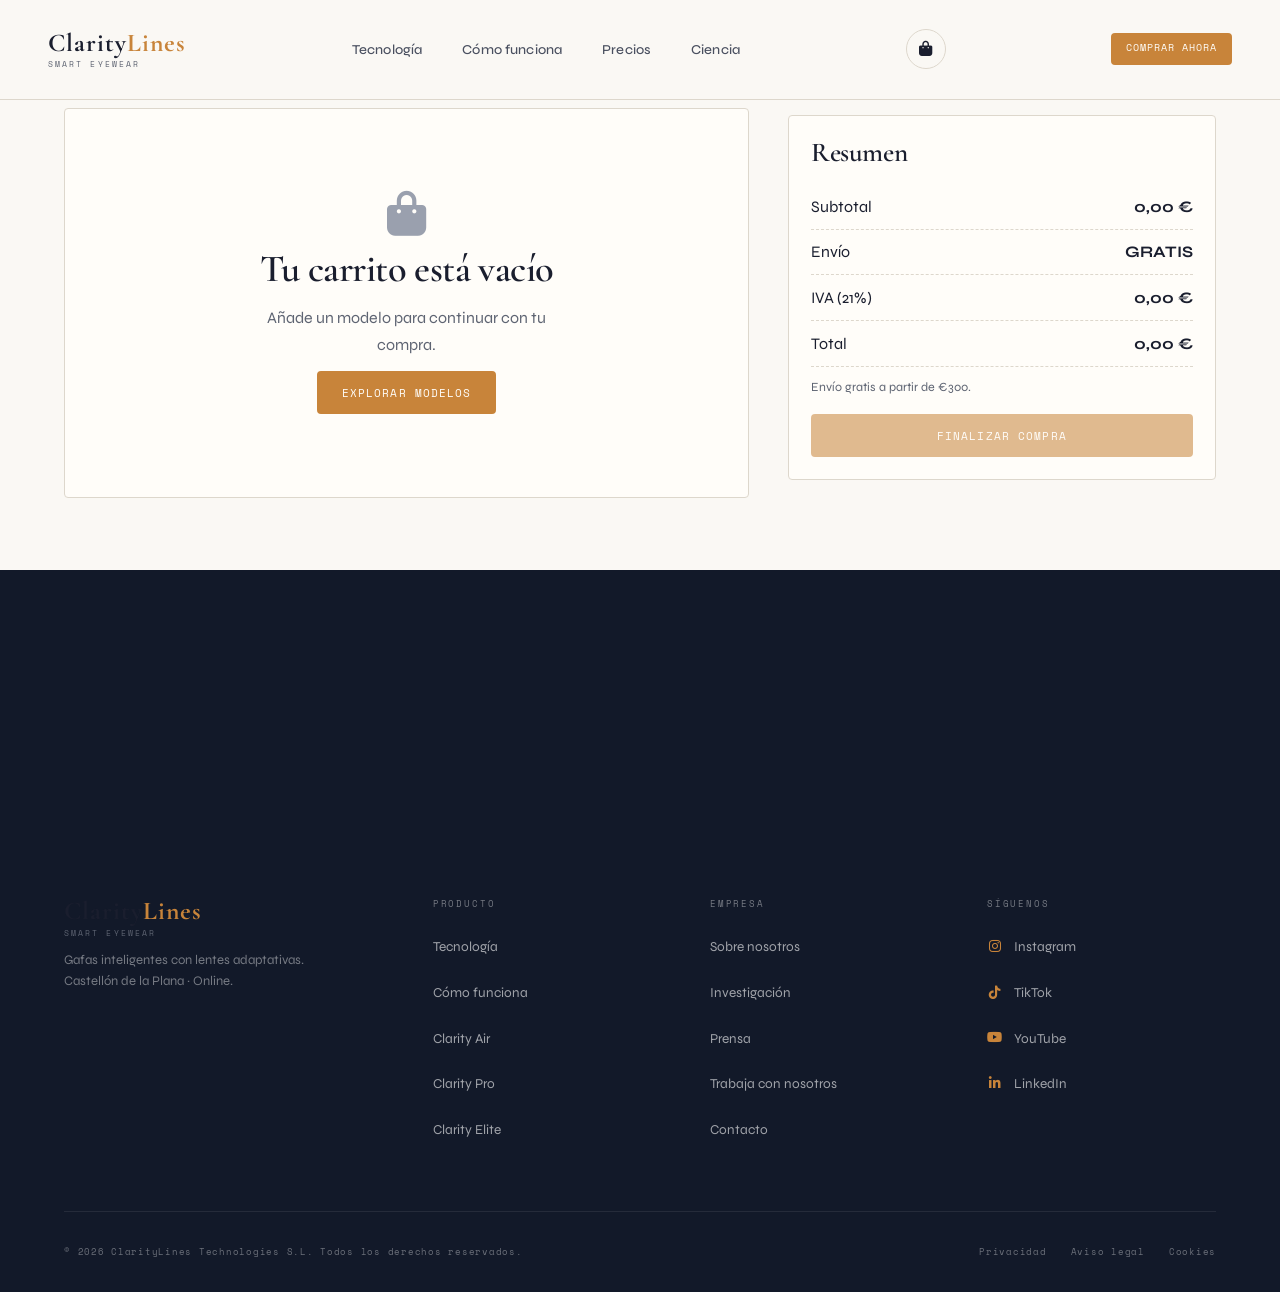
<file: carrito.html>
<!DOCTYPE html>
<html lang="es">
<head>

  <meta charset="UTF-8" />
  <meta name="viewport" content="width=device-width, initial-scale=1.0" />
  <title>Carrito — ClarityLines</title>
  <meta name="description" content="Revisa tu carrito de compra en ClarityLines." />
  <meta name="robots" content="noindex, follow" />

  <link rel="preconnect" href="https://fonts.googleapis.com" />
  <link rel="preconnect" href="https://fonts.gstatic.com" crossorigin />
  <link href="https://fonts.googleapis.com/css2?family=Cormorant+Garamond:ital,wght@0,300;0,400;0,600;0,700;1,300;1,400;1,600&family=Syne:wght@400;500;600;700;800&family=Space+Mono:wght@400;700&display=swap" rel="stylesheet" />
  <link rel="stylesheet" href="https://cdnjs.cloudflare.com/ajax/libs/font-awesome/6.5.0/css/all.min.css" />

  <link rel="stylesheet" href="styles/style.css" />
  <link rel="stylesheet" href="styles/carrito.css" />
</head>
<body class="header-on-light">

<div class="progress-bar" id="progress-bar" aria-hidden="true"></div>

<header class="site-header" id="site-header">
  <div class="header-inner">
    <a href="index.html" class="logo" aria-label="ClarityLines inicio">
      <span class="logo-main">Clarity<span>Lines</span></span>
      <span class="logo-sub">Smart Eyewear</span>
    </a>

    <nav class="main-nav" aria-label="Navegación principal">
      <ul>
        <li><a href="index.html#features">Tecnología</a></li>
        <li><a href="index.html#how-it-works">Cómo funciona</a></li>
        <li><a href="index.html#pricing">Precios</a></li>
        <li><a href="index.html#avalada">Ciencia</a></li>
      </ul>
    </nav>

    <a href="carrito.html" class="cart-icon" id="cart-icon" aria-label="Carrito">
      <i class="fas fa-bag-shopping" aria-hidden="true"></i>
      <span class="cart-count" id="cart-count">0</span>
    </a>

    <div class="header-actions">
      <a href="index.html#pricing" class="btn btn--amber btn--header">Comprar ahora</a>
      <button class="hamburger" id="hamburger" aria-label="Abrir menú" aria-expanded="false">
        <span></span><span></span><span></span>
      </button>
    </div>
  </div>

  <div class="mobile-nav" id="mobile-nav">
    <ul>
      <li><a href="index.html#features">Tecnología</a></li>
      <li><a href="index.html#how-it-works">Cómo funciona</a></li>
      <li><a href="index.html#pricing">Precios</a></li>
      <li><a href="index.html#avalada">Ciencia</a></li>
    </ul>
  </div>
</header>

<main class="cart-main">
  <section id="cart-section" class="cart-wrap" aria-label="Carrito de compra">
    <div class="cart-box" id="cart-content"></div>

    <aside class="cart-summary" aria-label="Resumen del pedido">
      <h2>Resumen</h2>
      <div class="summary-line"><span>Subtotal</span><strong id="sum-subtotal">€0.00</strong></div>
      <div class="summary-line"><span>Envío</span><strong id="sum-shipping">€0.00</strong></div>
      <div class="summary-line"><span>IVA (21%)</span><strong id="sum-iva">€0.00</strong></div>
      <div class="summary-line"><span>Total</span><strong id="sum-total">€0.00</strong></div>
      <p class="summary-note">Envío gratis a partir de €300.</p>
      <div class="summary-actions">
        <a href="checkout.html" id="checkout-btn" class="btn btn--amber btn--full">Finalizar compra</a>
      </div>
    </aside>
  </section>
</main>

<footer class="site-footer" id="site-footer">

  <div class="footer-newsletter reveal">
    <div class="newsletter-text">
      <h3>Mantente al día<br /><em>con ClarityLines</em></h3>
      <p>Novedades de producto, guías de salud visual y ofertas exclusivas para suscriptores.</p>
    </div>
    <div id="newsletter-form">
      <div class="newsletter-input-wrap" id="newsletter-input-wrap">
        <input type="email" id="newsletter-email" placeholder="Tu correo electrónico" aria-label="Correo electrónico para newsletter" />
        <button id="newsletter-btn" class="btn btn--amber btn--newsletter">Suscribirse</button>
      </div>
    </div>
  </div>

  <div class="footer-nav-grid">
    <div class="footer-brand">
      <a href="index.html" class="logo" aria-label="ClarityLines inicio">
        <span class="logo-main">Clarity<span>Lines</span></span>
        <span class="logo-sub">Smart Eyewear</span>
      </a>
      <p class="footer-tagline">Gafas inteligentes con lentes adaptativas.<br />Castellón de la Plana · Online.</p>
    </div>

    <div class="footer-col">
      <h4 class="footer-col-title">Producto</h4>
      <ul>
        <li><a href="index.html#features">Tecnología</a></li>
        <li><a href="index.html#how-it-works">Cómo funciona</a></li>
        <li><a href="pages/clarity-air.html">Clarity Air</a></li>
        <li><a href="pages/clarity-pro.html">Clarity Pro</a></li>
        <li><a href="pages/clarity-elite.html">Clarity Elite</a></li>
      </ul>
    </div>

    <div class="footer-col">
      <h4 class="footer-col-title">Empresa</h4>
      <ul>
        <li><a href="pages/sobre-nosotros.html">Sobre nosotros</a></li>
        <li><a href="pages/investigacion.html">Investigación</a></li>
        <li><a href="pages/prensa.html">Prensa</a></li>
        <li><a href="pages/trabaja-con-nosotros.html">Trabaja con nosotros</a></li>
        <li><a href="pages/contacto.html">Contacto</a></li>
      </ul>
    </div>

    <div class="footer-col">
      <h4 class="footer-col-title">Síguenos</h4>
      <ul class="footer-social">
        <li><a href="#" aria-label="Instagram"><i class="fab fa-instagram" aria-hidden="true"></i> Instagram</a></li>
        <li><a href="#" aria-label="TikTok"><i class="fab fa-tiktok" aria-hidden="true"></i> TikTok</a></li>
        <li><a href="#" aria-label="YouTube"><i class="fab fa-youtube" aria-hidden="true"></i> YouTube</a></li>
        <li><a href="#" aria-label="LinkedIn"><i class="fab fa-linkedin-in" aria-hidden="true"></i> LinkedIn</a></li>
      </ul>
    </div>
  </div>

  <div class="footer-legal">
    <p>&copy; <span id="footer-year"></span> ClarityLines Technologies S.L. Todos los derechos reservados.</p>
    <ul>
      <li><a href="pages/privacidad.html">Privacidad</a></li>
      <li><a href="pages/aviso-legal.html">Aviso legal</a></li>
      <li><a href="pages/cookies.html">Cookies</a></li>
    </ul>
  </div>
</footer>

<script src="scripts/carrito.js"></script>
<script>
(function () {
  'use strict';

  function formatEUR(value) {
    return new Intl.NumberFormat('es-ES', {
      style: 'currency',
      currency: 'EUR'
    }).format(value);
  }

  function getShipping(subtotal) {
    return subtotal >= 300 || subtotal === 0 ? 0 : 19.90;
  }

  function updateBadge() {
    var badge = document.getElementById('cart-count');
    if (!badge || !window.CL_CART) return;

    var count = window.CL_CART.getCount();
    badge.textContent = String(count);
    badge.style.display = count === 0 ? 'none' : 'inline-flex';
  }

  function renderSummary(subtotal) {
    var shipping = getShipping(subtotal);
    var iva = (subtotal + shipping) * 0.21;
    var total = subtotal + shipping + iva;

    document.getElementById('sum-subtotal').textContent = formatEUR(subtotal);
    document.getElementById('sum-shipping').textContent = shipping === 0 ? 'GRATIS' : formatEUR(shipping);
    document.getElementById('sum-iva').textContent = formatEUR(iva);
    document.getElementById('sum-total').textContent = formatEUR(total);

    var checkoutBtn = document.getElementById('checkout-btn');
    checkoutBtn.style.pointerEvents = subtotal > 0 ? 'auto' : 'none';
    checkoutBtn.style.opacity = subtotal > 0 ? '1' : '0.55';
  }

  function renderEmpty(container) {
    container.innerHTML =
      '<div class="cart-empty">' +
      '<i class="fas fa-bag-shopping" aria-hidden="true"></i>' +
      '<h2>Tu carrito está vacío</h2>' +
      '<p>Añade un modelo para continuar con tu compra.</p>' +
      '<a href="index.html#pricing" class="btn btn--amber">Explorar modelos</a>' +
      '</div>';
  }

  function renderTable(container, items) {
    var rows = items.map(function (item) {
      return '' +
        '<tr>' +
          '<td>' +
            '<div class="cart-prod">' +
              '<div class="cart-thumb" aria-hidden="true"></div>' +
              '<div>' +
                '<div class="cart-prod-name">' + item.product.name + '</div>' +
                '<div class="cart-prod-desc">' + item.product.description + '</div>' +
              '</div>' +
            '</div>' +
          '</td>' +
          '<td>' + formatEUR(item.price) + '</td>' +
          '<td><input class="cart-qty" type="number" min="1" max="5" value="' + item.qty + '" data-qty-for="' + item.productId + '" aria-label="Cantidad de ' + item.product.name + '" /></td>' +
          '<td>' + formatEUR(item.subtotal) + '</td>' +
          '<td><button class="cart-remove" data-remove="' + item.productId + '" aria-label="Eliminar ' + item.product.name + '"><i class="fas fa-trash" aria-hidden="true"></i></button></td>' +
        '</tr>';
    }).join('');

    container.innerHTML =
      '<table class="cart-table" aria-label="Productos en el carrito">' +
      '<thead><tr><th>Producto</th><th>Precio</th><th>Cantidad</th><th>Subtotal</th><th>Acciones</th></tr></thead>' +
      '<tbody>' + rows + '</tbody>' +
      '</table>';
  }

  function renderCart() {
    if (!window.CL_CART) return;

    var container = document.getElementById('cart-content');
    var items = window.CL_CART.getCart();
    var subtotal = window.CL_CART.getTotal();

    if (!items.length) {
      renderEmpty(container);
    } else {
      renderTable(container, items);
    }

    renderSummary(subtotal);
    updateBadge();
  }

  function setupEvents() {
    document.addEventListener('click', function (event) {
      var removeBtn = event.target.closest('[data-remove]');
      if (!removeBtn || !window.CL_CART) return;
      window.CL_CART.removeItem(removeBtn.getAttribute('data-remove'));
    });

    document.addEventListener('change', function (event) {
      var qtyInput = event.target.closest('[data-qty-for]');
      if (!qtyInput || !window.CL_CART) return;
      window.CL_CART.updateQty(qtyInput.getAttribute('data-qty-for'), qtyInput.value);
    });

    window.addEventListener('cl:cart:updated', renderCart);
  }

  (function initCommon() {
    var header = document.getElementById('site-header');
    if (header) {
      document.documentElement.style.setProperty('--cl-header-h', header.offsetHeight + 'px');
      window.addEventListener('scroll', function () {
        header.classList.toggle('scrolled', window.scrollY > 70);
      }, { passive: true });
    }

    var el = document.getElementById('footer-year');
    if (el) el.textContent = new Date().getFullYear();

    var btn = document.getElementById('hamburger');
    var nav = document.getElementById('mobile-nav');
    if (btn && nav) {
      btn.addEventListener('click', function () {
        var open = nav.classList.toggle('open');
        btn.setAttribute('aria-expanded', String(open));
      });
    }
  })();

  setupEvents();
  renderCart();
})();
</script>
</body>
</html>
</file>
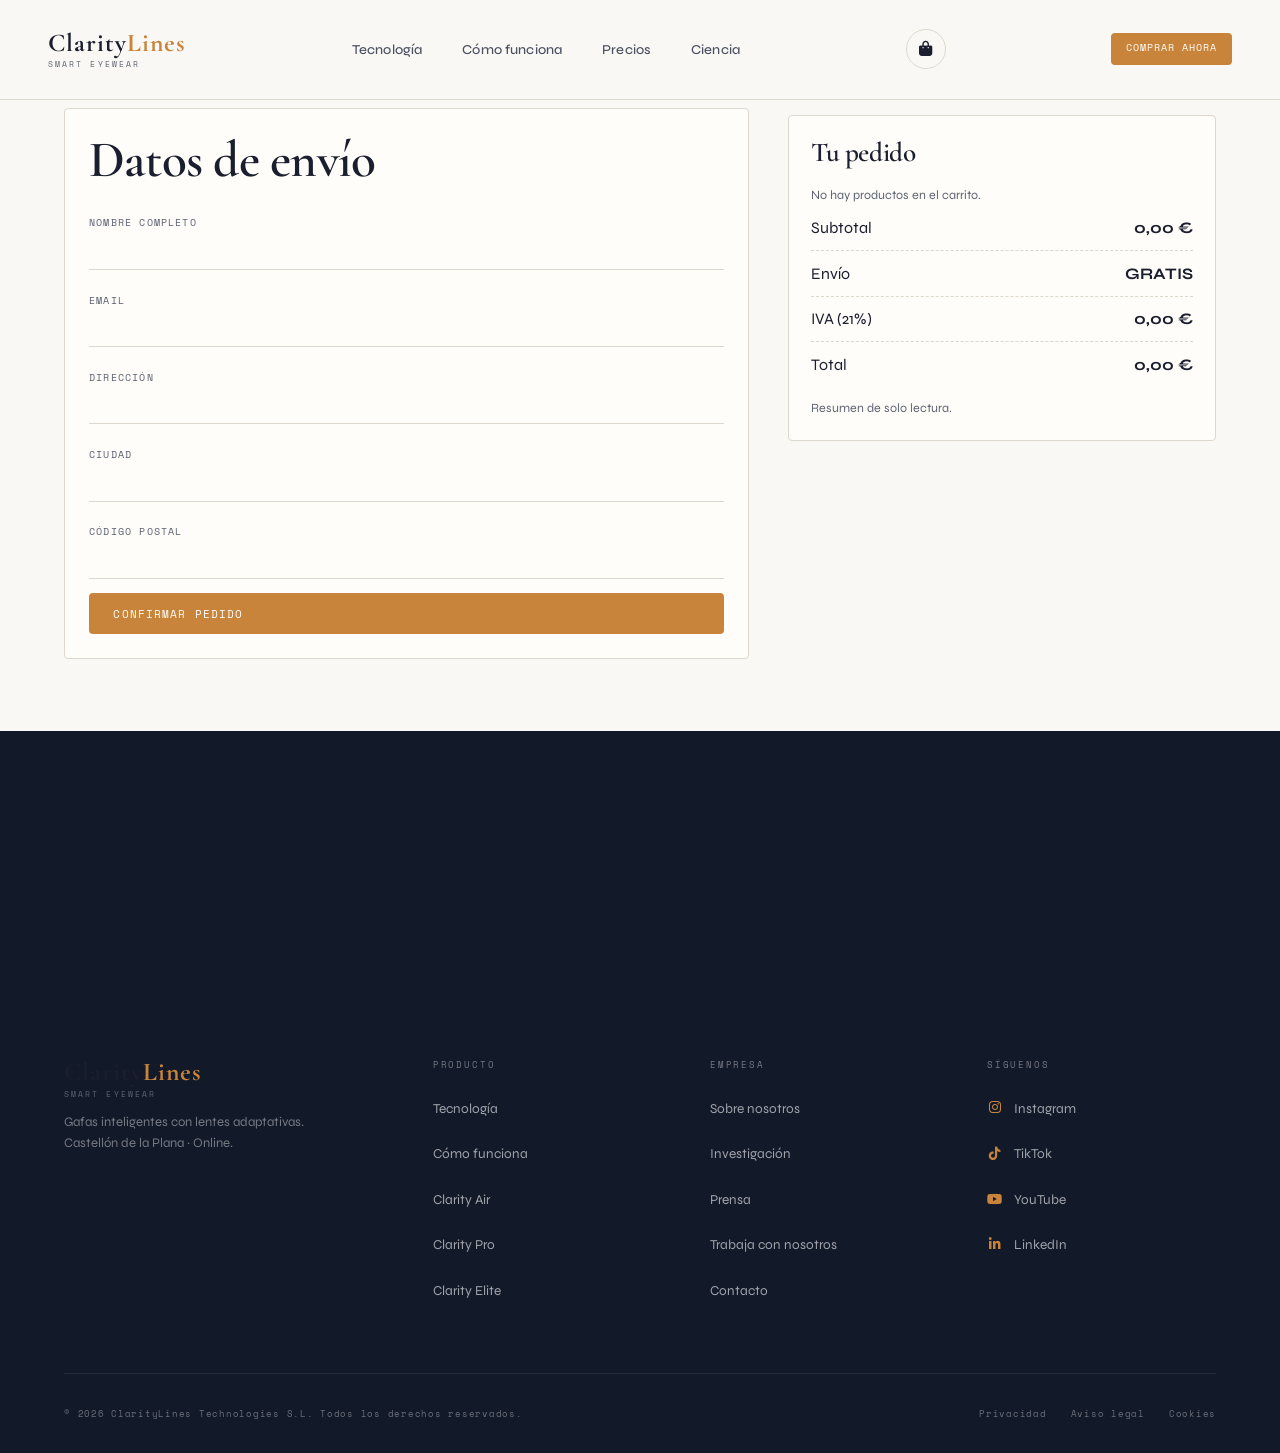
<file: checkout.html>
<!DOCTYPE html>
<html lang="es">
<head>

  <meta charset="UTF-8" />
  <meta name="viewport" content="width=device-width, initial-scale=1.0" />
  <title>Checkout — ClarityLines</title>
  <meta name="description" content="Finaliza tu compra en ClarityLines." />
  <meta name="robots" content="noindex, follow" />

  <link rel="preconnect" href="https://fonts.googleapis.com" />
  <link rel="preconnect" href="https://fonts.gstatic.com" crossorigin />
  <link href="https://fonts.googleapis.com/css2?family=Cormorant+Garamond:ital,wght@0,300;0,400;0,600;0,700;1,300;1,400;1,600&family=Syne:wght@400;500;600;700;800&family=Space+Mono:wght@400;700&display=swap" rel="stylesheet" />
  <link rel="stylesheet" href="https://cdnjs.cloudflare.com/ajax/libs/font-awesome/6.5.0/css/all.min.css" />

  <link rel="stylesheet" href="styles/style.css" />
  <link rel="stylesheet" href="styles/carrito.css" />
</head>
<body class="header-on-light">

<div class="progress-bar" id="progress-bar" aria-hidden="true"></div>

<header class="site-header" id="site-header">
  <div class="header-inner">
    <a href="index.html" class="logo" aria-label="ClarityLines inicio">
      <span class="logo-main">Clarity<span>Lines</span></span>
      <span class="logo-sub">Smart Eyewear</span>
    </a>

    <nav class="main-nav" aria-label="Navegación principal">
      <ul>
        <li><a href="index.html#features">Tecnología</a></li>
        <li><a href="index.html#how-it-works">Cómo funciona</a></li>
        <li><a href="index.html#pricing">Precios</a></li>
        <li><a href="index.html#avalada">Ciencia</a></li>
      </ul>
    </nav>

    <a href="carrito.html" class="cart-icon" id="cart-icon" aria-label="Carrito">
      <i class="fas fa-bag-shopping" aria-hidden="true"></i>
      <span class="cart-count" id="cart-count">0</span>
    </a>

    <div class="header-actions">
      <a href="index.html#pricing" class="btn btn--amber btn--header">Comprar ahora</a>
      <button class="hamburger" id="hamburger" aria-label="Abrir menú" aria-expanded="false">
        <span></span><span></span><span></span>
      </button>
    </div>
  </div>

  <div class="mobile-nav" id="mobile-nav">
    <ul>
      <li><a href="index.html#features">Tecnología</a></li>
      <li><a href="index.html#how-it-works">Cómo funciona</a></li>
      <li><a href="index.html#pricing">Precios</a></li>
      <li><a href="index.html#avalada">Ciencia</a></li>
    </ul>
  </div>
</header>

<main class="checkout-main">
  <section class="checkout-wrap" aria-label="Checkout">
    <div class="checkout-box" id="checkout-panel">
      <h1 class="section-title" style="margin-bottom: 1.2rem;">Datos de envío</h1>
      <form id="checkout-form" class="checkout-form" novalidate>
        <div>
          <label for="full-name">Nombre completo</label>
          <input id="full-name" name="full-name" type="text" required />
        </div>
        <div>
          <label for="email">Email</label>
          <input id="email" name="email" type="email" required />
        </div>
        <div>
          <label for="address">Dirección</label>
          <input id="address" name="address" type="text" required />
        </div>
        <div>
          <label for="city">Ciudad</label>
          <input id="city" name="city" type="text" required />
        </div>
        <div>
          <label for="postal">Código postal</label>
          <input id="postal" name="postal" type="text" required />
        </div>
        <button type="submit" class="btn btn--amber">Confirmar pedido</button>
      </form>
    </div>

    <aside class="checkout-summary" aria-label="Resumen del pedido">
      <h2>Tu pedido</h2>
      <div id="checkout-items"></div>
      <div class="summary-line"><span>Subtotal</span><strong id="co-subtotal">€0.00</strong></div>
      <div class="summary-line"><span>Envío</span><strong id="co-shipping">€0.00</strong></div>
      <div class="summary-line"><span>IVA (21%)</span><strong id="co-iva">€0.00</strong></div>
      <div class="summary-line"><span>Total</span><strong id="co-total">€0.00</strong></div>
      <p class="summary-note">Resumen de solo lectura.</p>
    </aside>
  </section>
</main>

<footer class="site-footer" id="site-footer">

  <div class="footer-newsletter reveal">
    <div class="newsletter-text">
      <h3>Mantente al día<br /><em>con ClarityLines</em></h3>
      <p>Novedades de producto, guías de salud visual y ofertas exclusivas para suscriptores.</p>
    </div>
    <div id="newsletter-form">
      <div class="newsletter-input-wrap" id="newsletter-input-wrap">
        <input type="email" id="newsletter-email" placeholder="Tu correo electrónico" aria-label="Correo electrónico para newsletter" />
        <button id="newsletter-btn" class="btn btn--amber btn--newsletter">Suscribirse</button>
      </div>
    </div>
  </div>

  <div class="footer-nav-grid">
    <div class="footer-brand">
      <a href="index.html" class="logo" aria-label="ClarityLines inicio">
        <span class="logo-main">Clarity<span>Lines</span></span>
        <span class="logo-sub">Smart Eyewear</span>
      </a>
      <p class="footer-tagline">Gafas inteligentes con lentes adaptativas.<br />Castellón de la Plana · Online.</p>
    </div>

    <div class="footer-col">
      <h4 class="footer-col-title">Producto</h4>
      <ul>
        <li><a href="index.html#features">Tecnología</a></li>
        <li><a href="index.html#how-it-works">Cómo funciona</a></li>
        <li><a href="pages/clarity-air.html">Clarity Air</a></li>
        <li><a href="pages/clarity-pro.html">Clarity Pro</a></li>
        <li><a href="pages/clarity-elite.html">Clarity Elite</a></li>
      </ul>
    </div>

    <div class="footer-col">
      <h4 class="footer-col-title">Empresa</h4>
      <ul>
        <li><a href="pages/sobre-nosotros.html">Sobre nosotros</a></li>
        <li><a href="pages/investigacion.html">Investigación</a></li>
        <li><a href="pages/prensa.html">Prensa</a></li>
        <li><a href="pages/trabaja-con-nosotros.html">Trabaja con nosotros</a></li>
        <li><a href="pages/contacto.html">Contacto</a></li>
      </ul>
    </div>

    <div class="footer-col">
      <h4 class="footer-col-title">Síguenos</h4>
      <ul class="footer-social">
        <li><a href="#" aria-label="Instagram"><i class="fab fa-instagram" aria-hidden="true"></i> Instagram</a></li>
        <li><a href="#" aria-label="TikTok"><i class="fab fa-tiktok" aria-hidden="true"></i> TikTok</a></li>
        <li><a href="#" aria-label="YouTube"><i class="fab fa-youtube" aria-hidden="true"></i> YouTube</a></li>
        <li><a href="#" aria-label="LinkedIn"><i class="fab fa-linkedin-in" aria-hidden="true"></i> LinkedIn</a></li>
      </ul>
    </div>
  </div>

  <div class="footer-legal">
    <p>&copy; <span id="footer-year"></span> ClarityLines Technologies S.L. Todos los derechos reservados.</p>
    <ul>
      <li><a href="pages/privacidad.html">Privacidad</a></li>
      <li><a href="pages/aviso-legal.html">Aviso legal</a></li>
      <li><a href="pages/cookies.html">Cookies</a></li>
    </ul>
  </div>
</footer>

<script src="scripts/carrito.js"></script>
<script>
(function () {
  'use strict';

  var confirmedSnapshot = null;

  function formatEUR(value) {
    return new Intl.NumberFormat('es-ES', {
      style: 'currency',
      currency: 'EUR'
    }).format(value);
  }

  function getShipping(subtotal) {
    return subtotal >= 300 || subtotal === 0 ? 0 : 19.90;
  }

  function updateBadge() {
    var badge = document.getElementById('cart-count');
    if (!badge || !window.CL_CART) return;

    var count = window.CL_CART.getCount();
    badge.textContent = String(count);
    badge.style.display = count === 0 ? 'none' : 'inline-flex';
  }

  function renderSummary() {
    var items = confirmedSnapshot ? confirmedSnapshot.items : window.CL_CART.getCart();
    var subtotal = confirmedSnapshot ? confirmedSnapshot.subtotal : window.CL_CART.getTotal();
    var shipping = getShipping(subtotal);
    var iva = (subtotal + shipping) * 0.21;
    var total = subtotal + shipping + iva;

    var wrap = document.getElementById('checkout-items');
    if (!items.length) {
      wrap.innerHTML = '<p class="summary-note">No hay productos en el carrito.</p>';
    } else {
      wrap.innerHTML = items.map(function (item) {
        return '<div class="summary-line"><span>' + item.product.name + ' × ' + item.qty + '</span><strong>' + formatEUR(item.subtotal) + '</strong></div>';
      }).join('');
    }

    document.getElementById('co-subtotal').textContent = formatEUR(subtotal);
    document.getElementById('co-shipping').textContent = shipping === 0 ? 'GRATIS' : formatEUR(shipping);
    document.getElementById('co-iva').textContent = formatEUR(iva);
    document.getElementById('co-total').textContent = formatEUR(total);
  }

  function showConfirmation() {
    var order = '#CL-' + Math.floor(1000 + Math.random() * 9000);
    var panel = document.getElementById('checkout-panel');

    confirmedSnapshot = {
      items: window.CL_CART.getCart(),
      subtotal: window.CL_CART.getTotal()
    };

    var finalShipping = getShipping(confirmedSnapshot.subtotal);
    var finalIva = (confirmedSnapshot.subtotal + finalShipping) * 0.21;
    var finalTotal = confirmedSnapshot.subtotal + finalShipping + finalIva;

    localStorage.setItem('cl_cart', JSON.stringify([]));
    window.dispatchEvent(new CustomEvent('cl:cart:updated'));

    panel.innerHTML =
      '<div class="confirmation">' +
        '<i class="fas fa-circle-check" aria-hidden="true"></i>' +
        '<h2>Pedido confirmado</h2>' +
        '<p>Tu pedido ha sido confirmado. Recibirás un email en breve.</p>' +
        '<p>Importe final: <strong>' + formatEUR(finalTotal) + '</strong></p>' +
        '<div class="order-id">' + order + '</div>' +
      '</div>';

    renderSummary();
    updateBadge();
  }

  function initForm() {
    var form = document.getElementById('checkout-form');
    if (!form) return;

    form.addEventListener('submit', function (event) {
      event.preventDefault();
      if (!form.checkValidity()) {
        form.reportValidity();
        return;
      }
      showConfirmation();
    });
  }

  (function initCommon() {
    var header = document.getElementById('site-header');
    if (header) {
      document.documentElement.style.setProperty('--cl-header-h', header.offsetHeight + 'px');
      window.addEventListener('scroll', function () {
        header.classList.toggle('scrolled', window.scrollY > 70);
      }, { passive: true });
    }

    var el = document.getElementById('footer-year');
    if (el) el.textContent = new Date().getFullYear();

    var btn = document.getElementById('hamburger');
    var nav = document.getElementById('mobile-nav');
    if (btn && nav) {
      btn.addEventListener('click', function () {
        var open = nav.classList.toggle('open');
        btn.setAttribute('aria-expanded', String(open));
      });
    }
  })();

  window.addEventListener('cl:cart:updated', function () {
    updateBadge();
    renderSummary();
  });

  initForm();
  updateBadge();
  renderSummary();
})();
</script>
</body>
</html>
</file>
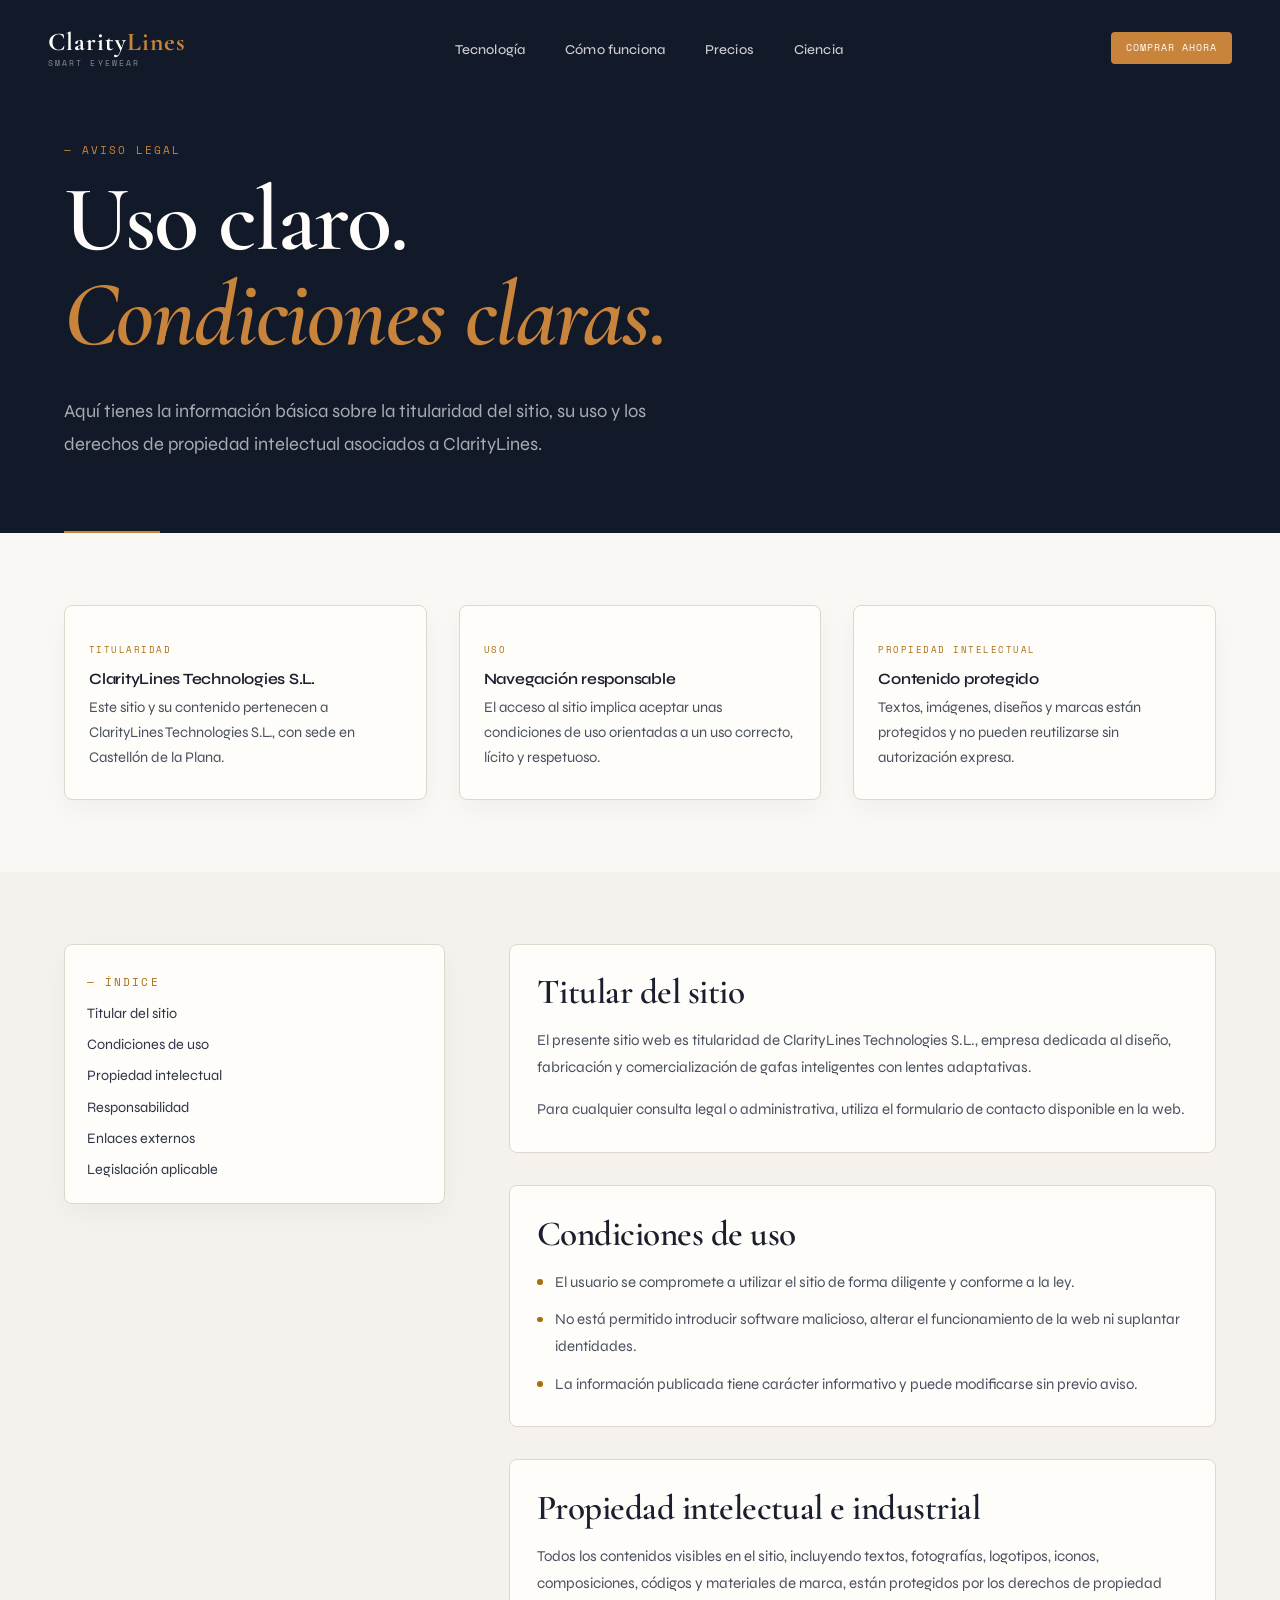
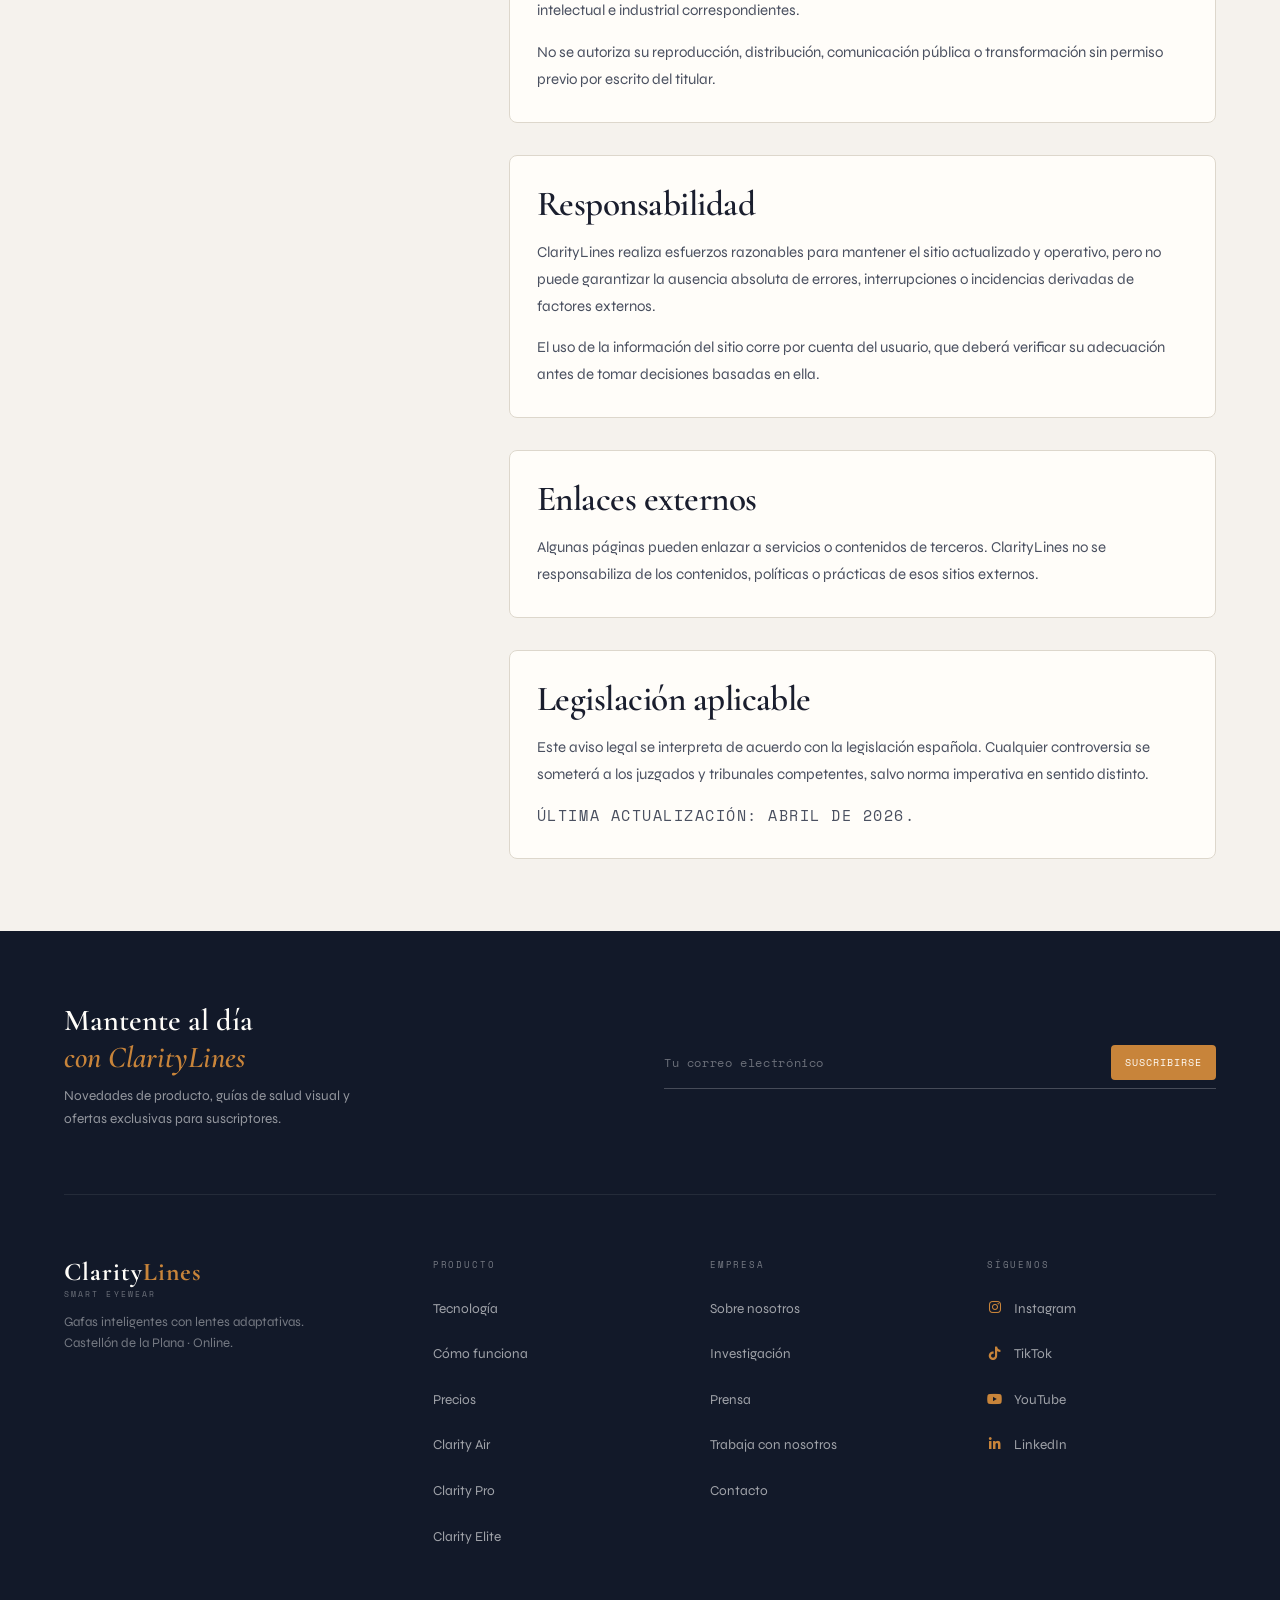
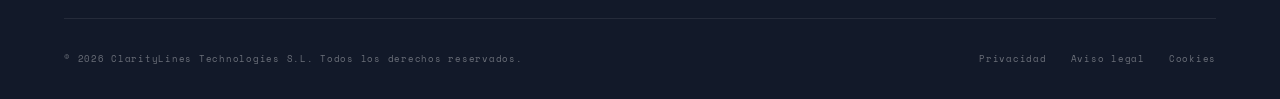
<file: pages/aviso-legal.html>
<!DOCTYPE html>
<html lang="es">
<head>

  <meta charset="UTF-8" />
  <meta name="viewport" content="width=device-width, initial-scale=1.0" />
  <title>Aviso legal — ClarityLines Technologies S.L.</title>
  <meta name="description" content="Aviso legal de ClarityLines Technologies S.L. Consulta la titularidad del sitio, las condiciones de uso y la información sobre propiedad intelectual." />
  <meta name="robots" content="index, follow" />
  <link rel="canonical" href="https://www.claritylines.es/aviso-legal.html" />

  <!-- Google Fonts -->
  <link rel="preconnect" href="https://fonts.googleapis.com" />
  <link rel="preconnect" href="https://fonts.gstatic.com" crossorigin />
  <link href="https://fonts.googleapis.com/css2?family=Cormorant+Garamond:ital,wght@0,300;0,400;0,600;0,700;1,300;1,400;1,600&family=Syne:wght@400;500;600;700;800&family=Space+Mono:wght@400;700&display=swap" rel="stylesheet" />

  <!-- Font Awesome 6 Free -->
  <link rel="stylesheet" href="https://cdnjs.cloudflare.com/ajax/libs/font-awesome/6.5.0/css/all.min.css" />

  <!-- Estilos -->
  <link rel="stylesheet" href="../styles/style.css" />
  <link rel="stylesheet" href="../styles/legal.css" />
</head>
<body>

<div class="progress-bar" id="progress-bar" aria-hidden="true"></div>

<header class="site-header" id="site-header">
  <div class="header-inner">
    <a href="../index.html" class="logo" aria-label="ClarityLines inicio">
      <span class="logo-main">Clarity<span>Lines</span></span>
      <span class="logo-sub">Smart Eyewear</span>
    </a>

    <nav class="main-nav" aria-label="Navegación principal">
      <ul>
        <li><a href="../index.html#features">Tecnología</a></li>
        <li><a href="../index.html#how-it-works">Cómo funciona</a></li>
        <li><a href="../index.html#pricing">Precios</a></li>
        <li><a href="../index.html#avalada">Ciencia</a></li>
      </ul>
    </nav>

    <div class="header-actions">
      <a href="../index.html#pricing" class="btn btn--amber btn--header">Comprar ahora</a>
      <button class="hamburger" id="hamburger" aria-label="Abrir menú" aria-expanded="false">
        <span></span><span></span><span></span>
      </button>
    </div>
  </div>

  <div class="mobile-nav" id="mobile-nav">
    <ul>
      <li><a href="../index.html#features">Tecnología</a></li>
      <li><a href="../index.html#how-it-works">Cómo funciona</a></li>
      <li><a href="../index.html#pricing">Precios</a></li>
      <li><a href="../index.html#avalada">Ciencia</a></li>
    </ul>
  </div>
</header>

<section class="page-hero" aria-label="Cabecera de página Aviso legal">
  <div class="page-hero-inner">
    <span class="label reveal">— Aviso legal</span>
    <h1 class="page-hero-title reveal">Uso claro.<br /><em>Condiciones claras.</em></h1>
    <p class="page-hero-sub reveal">
      Aquí tienes la información básica sobre la titularidad del sitio, su uso y los derechos de propiedad intelectual asociados a ClarityLines.
    </p>
  </div>
</section>

<section class="legal-summary section" aria-label="Resumen del aviso legal">
  <div class="legal-summary-grid">
    <article class="legal-summary-card reveal">
      <span class="legal-card-kicker">Titularidad</span>
      <h2>ClarityLines Technologies S.L.</h2>
      <p>Este sitio y su contenido pertenecen a ClarityLines Technologies S.L., con sede en Castellón de la Plana.</p>
    </article>
    <article class="legal-summary-card reveal">
      <span class="legal-card-kicker">Uso</span>
      <h2>Navegación responsable</h2>
      <p>El acceso al sitio implica aceptar unas condiciones de uso orientadas a un uso correcto, lícito y respetuoso.</p>
    </article>
    <article class="legal-summary-card reveal">
      <span class="legal-card-kicker">Propiedad intelectual</span>
      <h2>Contenido protegido</h2>
      <p>Textos, imágenes, diseños y marcas están protegidos y no pueden reutilizarse sin autorización expresa.</p>
    </article>
  </div>
</section>

<section class="legal-layout section" aria-labelledby="aviso-title">
  <div class="legal-layout-inner">
    <aside class="legal-toc reveal" aria-label="Índice del aviso legal">
      <span class="label">— Índice</span>
      <ul>
        <li><a href="#titular">Titular del sitio</a></li>
        <li><a href="#condiciones">Condiciones de uso</a></li>
        <li><a href="#propiedad">Propiedad intelectual</a></li>
        <li><a href="#responsabilidad">Responsabilidad</a></li>
        <li><a href="#enlaces">Enlaces externos</a></li>
        <li><a href="#ley">Legislación aplicable</a></li>
      </ul>
    </aside>

    <div class="legal-content">
      <article class="legal-block reveal" id="titular">
        <h2 id="aviso-title">Titular del sitio</h2>
        <p>El presente sitio web es titularidad de ClarityLines Technologies S.L., empresa dedicada al diseño, fabricación y comercialización de gafas inteligentes con lentes adaptativas.</p>
        <p>Para cualquier consulta legal o administrativa, utiliza el formulario de contacto disponible en la web.</p>
      </article>

      <article class="legal-block reveal" id="condiciones">
        <h2>Condiciones de uso</h2>
        <ul class="legal-list">
          <li>El usuario se compromete a utilizar el sitio de forma diligente y conforme a la ley.</li>
          <li>No está permitido introducir software malicioso, alterar el funcionamiento de la web ni suplantar identidades.</li>
          <li>La información publicada tiene carácter informativo y puede modificarse sin previo aviso.</li>
        </ul>
      </article>

      <article class="legal-block reveal" id="propiedad">
        <h2>Propiedad intelectual e industrial</h2>
        <p>Todos los contenidos visibles en el sitio, incluyendo textos, fotografías, logotipos, iconos, composiciones, códigos y materiales de marca, están protegidos por los derechos de propiedad intelectual e industrial correspondientes.</p>
        <p>No se autoriza su reproducción, distribución, comunicación pública o transformación sin permiso previo por escrito del titular.</p>
      </article>

      <article class="legal-block reveal" id="responsabilidad">
        <h2>Responsabilidad</h2>
        <p>ClarityLines realiza esfuerzos razonables para mantener el sitio actualizado y operativo, pero no puede garantizar la ausencia absoluta de errores, interrupciones o incidencias derivadas de factores externos.</p>
        <p>El uso de la información del sitio corre por cuenta del usuario, que deberá verificar su adecuación antes de tomar decisiones basadas en ella.</p>
      </article>

      <article class="legal-block reveal" id="enlaces">
        <h2>Enlaces externos</h2>
        <p>Algunas páginas pueden enlazar a servicios o contenidos de terceros. ClarityLines no se responsabiliza de los contenidos, políticas o prácticas de esos sitios externos.</p>
      </article>

      <article class="legal-block reveal" id="ley">
        <h2>Legislación aplicable</h2>
        <p>Este aviso legal se interpreta de acuerdo con la legislación española. Cualquier controversia se someterá a los juzgados y tribunales competentes, salvo norma imperativa en sentido distinto.</p>
        <p class="legal-footer-note">Última actualización: abril de 2026.</p>
      </article>
    </div>
  </div>
</section>

<footer class="site-footer" id="site-footer">
  <div class="footer-newsletter reveal">
    <div class="newsletter-text">
      <h3>Mantente al día<br /><em>con ClarityLines</em></h3>
      <p>Novedades de producto, guías de salud visual y ofertas exclusivas para suscriptores.</p>
    </div>
    <div id="newsletter-form">
      <div class="newsletter-input-wrap" id="newsletter-input-wrap">
        <input type="email" id="newsletter-email" placeholder="Tu correo electrónico" aria-label="Correo electrónico para newsletter" />
        <button id="newsletter-btn" class="btn btn--amber btn--newsletter">Suscribirse</button>
      </div>
    </div>
  </div>

  <div class="footer-nav-grid">
    <div class="footer-brand">
      <a href="../index.html" class="logo" aria-label="ClarityLines inicio">
        <span class="logo-main">Clarity<span>Lines</span></span>
        <span class="logo-sub">Smart Eyewear</span>
      </a>
      <p class="footer-tagline">Gafas inteligentes con lentes adaptativas.<br />Castellón de la Plana · Online.</p>
    </div>

    <div class="footer-col">
      <h4 class="footer-col-title">Producto</h4>
      <ul>
        <li><a href="../index.html#features">Tecnología</a></li>
        <li><a href="../index.html#how-it-works">Cómo funciona</a></li>
        <li><a href="../index.html#pricing">Precios</a></li>
        <li><a href="clarity-air.html">Clarity Air</a></li>
        <li><a href="clarity-pro.html">Clarity Pro</a></li>
        <li><a href="clarity-elite.html">Clarity Elite</a></li>
      </ul>
    </div>

    <div class="footer-col">
      <h4 class="footer-col-title">Empresa</h4>
      <ul>
        <li><a href="sobre-nosotros.html">Sobre nosotros</a></li>
        <li><a href="investigacion.html">Investigación</a></li>
        <li><a href="prensa.html">Prensa</a></li>
        <li><a href="trabaja-con-nosotros.html">Trabaja con nosotros</a></li>
        <li><a href="contacto.html">Contacto</a></li>
      </ul>
    </div>

    <div class="footer-col">
      <h4 class="footer-col-title">Síguenos</h4>
      <ul class="footer-social">
        <li><a href="#" aria-label="Instagram"><i class="fab fa-instagram" aria-hidden="true"></i> Instagram</a></li>
        <li><a href="#" aria-label="TikTok"><i class="fab fa-tiktok" aria-hidden="true"></i> TikTok</a></li>
        <li><a href="#" aria-label="YouTube"><i class="fab fa-youtube" aria-hidden="true"></i> YouTube</a></li>
        <li><a href="#" aria-label="LinkedIn"><i class="fab fa-linkedin-in" aria-hidden="true"></i> LinkedIn</a></li>
      </ul>
    </div>
  </div>

  <div class="footer-legal">
    <p>&copy; <span id="footer-year"></span> ClarityLines Technologies S.L. Todos los derechos reservados.</p>
    <ul>
      <li><a href="privacidad.html">Privacidad</a></li>
      <li><a href="aviso-legal.html">Aviso legal</a></li>
      <li><a href="cookies.html">Cookies</a></li>
    </ul>
  </div>
</footer>

<script src="../scripts/script.js"></script>
</body>
</html>
</file>
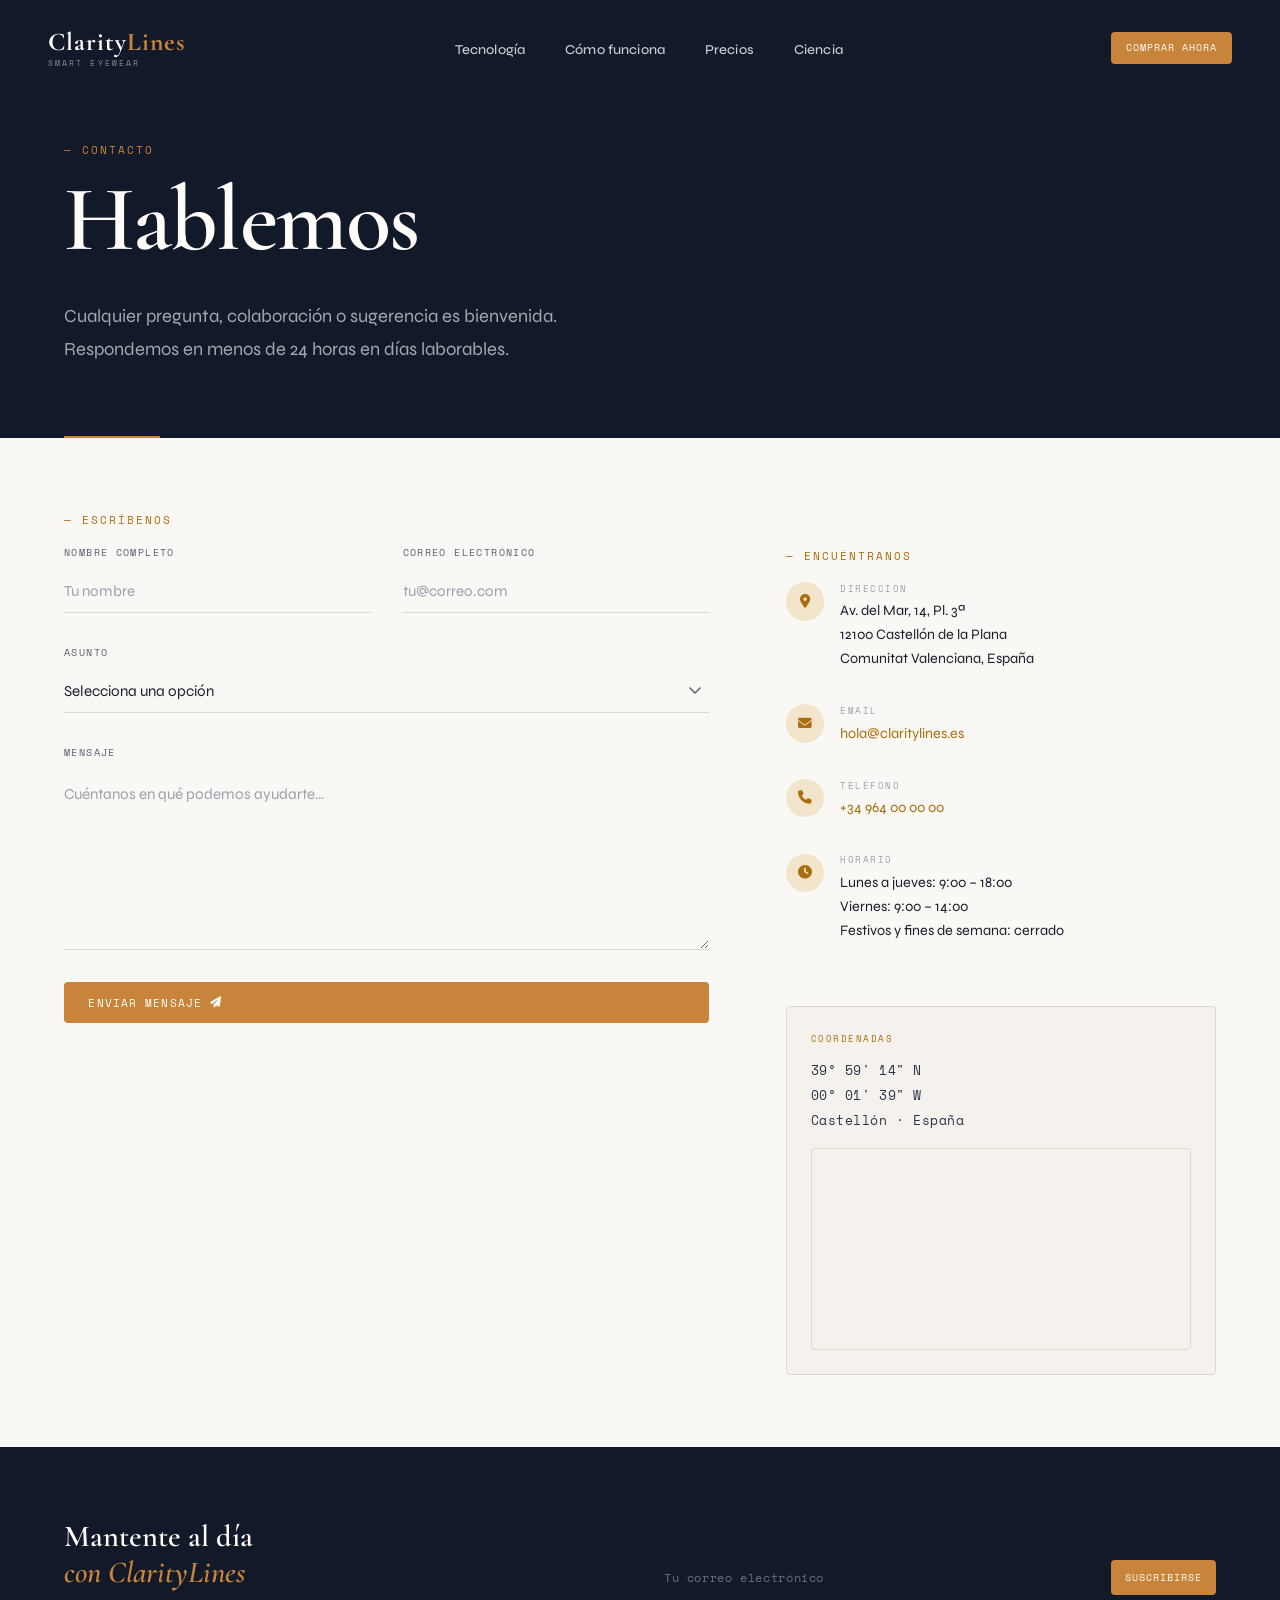
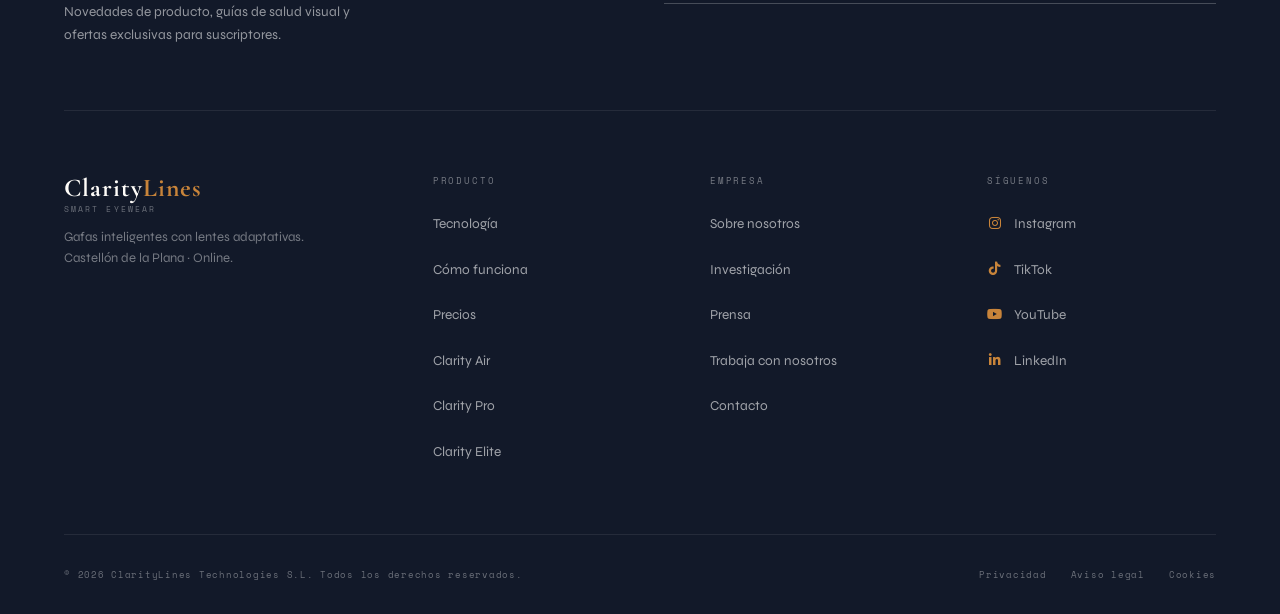
<file: pages/contacto.html>
<!DOCTYPE html>
<html lang="es">
<head>

  <meta charset="UTF-8" />
  <meta name="viewport" content="width=device-width, initial-scale=1.0" />
  <title>Contacto — ClarityLines Technologies S.L.</title>
  <meta name="description" content="Ponte en contacto con ClarityLines Technologies S.L. Escríbenos, llámanos o visítanos en Castellón de la Plana. Respondemos en menos de 24 horas." />
  <meta name="robots" content="index, follow" />
  <link rel="canonical" href="https://www.claritylines.es/contacto.html" />

  <!-- Google Fonts -->
  <link rel="preconnect" href="https://fonts.googleapis.com" />
  <link rel="preconnect" href="https://fonts.gstatic.com" crossorigin />
  <link href="https://fonts.googleapis.com/css2?family=Cormorant+Garamond:ital,wght@0,300;0,400;0,600;0,700;1,300;1,400;1,600&family=Syne:wght@400;500;600;700;800&family=Space+Mono:wght@400;700&display=swap" rel="stylesheet" />

  <!-- Font Awesome 6 Free -->
  <link rel="stylesheet" href="https://cdnjs.cloudflare.com/ajax/libs/font-awesome/6.5.0/css/all.min.css" />

  <!-- Estilos -->
  <link rel="stylesheet" href="../styles/style.css" />
  <link rel="stylesheet" href="../styles/contacto.css" />
</head>
<body>


<!-- ====================================================
     BARRA DE PROGRESO DE LECTURA
===================================================== -->
<div class="progress-bar" id="progress-bar" aria-hidden="true"></div>


<!-- ====================================================
     HEADER
===================================================== -->
<header class="site-header" id="site-header">
  <div class="header-inner">
    <a href="../index.html" class="logo" aria-label="ClarityLines inicio">
      <span class="logo-main">Clarity<span>Lines</span></span>
      <span class="logo-sub">Smart Eyewear</span>
    </a>

    <nav class="main-nav" aria-label="Navegación principal">
      <ul>
        <li><a href="../index.html#features">Tecnología</a></li>
        <li><a href="../index.html#how-it-works">Cómo funciona</a></li>
        <li><a href="../index.html#pricing">Precios</a></li>
        <li><a href="../index.html#avalada">Ciencia</a></li>
      </ul>
    </nav>

    <div class="header-actions">
      <a href="../index.html#pricing" class="btn btn--amber btn--header">Comprar ahora</a>
      <button class="hamburger" id="hamburger" aria-label="Abrir menú" aria-expanded="false">
        <span></span><span></span><span></span>
      </button>
    </div>
  </div>

  <div class="mobile-nav" id="mobile-nav">
    <ul>
      <li><a href="../index.html#features">Tecnología</a></li>
      <li><a href="../index.html#how-it-works">Cómo funciona</a></li>
      <li><a href="../index.html#pricing">Precios</a></li>
      <li><a href="../index.html#avalada">Ciencia</a></li>
    </ul>
  </div>
</header>


<!-- ====================================================
     HERO INTERIOR — Hablemos
===================================================== -->
<section class="page-hero" aria-label="Cabecera de página Contacto">
  <div class="page-hero-inner">
    <span class="label reveal">— Contacto</span>
    <h1 class="page-hero-title reveal">
      Hablemos
    </h1>
    <p class="page-hero-sub reveal">
      Cualquier pregunta, colaboración o sugerencia es bienvenida.<br />
      Respondemos en menos de 24 horas en días laborables.
    </p>
  </div>
</section>


<!-- ====================================================
     SECCIÓN PRINCIPAL — formulario + datos de contacto
===================================================== -->
<section class="contacto-section section" id="contacto-form-section" aria-labelledby="contacto-title">

  <h2 class="visually-hidden" id="contacto-title">Formulario de contacto y datos de la empresa</h2>

  <div class="contacto-inner">

    <!-- COLUMNA IZQUIERDA: Formulario 60% -->
    <div class="contacto-form-wrap">
      <span class="label reveal">— Escríbenos</span>

      <div class="contacto-form" id="contacto-form" aria-label="Formulario de contacto" novalidate>

        <div class="cf-row cf-row--2col">
          <div class="cf-field">
            <label for="cf-nombre" class="cf-label">Nombre completo</label>
            <input
              type="text"
              id="cf-nombre"
              class="cf-input"
              placeholder="Tu nombre"
              aria-required="true"
              autocomplete="name"
            />
          </div>
          <div class="cf-field">
            <label for="cf-email" class="cf-label">Correo electrónico</label>
            <input
              type="email"
              id="cf-email"
              class="cf-input"
              placeholder="tu@correo.com"
              aria-required="true"
              autocomplete="email"
            />
          </div>
        </div>

        <div class="cf-row">
          <div class="cf-field">
            <label for="cf-asunto" class="cf-label">Asunto</label>
            <select id="cf-asunto" class="cf-input cf-select" aria-required="true">
              <option value="">Selecciona una opción</option>
              <option value="producto">Consulta sobre producto</option>
              <option value="pedido">Estado de un pedido</option>
              <option value="garantia">Garantía y devoluciones</option>
              <option value="prensa">Prensa y medios</option>
              <option value="colaboracion">Colaboración / B2B</option>
              <option value="otro">Otro</option>
            </select>
          </div>
        </div>

        <div class="cf-row">
          <div class="cf-field">
            <label for="cf-mensaje" class="cf-label">Mensaje</label>
            <textarea
              id="cf-mensaje"
              class="cf-input cf-textarea"
              placeholder="Cuéntanos en qué podemos ayudarte…"
              rows="6"
              aria-required="true"
            ></textarea>
          </div>
        </div>

        <div class="cf-row cf-row--actions">
          <button type="button" id="cf-submit" class="btn btn--amber">
            Enviar mensaje <i class="fas fa-paper-plane" aria-hidden="true"></i>
          </button>
        </div>

      </div><!-- /contacto-form -->

      <!-- Confirmación (oculta hasta envío correcto) -->
      <div class="cf-confirm" id="cf-confirm" aria-live="polite" hidden>
        <i class="fas fa-circle-check" aria-hidden="true"></i>
        <div>
          <strong>Mensaje recibido.</strong>
          <p>Nos pondremos en contacto contigo en menos de 24 horas.</p>
        </div>
      </div>

    </div><!-- /contacto-form-wrap -->


    <!-- COLUMNA DERECHA: Datos de contacto 40% -->
    <aside class="contacto-info" aria-label="Datos de contacto de ClarityLines">

      <span class="label reveal">— Encuéntranos</span>

      <ul class="contacto-info-list" role="list">

        <li class="contacto-info-item reveal" aria-label="Dirección postal">
          <div class="contacto-info-icon" aria-hidden="true">
            <i class="fas fa-location-dot"></i>
          </div>
          <div class="contacto-info-text">
            <span class="contacto-info-label">Dirección</span>
            <span class="contacto-info-value">
              Av. del Mar, 14, Pl. 3ª<br />
              12100 Castellón de la Plana<br />
              Comunitat Valenciana, España
            </span>
          </div>
        </li>

        <li class="contacto-info-item reveal" aria-label="Correo electrónico">
          <div class="contacto-info-icon" aria-hidden="true">
            <i class="fas fa-envelope"></i>
          </div>
          <div class="contacto-info-text">
            <span class="contacto-info-label">Email</span>
            <a href="mailto:hola@claritylines.es" class="contacto-info-value contacto-info-link">
              hola@claritylines.es
            </a>
          </div>
        </li>

        <li class="contacto-info-item reveal" aria-label="Teléfono de atención">
          <div class="contacto-info-icon" aria-hidden="true">
            <i class="fas fa-phone"></i>
          </div>
          <div class="contacto-info-text">
            <span class="contacto-info-label">Teléfono</span>
            <a href="tel:+34964000000" class="contacto-info-value contacto-info-link">
              +34 964 00 00 00
            </a>
          </div>
        </li>

        <li class="contacto-info-item reveal" aria-label="Horario de atención">
          <div class="contacto-info-icon" aria-hidden="true">
            <i class="fas fa-clock"></i>
          </div>
          <div class="contacto-info-text">
            <span class="contacto-info-label">Horario</span>
            <span class="contacto-info-value">
              Lunes a jueves: 9:00 – 18:00<br />
              Viernes: 9:00 – 14:00<br />
              Festivos y fines de semana: cerrado
            </span>
          </div>
        </li>

      </ul>

      <!-- Bloque decorativo de coordenadas -->
      <div class="contacto-coords reveal" aria-label="Coordenadas geográficas de Castellón de la Plana">
        <span class="contacto-coords-label">Coordenadas</span>
        <div class="contacto-coords-data">
          <span class="contacto-coords-line">39° 59' 14" N</span>
          <span class="contacto-coords-line">00° 01' 39" W</span>
          <span class="contacto-coords-line">Castellón · España</span>
        </div>
        <!-- Mapa iframe Google Maps -->
        <div class="contacto-map-wrap">
          <iframe
            title="Ubicación de ClarityLines Technologies S.L. en Castellón de la Plana"
            src="https://www.google.com/maps/embed?pb=!1m18!1m12!1m3!1d48636.03685793!2d-0.062838!3d39.986357!2m3!1f0!2f0!3f0!3m2!1i1024!2i768!4f13.1!3m3!1m2!1s0xd5fffc01e8b9025%3A0x48ab01ff0b0fa5c8!2sCastellón%20de%20la%20Plana%2C%20Castellón!5e0!3m2!1ses!2ses!4v1713000000000"
            width="100%"
            height="200"
            style="border:0;"
            allowfullscreen=""
            loading="lazy"
            referrerpolicy="no-referrer-when-downgrade"
            aria-label="Mapa de Castellón de la Plana"
          ></iframe>
        </div>
      </div>

    </aside><!-- /contacto-info -->

  </div><!-- /contacto-inner -->

</section>


<!-- ====================================================
     FOOTER
===================================================== -->
<footer class="site-footer" id="site-footer">

  <div class="footer-newsletter reveal">
    <div class="newsletter-text">
      <h3>Mantente al día<br /><em>con ClarityLines</em></h3>
      <p>Novedades de producto, guías de salud visual y ofertas exclusivas para suscriptores.</p>
    </div>
    <div id="newsletter-form">
      <div class="newsletter-input-wrap" id="newsletter-input-wrap">
        <input
          type="email"
          id="newsletter-email"
          placeholder="Tu correo electrónico"
          aria-label="Correo electrónico para newsletter"
        />
        <button id="newsletter-btn" class="btn btn--amber btn--newsletter">Suscribirse</button>
      </div>
    </div>
  </div>

  <div class="footer-nav-grid">

    <div class="footer-brand">
      <a href="../index.html" class="logo" aria-label="ClarityLines inicio">
        <span class="logo-main">Clarity<span>Lines</span></span>
        <span class="logo-sub">Smart Eyewear</span>
      </a>
      <p class="footer-tagline">
        Gafas inteligentes con lentes adaptativas.<br />Castellón de la Plana · Online.
      </p>
    </div>

    <div class="footer-col">
      <h4 class="footer-col-title">Producto</h4>
      <ul>
        <li><a href="../index.html#features">Tecnología</a></li>
        <li><a href="../index.html#how-it-works">Cómo funciona</a></li>
        <li><a href="../index.html#pricing">Precios</a></li>
        <li><a href="clarity-air.html">Clarity Air</a></li>
        <li><a href="clarity-pro.html">Clarity Pro</a></li>
        <li><a href="clarity-elite.html">Clarity Elite</a></li>
      </ul>
    </div>

    <div class="footer-col">
      <h4 class="footer-col-title">Empresa</h4>
      <ul>
        <li><a href="sobre-nosotros.html">Sobre nosotros</a></li>
        <li><a href="investigacion.html">Investigación</a></li>
        <li><a href="prensa.html">Prensa</a></li>
        <li><a href="trabaja-con-nosotros.html">Trabaja con nosotros</a></li>
        <li><a href="#">Contacto</a></li>
      </ul>
    </div>

    <div class="footer-col">
      <h4 class="footer-col-title">Síguenos</h4>
      <ul class="footer-social">
        <li><a href="#" aria-label="Instagram"><i class="fab fa-instagram" aria-hidden="true"></i> Instagram</a></li>
        <li><a href="#" aria-label="TikTok"><i class="fab fa-tiktok" aria-hidden="true"></i> TikTok</a></li>
        <li><a href="#" aria-label="YouTube"><i class="fab fa-youtube" aria-hidden="true"></i> YouTube</a></li>
        <li><a href="#" aria-label="LinkedIn"><i class="fab fa-linkedin-in" aria-hidden="true"></i> LinkedIn</a></li>
      </ul>
    </div>

  </div>

  <div class="footer-legal">
    <p>&copy; <span id="footer-year"></span> ClarityLines Technologies S.L. Todos los derechos reservados.</p>
    <ul>
      <li><a href="privacidad.html">Privacidad</a></li>
      <li><a href="aviso-legal.html">Aviso legal</a></li>
      <li><a href="cookies.html">Cookies</a></li>
    </ul>
  </div>

</footer>


<script src="../scripts/contacto.js"></script>
</body>
</html>
</file>
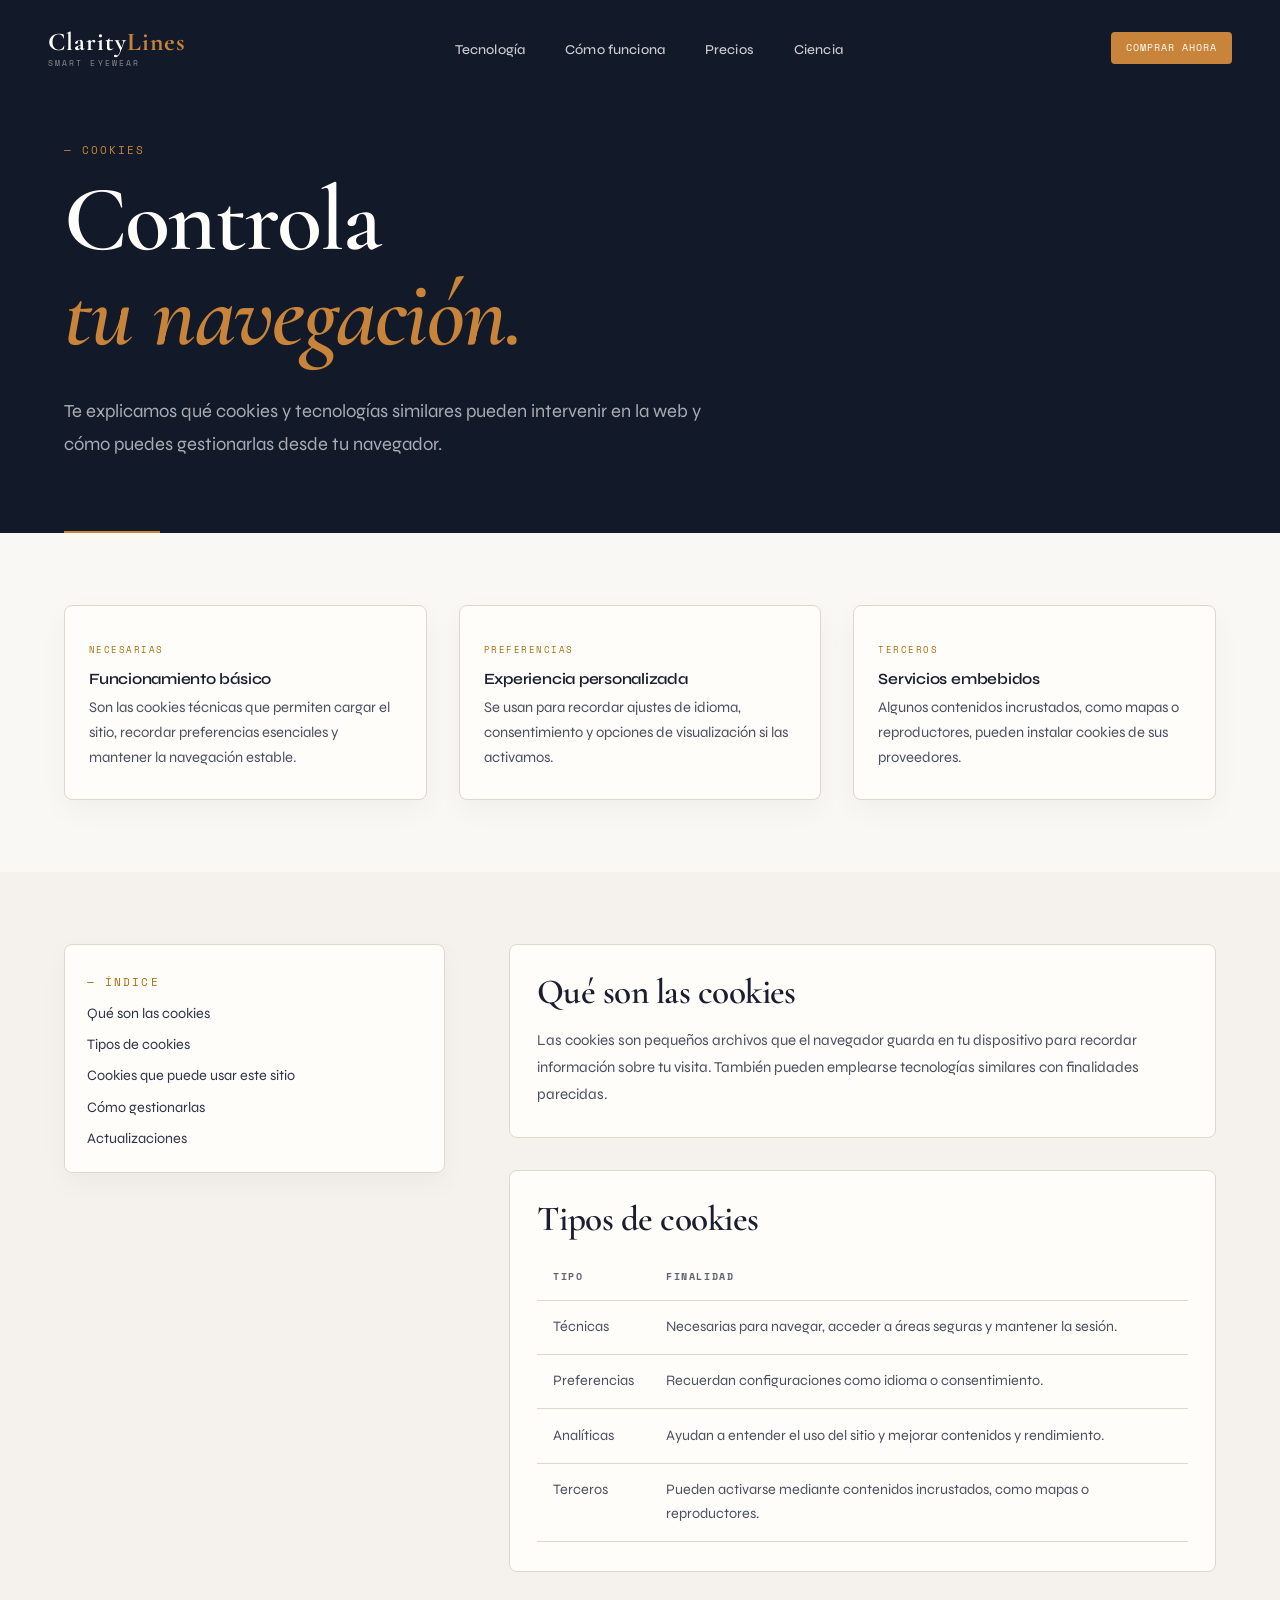
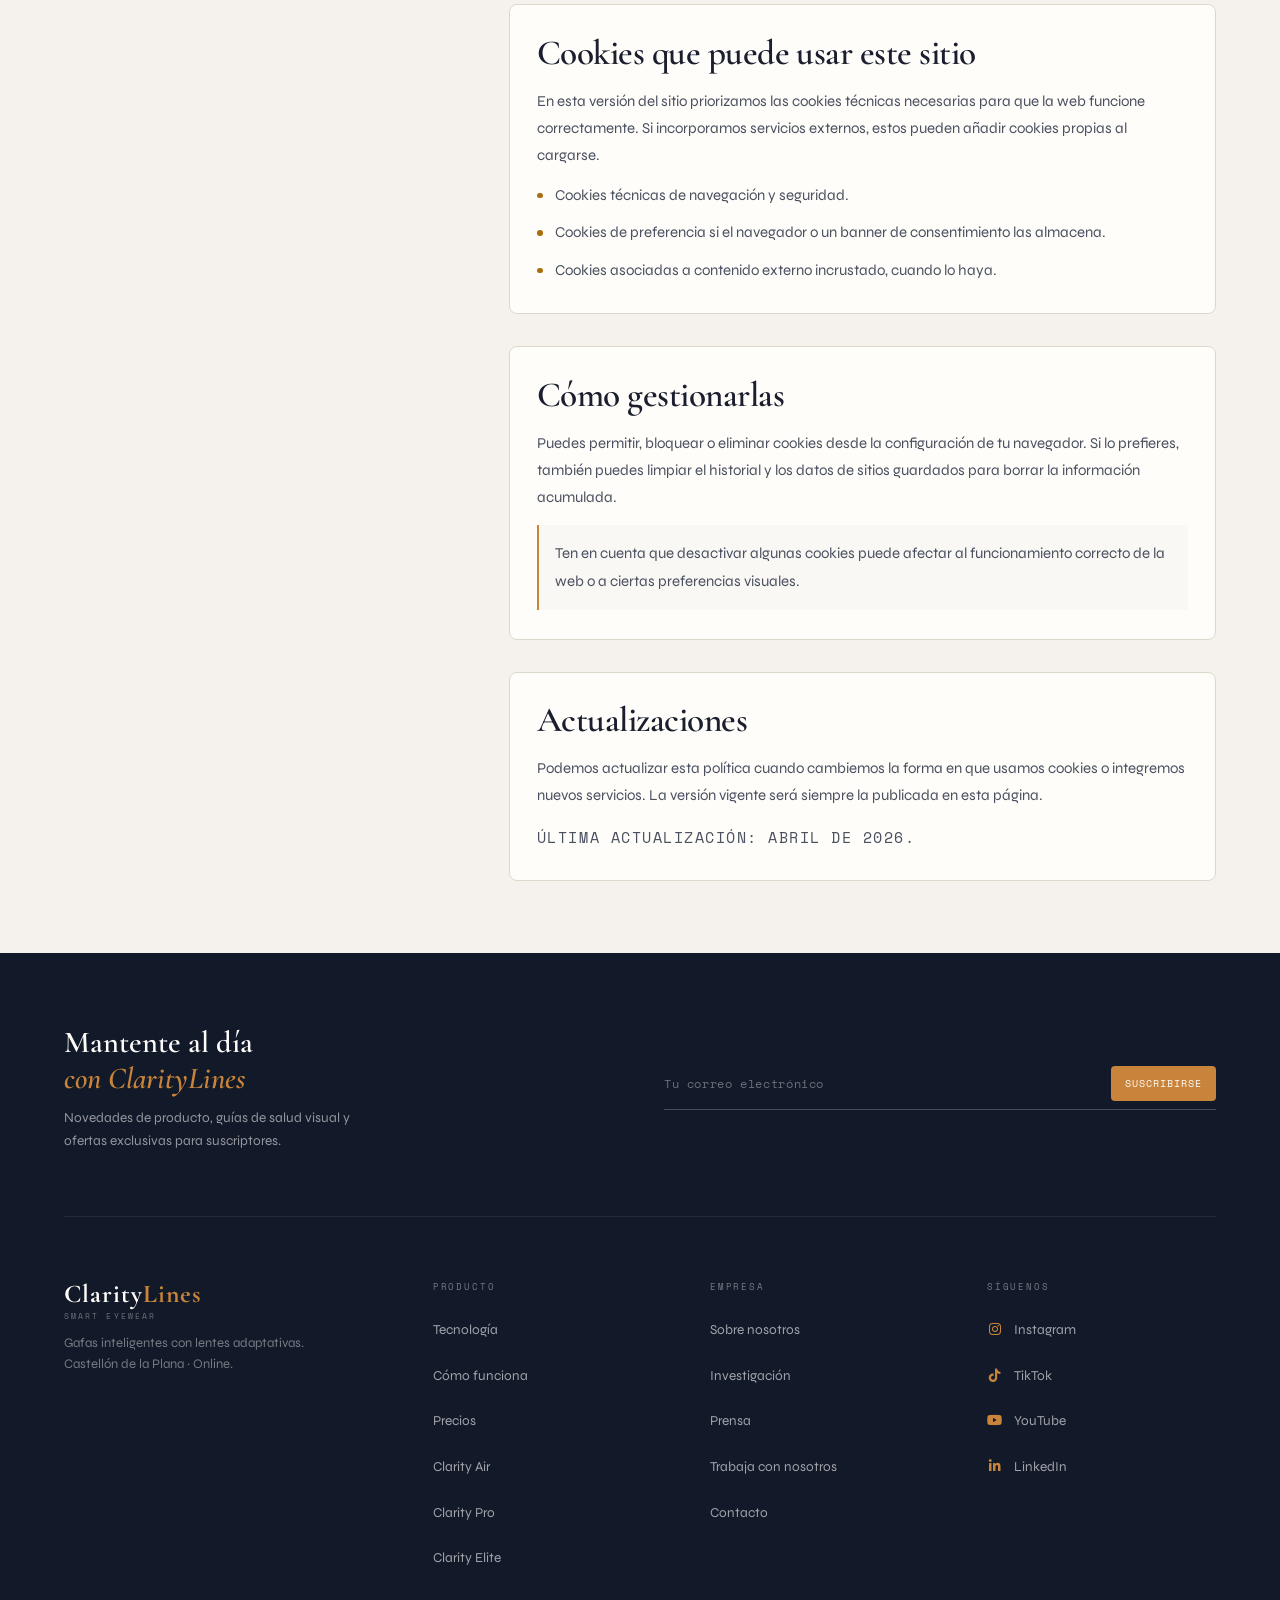
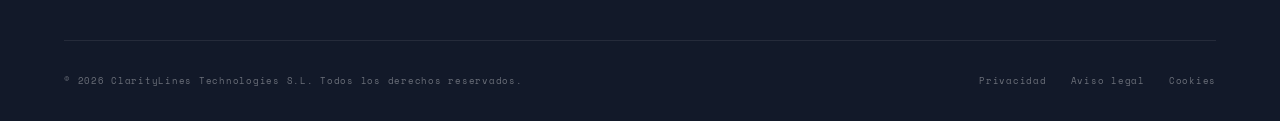
<file: pages/cookies.html>
<!DOCTYPE html>
<html lang="es">
<head>

  <meta charset="UTF-8" />
  <meta name="viewport" content="width=device-width, initial-scale=1.0" />
  <title>Cookies — ClarityLines Technologies S.L.</title>
  <meta name="description" content="Política de cookies de ClarityLines Technologies S.L. Consulta qué cookies y tecnologías similares puede utilizar este sitio y cómo gestionarlas." />
  <meta name="robots" content="index, follow" />
  <link rel="canonical" href="https://www.claritylines.es/cookies.html" />

  <!-- Google Fonts -->
  <link rel="preconnect" href="https://fonts.googleapis.com" />
  <link rel="preconnect" href="https://fonts.gstatic.com" crossorigin />
  <link href="https://fonts.googleapis.com/css2?family=Cormorant+Garamond:ital,wght@0,300;0,400;0,600;0,700;1,300;1,400;1,600&family=Syne:wght@400;500;600;700;800&family=Space+Mono:wght@400;700&display=swap" rel="stylesheet" />

  <!-- Font Awesome 6 Free -->
  <link rel="stylesheet" href="https://cdnjs.cloudflare.com/ajax/libs/font-awesome/6.5.0/css/all.min.css" />

  <!-- Estilos -->
  <link rel="stylesheet" href="../styles/style.css" />
  <link rel="stylesheet" href="../styles/legal.css" />
</head>
<body>

<div class="progress-bar" id="progress-bar" aria-hidden="true"></div>

<header class="site-header" id="site-header">
  <div class="header-inner">
    <a href="../index.html" class="logo" aria-label="ClarityLines inicio">
      <span class="logo-main">Clarity<span>Lines</span></span>
      <span class="logo-sub">Smart Eyewear</span>
    </a>

    <nav class="main-nav" aria-label="Navegación principal">
      <ul>
        <li><a href="../index.html#features">Tecnología</a></li>
        <li><a href="../index.html#how-it-works">Cómo funciona</a></li>
        <li><a href="../index.html#pricing">Precios</a></li>
        <li><a href="../index.html#avalada">Ciencia</a></li>
      </ul>
    </nav>

    <div class="header-actions">
      <a href="../index.html#pricing" class="btn btn--amber btn--header">Comprar ahora</a>
      <button class="hamburger" id="hamburger" aria-label="Abrir menú" aria-expanded="false">
        <span></span><span></span><span></span>
      </button>
    </div>
  </div>

  <div class="mobile-nav" id="mobile-nav">
    <ul>
      <li><a href="../index.html#features">Tecnología</a></li>
      <li><a href="../index.html#how-it-works">Cómo funciona</a></li>
      <li><a href="../index.html#pricing">Precios</a></li>
      <li><a href="../index.html#avalada">Ciencia</a></li>
    </ul>
  </div>
</header>

<section class="page-hero" aria-label="Cabecera de página Cookies">
  <div class="page-hero-inner">
    <span class="label reveal">— Cookies</span>
    <h1 class="page-hero-title reveal">Controla<br /><em>tu navegación.</em></h1>
    <p class="page-hero-sub reveal">
      Te explicamos qué cookies y tecnologías similares pueden intervenir en la web y cómo puedes gestionarlas desde tu navegador.
    </p>
  </div>
</section>

<section class="legal-summary section" aria-label="Resumen de cookies">
  <div class="legal-summary-grid">
    <article class="legal-summary-card reveal">
      <span class="legal-card-kicker">Necesarias</span>
      <h2>Funcionamiento básico</h2>
      <p>Son las cookies técnicas que permiten cargar el sitio, recordar preferencias esenciales y mantener la navegación estable.</p>
    </article>
    <article class="legal-summary-card reveal">
      <span class="legal-card-kicker">Preferencias</span>
      <h2>Experiencia personalizada</h2>
      <p>Se usan para recordar ajustes de idioma, consentimiento y opciones de visualización si las activamos.</p>
    </article>
    <article class="legal-summary-card reveal">
      <span class="legal-card-kicker">Terceros</span>
      <h2>Servicios embebidos</h2>
      <p>Algunos contenidos incrustados, como mapas o reproductores, pueden instalar cookies de sus proveedores.</p>
    </article>
  </div>
</section>

<section class="legal-layout section" aria-labelledby="cookies-title">
  <div class="legal-layout-inner">
    <aside class="legal-toc reveal" aria-label="Índice de la política de cookies">
      <span class="label">— Índice</span>
      <ul>
        <li><a href="#que-son">Qué son las cookies</a></li>
        <li><a href="#tipos">Tipos de cookies</a></li>
        <li><a href="#usamos">Cookies que puede usar este sitio</a></li>
        <li><a href="#gestion">Cómo gestionarlas</a></li>
        <li><a href="#actualizacion">Actualizaciones</a></li>
      </ul>
    </aside>

    <div class="legal-content">
      <article class="legal-block reveal" id="que-son">
        <h2 id="cookies-title">Qué son las cookies</h2>
        <p>Las cookies son pequeños archivos que el navegador guarda en tu dispositivo para recordar información sobre tu visita. También pueden emplearse tecnologías similares con finalidades parecidas.</p>
      </article>

      <article class="legal-block reveal" id="tipos">
        <h2>Tipos de cookies</h2>
        <div class="legal-table-wrap">
          <table class="legal-table" aria-label="Tipos de cookies">
            <thead>
              <tr>
                <th scope="col">Tipo</th>
                <th scope="col">Finalidad</th>
              </tr>
            </thead>
            <tbody>
              <tr>
                <td>Técnicas</td>
                <td>Necesarias para navegar, acceder a áreas seguras y mantener la sesión.</td>
              </tr>
              <tr>
                <td>Preferencias</td>
                <td>Recuerdan configuraciones como idioma o consentimiento.</td>
              </tr>
              <tr>
                <td>Analíticas</td>
                <td>Ayudan a entender el uso del sitio y mejorar contenidos y rendimiento.</td>
              </tr>
              <tr>
                <td>Terceros</td>
                <td>Pueden activarse mediante contenidos incrustados, como mapas o reproductores.</td>
              </tr>
            </tbody>
          </table>
        </div>
      </article>

      <article class="legal-block reveal" id="usamos">
        <h2>Cookies que puede usar este sitio</h2>
        <p>En esta versión del sitio priorizamos las cookies técnicas necesarias para que la web funcione correctamente. Si incorporamos servicios externos, estos pueden añadir cookies propias al cargarse.</p>
        <ul class="legal-list">
          <li>Cookies técnicas de navegación y seguridad.</li>
          <li>Cookies de preferencia si el navegador o un banner de consentimiento las almacena.</li>
          <li>Cookies asociadas a contenido externo incrustado, cuando lo haya.</li>
        </ul>
      </article>

      <article class="legal-block reveal" id="gestion">
        <h2>Cómo gestionarlas</h2>
        <p>Puedes permitir, bloquear o eliminar cookies desde la configuración de tu navegador. Si lo prefieres, también puedes limpiar el historial y los datos de sitios guardados para borrar la información acumulada.</p>
        <p class="legal-note">Ten en cuenta que desactivar algunas cookies puede afectar al funcionamiento correcto de la web o a ciertas preferencias visuales.</p>
      </article>

      <article class="legal-block reveal" id="actualizacion">
        <h2>Actualizaciones</h2>
        <p>Podemos actualizar esta política cuando cambiemos la forma en que usamos cookies o integremos nuevos servicios. La versión vigente será siempre la publicada en esta página.</p>
        <p class="legal-footer-note">Última actualización: abril de 2026.</p>
      </article>
    </div>
  </div>
</section>

<footer class="site-footer" id="site-footer">
  <div class="footer-newsletter reveal">
    <div class="newsletter-text">
      <h3>Mantente al día<br /><em>con ClarityLines</em></h3>
      <p>Novedades de producto, guías de salud visual y ofertas exclusivas para suscriptores.</p>
    </div>
    <div id="newsletter-form">
      <div class="newsletter-input-wrap" id="newsletter-input-wrap">
        <input type="email" id="newsletter-email" placeholder="Tu correo electrónico" aria-label="Correo electrónico para newsletter" />
        <button id="newsletter-btn" class="btn btn--amber btn--newsletter">Suscribirse</button>
      </div>
    </div>
  </div>

  <div class="footer-nav-grid">
    <div class="footer-brand">
      <a href="../index.html" class="logo" aria-label="ClarityLines inicio">
        <span class="logo-main">Clarity<span>Lines</span></span>
        <span class="logo-sub">Smart Eyewear</span>
      </a>
      <p class="footer-tagline">Gafas inteligentes con lentes adaptativas.<br />Castellón de la Plana · Online.</p>
    </div>

    <div class="footer-col">
      <h4 class="footer-col-title">Producto</h4>
      <ul>
        <li><a href="../index.html#features">Tecnología</a></li>
        <li><a href="../index.html#how-it-works">Cómo funciona</a></li>
        <li><a href="../index.html#pricing">Precios</a></li>
        <li><a href="clarity-air.html">Clarity Air</a></li>
        <li><a href="clarity-pro.html">Clarity Pro</a></li>
        <li><a href="clarity-elite.html">Clarity Elite</a></li>
      </ul>
    </div>

    <div class="footer-col">
      <h4 class="footer-col-title">Empresa</h4>
      <ul>
        <li><a href="sobre-nosotros.html">Sobre nosotros</a></li>
        <li><a href="investigacion.html">Investigación</a></li>
        <li><a href="prensa.html">Prensa</a></li>
        <li><a href="trabaja-con-nosotros.html">Trabaja con nosotros</a></li>
        <li><a href="contacto.html">Contacto</a></li>
      </ul>
    </div>

    <div class="footer-col">
      <h4 class="footer-col-title">Síguenos</h4>
      <ul class="footer-social">
        <li><a href="#" aria-label="Instagram"><i class="fab fa-instagram" aria-hidden="true"></i> Instagram</a></li>
        <li><a href="#" aria-label="TikTok"><i class="fab fa-tiktok" aria-hidden="true"></i> TikTok</a></li>
        <li><a href="#" aria-label="YouTube"><i class="fab fa-youtube" aria-hidden="true"></i> YouTube</a></li>
        <li><a href="#" aria-label="LinkedIn"><i class="fab fa-linkedin-in" aria-hidden="true"></i> LinkedIn</a></li>
      </ul>
    </div>
  </div>

  <div class="footer-legal">
    <p>&copy; <span id="footer-year"></span> ClarityLines Technologies S.L. Todos los derechos reservados.</p>
    <ul>
      <li><a href="privacidad.html">Privacidad</a></li>
      <li><a href="aviso-legal.html">Aviso legal</a></li>
      <li><a href="cookies.html">Cookies</a></li>
    </ul>
  </div>
</footer>

<script src="../scripts/script.js"></script>
</body>
</html>
</file>
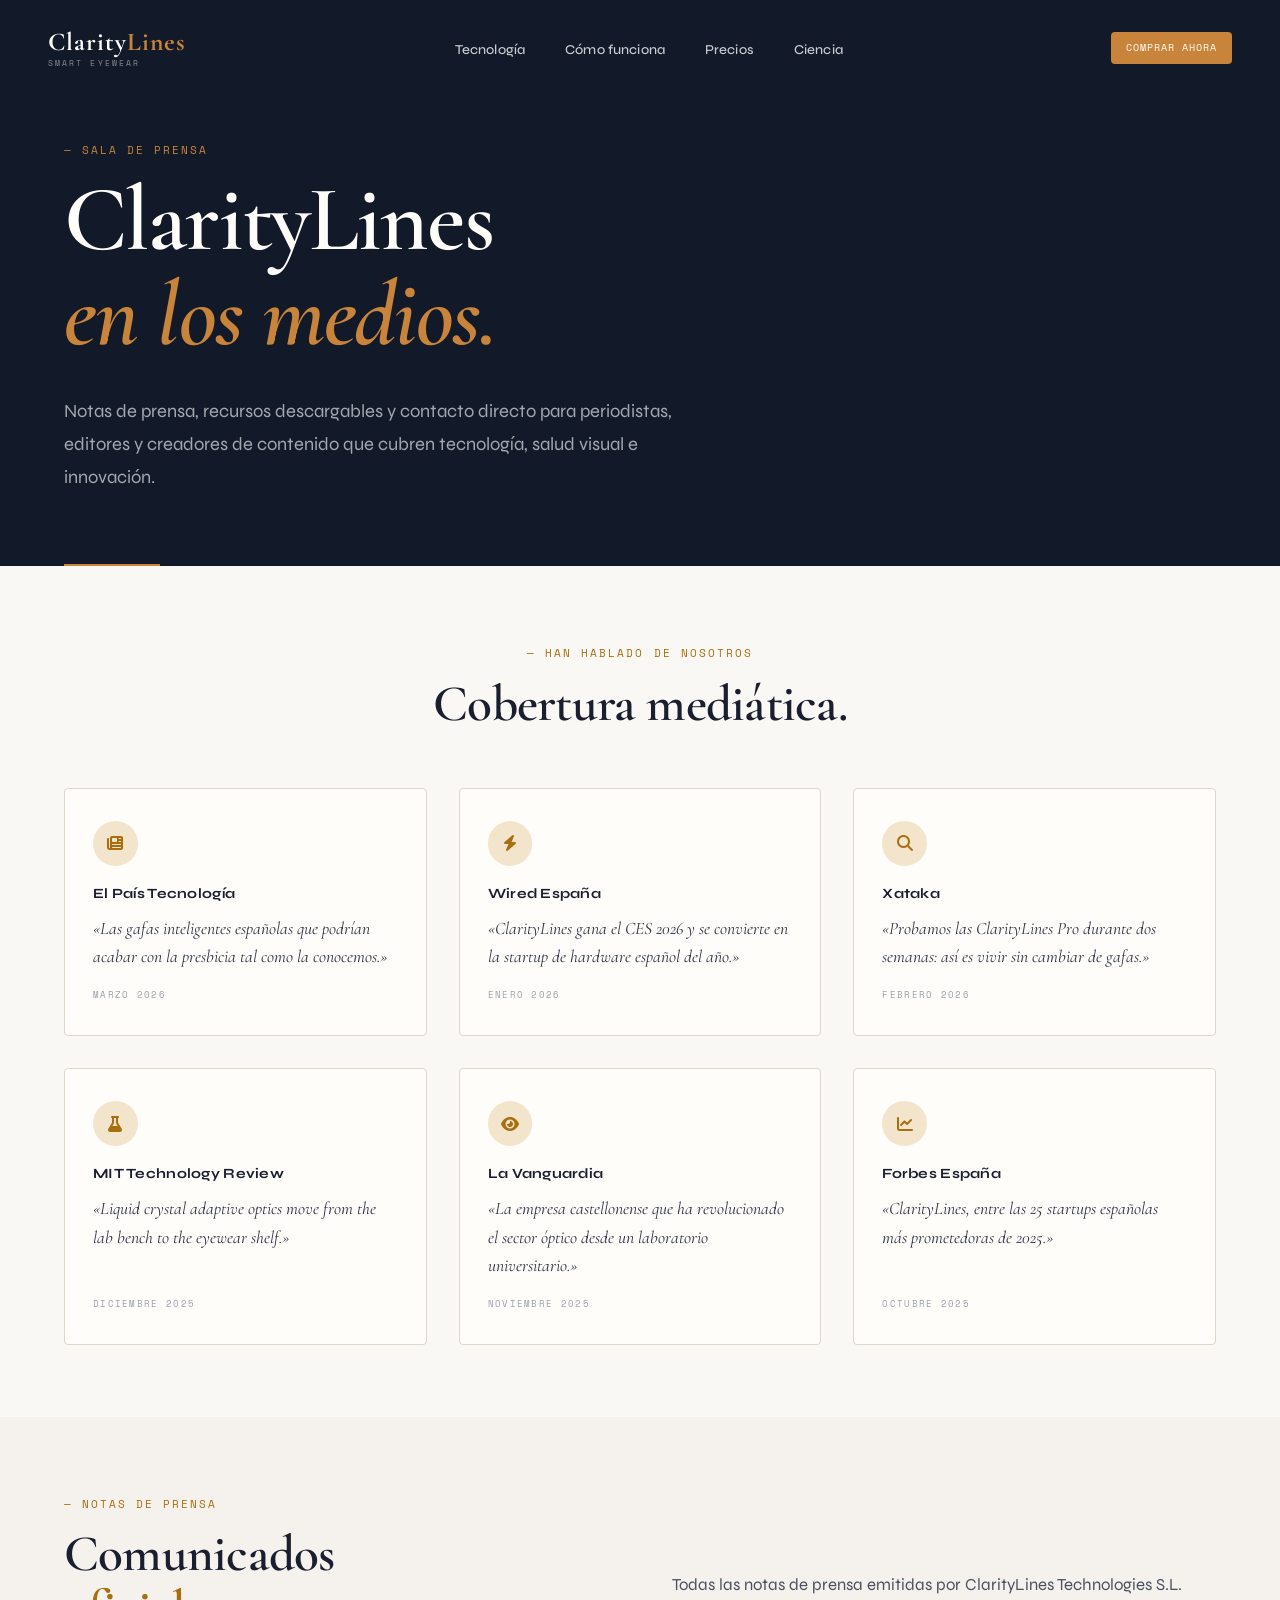
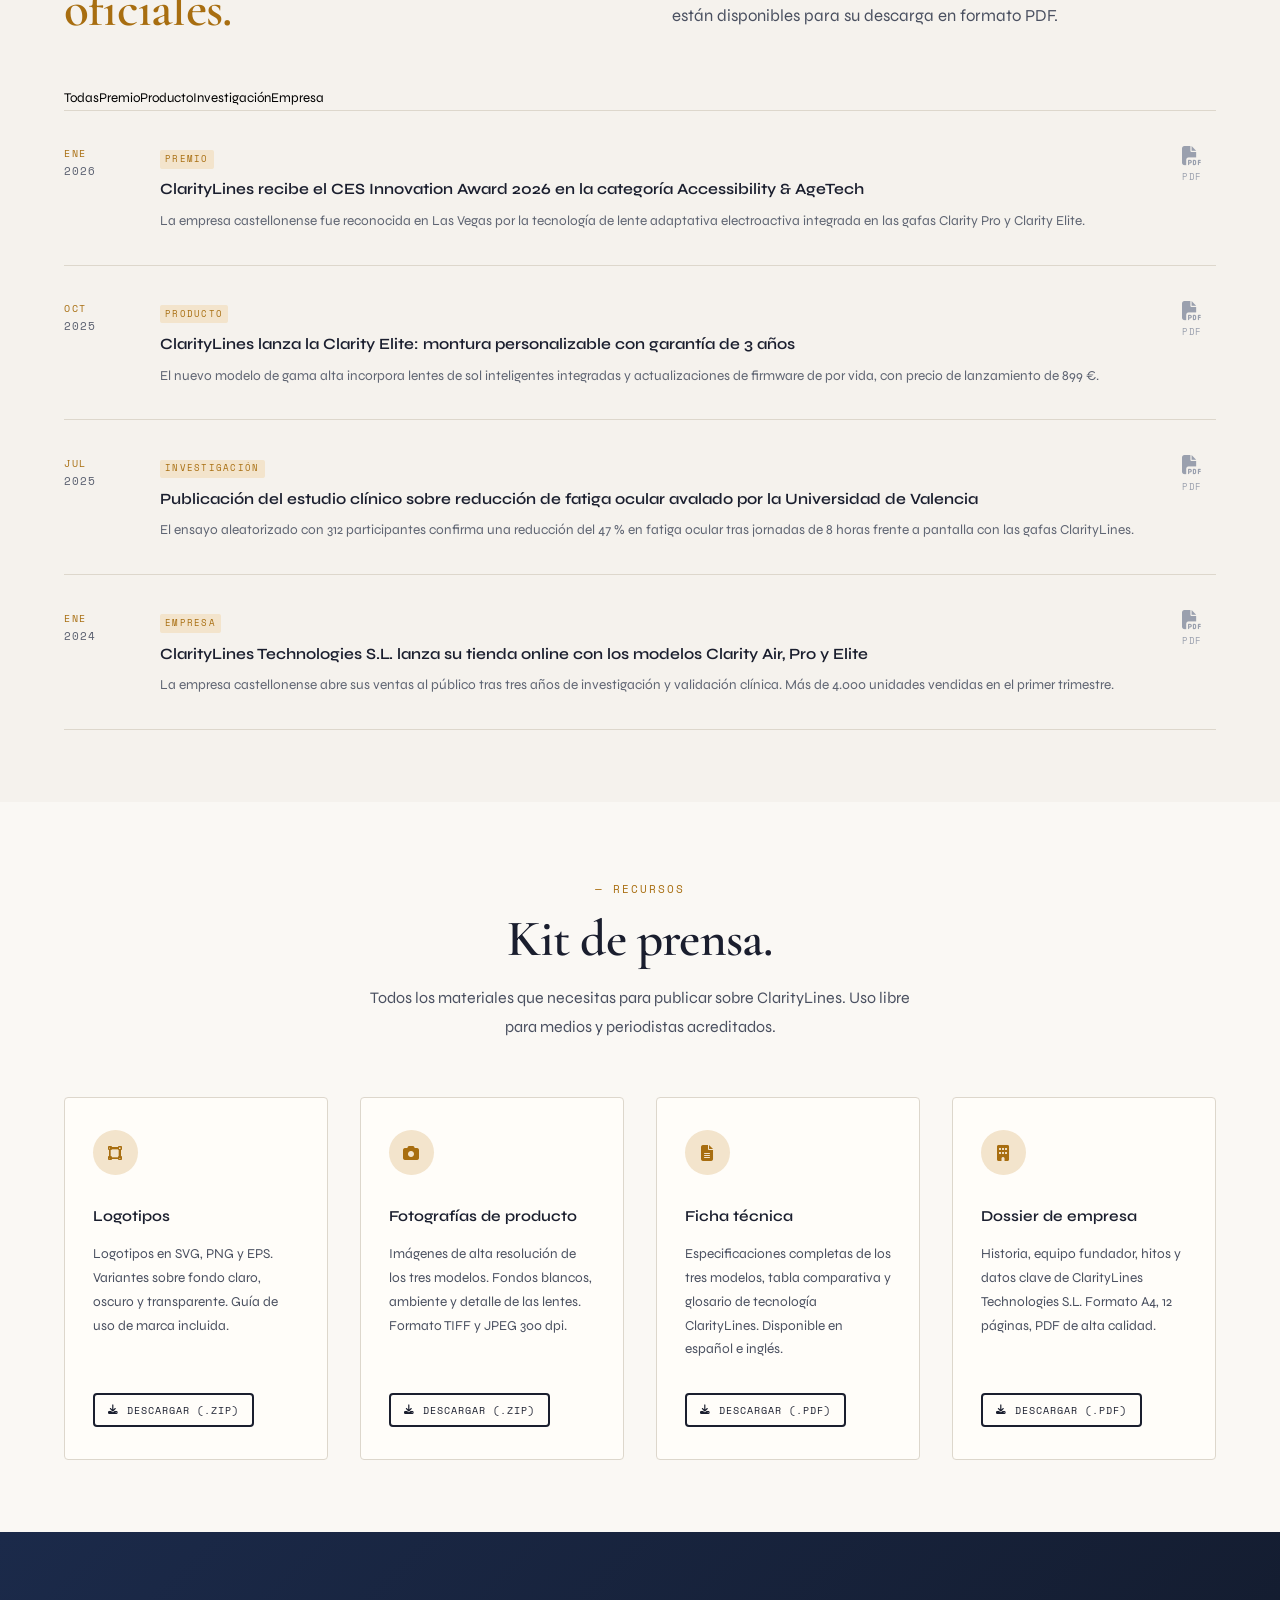
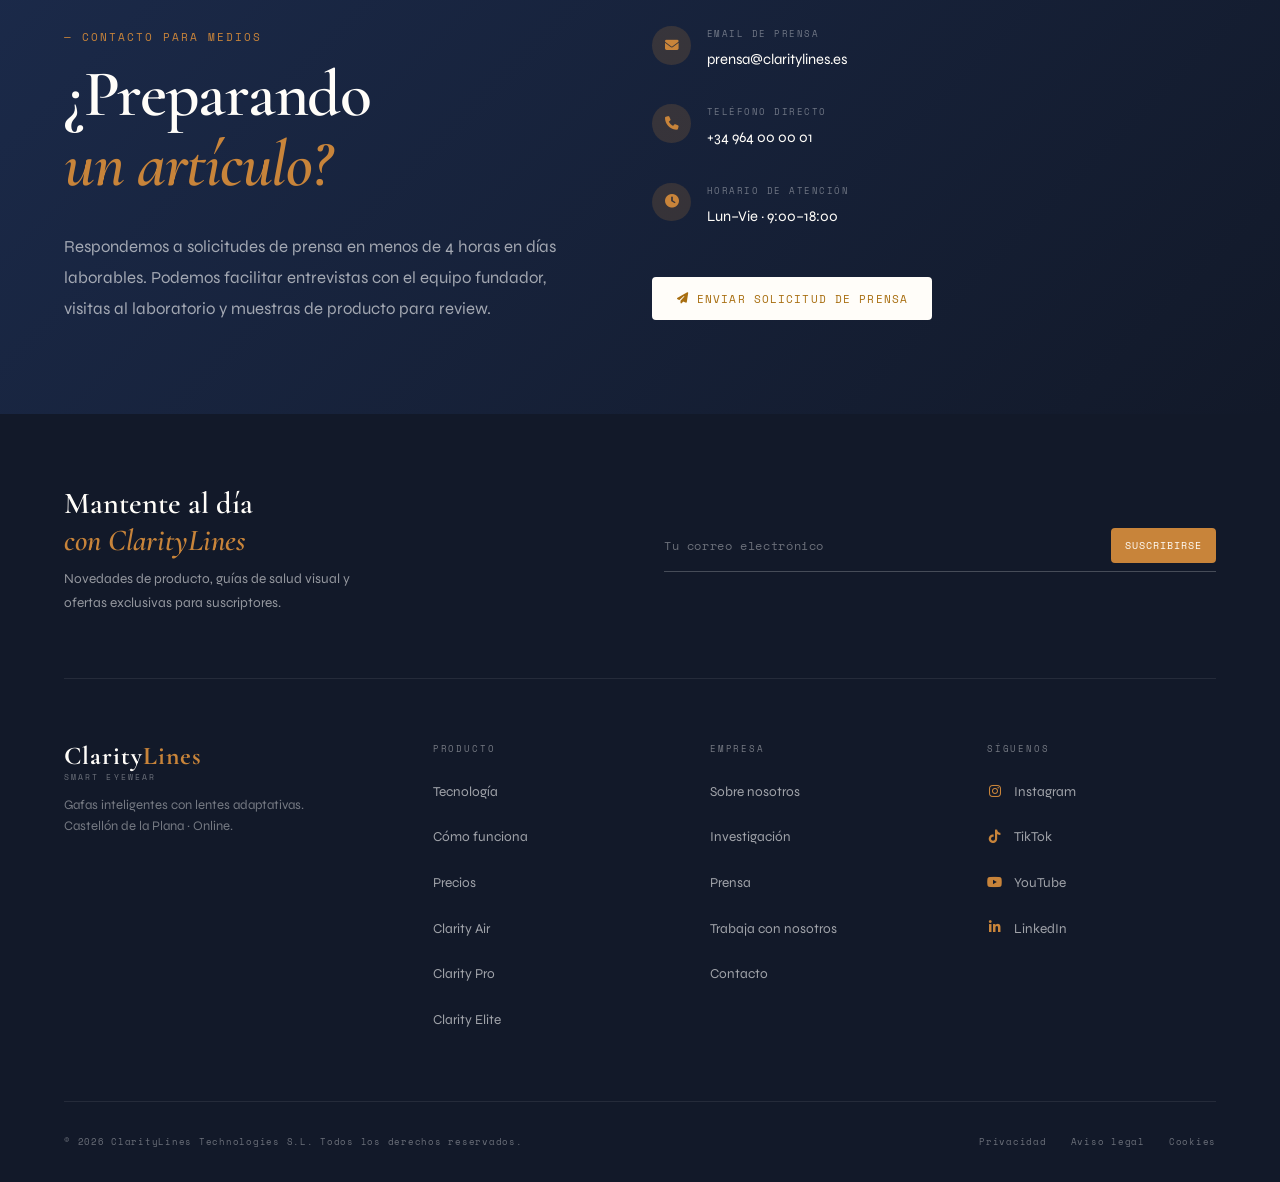
<file: pages/prensa.html>
<!DOCTYPE html>
<html lang="es">
<head>

  <meta charset="UTF-8" />
  <meta name="viewport" content="width=device-width, initial-scale=1.0" />
  <title>Prensa — ClarityLines Technologies S.L.</title>
  <meta name="description" content="Sala de prensa de ClarityLines Technologies S.L. Notas de prensa, cobertura mediática, galería de recursos y contacto para periodistas." />
  <meta name="robots" content="index, follow" />
  <link rel="canonical" href="https://www.claritylines.es/prensa.html" />

  <!-- Google Fonts -->
  <link rel="preconnect" href="https://fonts.googleapis.com" />
  <link rel="preconnect" href="https://fonts.gstatic.com" crossorigin />
  <link href="https://fonts.googleapis.com/css2?family=Cormorant+Garamond:ital,wght@0,300;0,400;0,600;0,700;1,300;1,400;1,600&family=Syne:wght@400;500;600;700;800&family=Space+Mono:wght@400;700&display=swap" rel="stylesheet" />

  <!-- Font Awesome 6 Free -->
  <link rel="stylesheet" href="https://cdnjs.cloudflare.com/ajax/libs/font-awesome/6.5.0/css/all.min.css" />

  <!-- Estilos -->
  <link rel="stylesheet" href="../styles/style.css" />
  <link rel="stylesheet" href="../styles/prensa.css" />
</head>
<body>


<!-- ====================================================
     BARRA DE PROGRESO DE LECTURA
===================================================== -->
<div class="progress-bar" id="progress-bar" aria-hidden="true"></div>


<!-- ====================================================
     HEADER
===================================================== -->
<header class="site-header" id="site-header">
  <div class="header-inner">
    <a href="../index.html" class="logo" aria-label="ClarityLines inicio">
      <span class="logo-main">Clarity<span>Lines</span></span>
      <span class="logo-sub">Smart Eyewear</span>
    </a>

    <nav class="main-nav" aria-label="Navegación principal">
      <ul>
        <li><a href="../index.html#features">Tecnología</a></li>
        <li><a href="../index.html#how-it-works">Cómo funciona</a></li>
        <li><a href="../index.html#pricing">Precios</a></li>
        <li><a href="../index.html#avalada">Ciencia</a></li>
      </ul>
    </nav>

    <div class="header-actions">
      <a href="../index.html#pricing" class="btn btn--amber btn--header">Comprar ahora</a>
      <button class="hamburger" id="hamburger" aria-label="Abrir menú" aria-expanded="false">
        <span></span><span></span><span></span>
      </button>
    </div>
  </div>

  <div class="mobile-nav" id="mobile-nav">
    <ul>
      <li><a href="../index.html#features">Tecnología</a></li>
      <li><a href="../index.html#how-it-works">Cómo funciona</a></li>
      <li><a href="../index.html#pricing">Precios</a></li>
      <li><a href="../index.html#avalada">Ciencia</a></li>
    </ul>
  </div>
</header>


<!-- ====================================================
     HERO INTERIOR — Prensa
===================================================== -->
<section class="page-hero" aria-label="Cabecera de página Prensa">
  <div class="page-hero-inner">
    <span class="label reveal">— Sala de prensa</span>
    <h1 class="page-hero-title reveal">
      ClarityLines<br /><em>en los medios.</em>
    </h1>
    <p class="page-hero-sub reveal">
      Notas de prensa, recursos descargables y contacto directo para periodistas,
      editores y creadores de contenido que cubren tecnología, salud visual e innovación.
    </p>
  </div>
</section>


<!-- ====================================================
     COBERTURA DESTACADA — logos de medios
===================================================== -->
<section class="prensa-cobertura section" id="cobertura" aria-labelledby="cobertura-title">

  <div class="section-header-center">
    <span class="label reveal">— Han hablado de nosotros</span>
    <h2 class="section-title" id="cobertura-title">
      <span class="reveal">Cobertura mediática.</span>
    </h2>
  </div>

  <div class="prensa-medios-grid" aria-label="Medios que han cubierto ClarityLines">

    <div class="prensa-medio-item reveal" aria-label="El País Tecnología">
      <div class="prensa-medio-logo" aria-hidden="true">
        <i class="fas fa-newspaper"></i>
      </div>
      <span class="prensa-medio-nombre">El País Tecnología</span>
      <p class="prensa-medio-cita">
        «Las gafas inteligentes españolas que podrían acabar con la presbicia tal como la conocemos.»
      </p>
      <span class="prensa-medio-fecha">Marzo 2026</span>
    </div>

    <div class="prensa-medio-item reveal" aria-label="Wired España">
      <div class="prensa-medio-logo" aria-hidden="true">
        <i class="fas fa-bolt"></i>
      </div>
      <span class="prensa-medio-nombre">Wired España</span>
      <p class="prensa-medio-cita">
        «ClarityLines gana el CES 2026 y se convierte en la startup de hardware español del año.»
      </p>
      <span class="prensa-medio-fecha">Enero 2026</span>
    </div>

    <div class="prensa-medio-item reveal" aria-label="Xataka">
      <div class="prensa-medio-logo" aria-hidden="true">
        <i class="fas fa-magnifying-glass"></i>
      </div>
      <span class="prensa-medio-nombre">Xataka</span>
      <p class="prensa-medio-cita">
        «Probamos las ClarityLines Pro durante dos semanas: así es vivir sin cambiar de gafas.»
      </p>
      <span class="prensa-medio-fecha">Febrero 2026</span>
    </div>

    <div class="prensa-medio-item reveal" aria-label="MIT Technology Review">
      <div class="prensa-medio-logo" aria-hidden="true">
        <i class="fas fa-flask"></i>
      </div>
      <span class="prensa-medio-nombre">MIT Technology Review</span>
      <p class="prensa-medio-cita">
        «Liquid crystal adaptive optics move from the lab bench to the eyewear shelf.»
      </p>
      <span class="prensa-medio-fecha">Diciembre 2025</span>
    </div>

    <div class="prensa-medio-item reveal" aria-label="La Vanguardia">
      <div class="prensa-medio-logo" aria-hidden="true">
        <i class="fas fa-eye"></i>
      </div>
      <span class="prensa-medio-nombre">La Vanguardia</span>
      <p class="prensa-medio-cita">
        «La empresa castellonense que ha revolucionado el sector óptico desde un laboratorio universitario.»
      </p>
      <span class="prensa-medio-fecha">Noviembre 2025</span>
    </div>

    <div class="prensa-medio-item reveal" aria-label="Forbes España">
      <div class="prensa-medio-logo" aria-hidden="true">
        <i class="fas fa-chart-line"></i>
      </div>
      <span class="prensa-medio-nombre">Forbes España</span>
      <p class="prensa-medio-cita">
        «ClarityLines, entre las 25 startups españolas más prometedoras de 2025.»
      </p>
      <span class="prensa-medio-fecha">Octubre 2025</span>
    </div>

  </div>

</section>


<!-- ====================================================
     NOTAS DE PRENSA — lista cronológica
===================================================== -->
<section class="prensa-notas section" id="notas" aria-labelledby="notas-title">

  <div class="prensa-notas-header">
    <div>
      <span class="label reveal">— Notas de prensa</span>
      <h2 class="section-title" id="notas-title">
        <span class="reveal">Comunicados</span><br />
        <span class="reveal text-accent">oficiales.</span>
      </h2>
    </div>
    <p class="prensa-notas-intro reveal">
      Todas las notas de prensa emitidas por ClarityLines Technologies S.L.
      están disponibles para su descarga en formato PDF.
    </p>
  </div>

  <div class="prensa-notas-list" role="list" aria-label="Lista de notas de prensa">

    <article class="prensa-nota-item reveal" role="listitem" aria-label="Nota de prensa enero 2026">
      <div class="prensa-nota-fecha">
        <span class="prensa-nota-mes">ENE</span>
        <span class="prensa-nota-anio">2026</span>
      </div>
      <div class="prensa-nota-content">
        <span class="prensa-nota-tag">Premio</span>
        <h3 class="prensa-nota-title">
          ClarityLines recibe el CES Innovation Award 2026 en la categoría Accessibility &amp; AgeTech
        </h3>
        <p class="prensa-nota-resumen">
          La empresa castellonense fue reconocida en Las Vegas por la tecnología de lente
          adaptativa electroactiva integrada en las gafas Clarity Pro y Clarity Elite.
        </p>
      </div>
      <a href="#" class="prensa-nota-dl" aria-label="Descargar nota de prensa CES 2026 en PDF">
        <i class="fas fa-file-pdf" aria-hidden="true"></i>
        <span>PDF</span>
      </a>
    </article>

    <article class="prensa-nota-item reveal" role="listitem" aria-label="Nota de prensa octubre 2025">
      <div class="prensa-nota-fecha">
        <span class="prensa-nota-mes">OCT</span>
        <span class="prensa-nota-anio">2025</span>
      </div>
      <div class="prensa-nota-content">
        <span class="prensa-nota-tag">Producto</span>
        <h3 class="prensa-nota-title">
          ClarityLines lanza la Clarity Elite: montura personalizable con garantía de 3 años
        </h3>
        <p class="prensa-nota-resumen">
          El nuevo modelo de gama alta incorpora lentes de sol inteligentes integradas y
          actualizaciones de firmware de por vida, con precio de lanzamiento de 899 €.
        </p>
      </div>
      <a href="#" class="prensa-nota-dl" aria-label="Descargar nota de prensa Clarity Elite en PDF">
        <i class="fas fa-file-pdf" aria-hidden="true"></i>
        <span>PDF</span>
      </a>
    </article>

    <article class="prensa-nota-item reveal" role="listitem" aria-label="Nota de prensa julio 2025">
      <div class="prensa-nota-fecha">
        <span class="prensa-nota-mes">JUL</span>
        <span class="prensa-nota-anio">2025</span>
      </div>
      <div class="prensa-nota-content">
        <span class="prensa-nota-tag">Investigación</span>
        <h3 class="prensa-nota-title">
          Publicación del estudio clínico sobre reducción de fatiga ocular avalado por la Universidad de Valencia
        </h3>
        <p class="prensa-nota-resumen">
          El ensayo aleatorizado con 312 participantes confirma una reducción del 47 % en
          fatiga ocular tras jornadas de 8 horas frente a pantalla con las gafas ClarityLines.
        </p>
      </div>
      <a href="#" class="prensa-nota-dl" aria-label="Descargar nota de prensa estudio clínico en PDF">
        <i class="fas fa-file-pdf" aria-hidden="true"></i>
        <span>PDF</span>
      </a>
    </article>

    <article class="prensa-nota-item reveal" role="listitem" aria-label="Nota de prensa enero 2024">
      <div class="prensa-nota-fecha">
        <span class="prensa-nota-mes">ENE</span>
        <span class="prensa-nota-anio">2024</span>
      </div>
      <div class="prensa-nota-content">
        <span class="prensa-nota-tag">Empresa</span>
        <h3 class="prensa-nota-title">
          ClarityLines Technologies S.L. lanza su tienda online con los modelos Clarity Air, Pro y Elite
        </h3>
        <p class="prensa-nota-resumen">
          La empresa castellonense abre sus ventas al público tras tres años de investigación
          y validación clínica. Más de 4.000 unidades vendidas en el primer trimestre.
        </p>
      </div>
      <a href="#" class="prensa-nota-dl" aria-label="Descargar nota de prensa lanzamiento en PDF">
        <i class="fas fa-file-pdf" aria-hidden="true"></i>
        <span>PDF</span>
      </a>
    </article>

  </div>

</section>


<!-- ====================================================
     KIT DE PRENSA — recursos descargables
===================================================== -->
<section class="prensa-kit section" id="kit" aria-labelledby="kit-title">

  <div class="section-header-center">
    <span class="label reveal">— Recursos</span>
    <h2 class="section-title" id="kit-title">
      <span class="reveal">Kit de prensa.</span>
    </h2>
    <p class="prensa-kit-sub reveal">
      Todos los materiales que necesitas para publicar sobre ClarityLines.
      Uso libre para medios y periodistas acreditados.
    </p>
  </div>

  <div class="prensa-kit-grid">

    <div class="prensa-kit-item reveal" aria-label="Recurso: logotipos">
      <div class="prensa-kit-icon" aria-hidden="true">
        <i class="fas fa-vector-square"></i>
      </div>
      <h3 class="prensa-kit-title">Logotipos</h3>
      <p class="prensa-kit-desc">
        Logotipos en SVG, PNG y EPS. Variantes sobre fondo claro, oscuro y transparente.
        Guía de uso de marca incluida.
      </p>
      <a href="#" class="btn btn--outline prensa-kit-btn" aria-label="Descargar pack de logotipos">
        <i class="fas fa-download" aria-hidden="true"></i> Descargar (.zip)
      </a>
    </div>

    <div class="prensa-kit-item reveal" aria-label="Recurso: fotografías de producto">
      <div class="prensa-kit-icon" aria-hidden="true">
        <i class="fas fa-camera"></i>
      </div>
      <h3 class="prensa-kit-title">Fotografías de producto</h3>
      <p class="prensa-kit-desc">
        Imágenes de alta resolución de los tres modelos. Fondos blancos, ambiente y detalle
        de las lentes. Formato TIFF y JPEG 300 dpi.
      </p>
      <a href="#" class="btn btn--outline prensa-kit-btn" aria-label="Descargar fotografías de producto">
        <i class="fas fa-download" aria-hidden="true"></i> Descargar (.zip)
      </a>
    </div>

    <div class="prensa-kit-item reveal" aria-label="Recurso: ficha técnica">
      <div class="prensa-kit-icon" aria-hidden="true">
        <i class="fas fa-file-lines"></i>
      </div>
      <h3 class="prensa-kit-title">Ficha técnica</h3>
      <p class="prensa-kit-desc">
        Especificaciones completas de los tres modelos, tabla comparativa y glosario
        de tecnología ClarityLines. Disponible en español e inglés.
      </p>
      <a href="#" class="btn btn--outline prensa-kit-btn" aria-label="Descargar ficha técnica en PDF">
        <i class="fas fa-download" aria-hidden="true"></i> Descargar (.pdf)
      </a>
    </div>

    <div class="prensa-kit-item reveal" aria-label="Recurso: dossier de empresa">
      <div class="prensa-kit-icon" aria-hidden="true">
        <i class="fas fa-building"></i>
      </div>
      <h3 class="prensa-kit-title">Dossier de empresa</h3>
      <p class="prensa-kit-desc">
        Historia, equipo fundador, hitos y datos clave de ClarityLines Technologies S.L.
        Formato A4, 12 páginas, PDF de alta calidad.
      </p>
      <a href="#" class="btn btn--outline prensa-kit-btn" aria-label="Descargar dossier de empresa en PDF">
        <i class="fas fa-download" aria-hidden="true"></i> Descargar (.pdf)
      </a>
    </div>

  </div>

</section>


<!-- ====================================================
     CONTACTO DE PRENSA — bloque oscuro CTA
===================================================== -->
<section class="prensa-contacto-section" aria-label="Contacto para prensa">
  <div class="prensa-contacto-inner">

    <div class="prensa-contacto-text">
      <span class="label reveal">— Contacto para medios</span>
      <h2 class="prensa-contacto-title reveal">
        ¿Preparando<br /><em>un artículo?</em>
      </h2>
      <p class="prensa-contacto-sub reveal">
        Respondemos a solicitudes de prensa en menos de 4 horas en días laborables.
        Podemos facilitar entrevistas con el equipo fundador, visitas al laboratorio
        y muestras de producto para review.
      </p>
    </div>

    <div class="prensa-contacto-datos reveal" aria-label="Datos de contacto de prensa">
      <div class="prensa-contacto-dato">
        <div class="prensa-contacto-icon" aria-hidden="true">
          <i class="fas fa-envelope"></i>
        </div>
        <div>
          <span class="prensa-contacto-label">Email de prensa</span>
          <a href="mailto:prensa@claritylines.es" class="prensa-contacto-value">
            prensa@claritylines.es
          </a>
        </div>
      </div>
      <div class="prensa-contacto-dato">
        <div class="prensa-contacto-icon" aria-hidden="true">
          <i class="fas fa-phone"></i>
        </div>
        <div>
          <span class="prensa-contacto-label">Teléfono directo</span>
          <a href="tel:+34964000001" class="prensa-contacto-value">
            +34 964 00 00 01
          </a>
        </div>
      </div>
      <div class="prensa-contacto-dato">
        <div class="prensa-contacto-icon" aria-hidden="true">
          <i class="fas fa-clock"></i>
        </div>
        <div>
          <span class="prensa-contacto-label">Horario de atención</span>
          <span class="prensa-contacto-value">
            Lun–Vie · 9:00–18:00
          </span>
        </div>
      </div>
      <a href="contacto.html" class="btn btn--cta-white prensa-contacto-btn">
        <i class="fas fa-paper-plane" aria-hidden="true"></i> Enviar solicitud de prensa
      </a>
    </div>

  </div>
</section>


<!-- ====================================================
     FOOTER
===================================================== -->
<footer class="site-footer" id="site-footer">

  <div class="footer-newsletter reveal">
    <div class="newsletter-text">
      <h3>Mantente al día<br /><em>con ClarityLines</em></h3>
      <p>Novedades de producto, guías de salud visual y ofertas exclusivas para suscriptores.</p>
    </div>
    <div id="newsletter-form">
      <div class="newsletter-input-wrap" id="newsletter-input-wrap">
        <input
          type="email"
          id="newsletter-email"
          placeholder="Tu correo electrónico"
          aria-label="Correo electrónico para newsletter"
        />
        <button id="newsletter-btn" class="btn btn--amber btn--newsletter">Suscribirse</button>
      </div>
    </div>
  </div>

  <div class="footer-nav-grid">

    <div class="footer-brand">
      <a href="../index.html" class="logo" aria-label="ClarityLines inicio">
        <span class="logo-main">Clarity<span>Lines</span></span>
        <span class="logo-sub">Smart Eyewear</span>
      </a>
      <p class="footer-tagline">
        Gafas inteligentes con lentes adaptativas.<br />Castellón de la Plana · Online.
      </p>
    </div>

    <div class="footer-col">
      <h4 class="footer-col-title">Producto</h4>
      <ul>
        <li><a href="../index.html#features">Tecnología</a></li>
        <li><a href="../index.html#how-it-works">Cómo funciona</a></li>
        <li><a href="../index.html#pricing">Precios</a></li>
        <li><a href="clarity-air.html">Clarity Air</a></li>
        <li><a href="clarity-pro.html">Clarity Pro</a></li>
        <li><a href="clarity-elite.html">Clarity Elite</a></li>
      </ul>
    </div>

    <div class="footer-col">
      <h4 class="footer-col-title">Empresa</h4>
      <ul>
        <li><a href="sobre-nosotros.html">Sobre nosotros</a></li>
        <li><a href="investigacion.html">Investigación</a></li>
        <li><a href="prensa.html">Prensa</a></li>
        <li><a href="trabaja-con-nosotros.html">Trabaja con nosotros</a></li>
        <li><a href="contacto.html">Contacto</a></li>
      </ul>
    </div>

    <div class="footer-col">
      <h4 class="footer-col-title">Síguenos</h4>
      <ul class="footer-social">
        <li><a href="#" aria-label="Instagram"><i class="fab fa-instagram" aria-hidden="true"></i> Instagram</a></li>
        <li><a href="#" aria-label="TikTok"><i class="fab fa-tiktok" aria-hidden="true"></i> TikTok</a></li>
        <li><a href="#" aria-label="YouTube"><i class="fab fa-youtube" aria-hidden="true"></i> YouTube</a></li>
        <li><a href="#" aria-label="LinkedIn"><i class="fab fa-linkedin-in" aria-hidden="true"></i> LinkedIn</a></li>
      </ul>
    </div>

  </div>

  <div class="footer-legal">
    <p>&copy; <span id="footer-year"></span> ClarityLines Technologies S.L. Todos los derechos reservados.</p>
    <ul>
      <li><a href="privacidad.html">Privacidad</a></li>
      <li><a href="aviso-legal.html">Aviso legal</a></li>
      <li><a href="cookies.html">Cookies</a></li>
    </ul>
  </div>

</footer>


<script src="../scripts/prensa.js"></script>
</body>
</html>
</file>
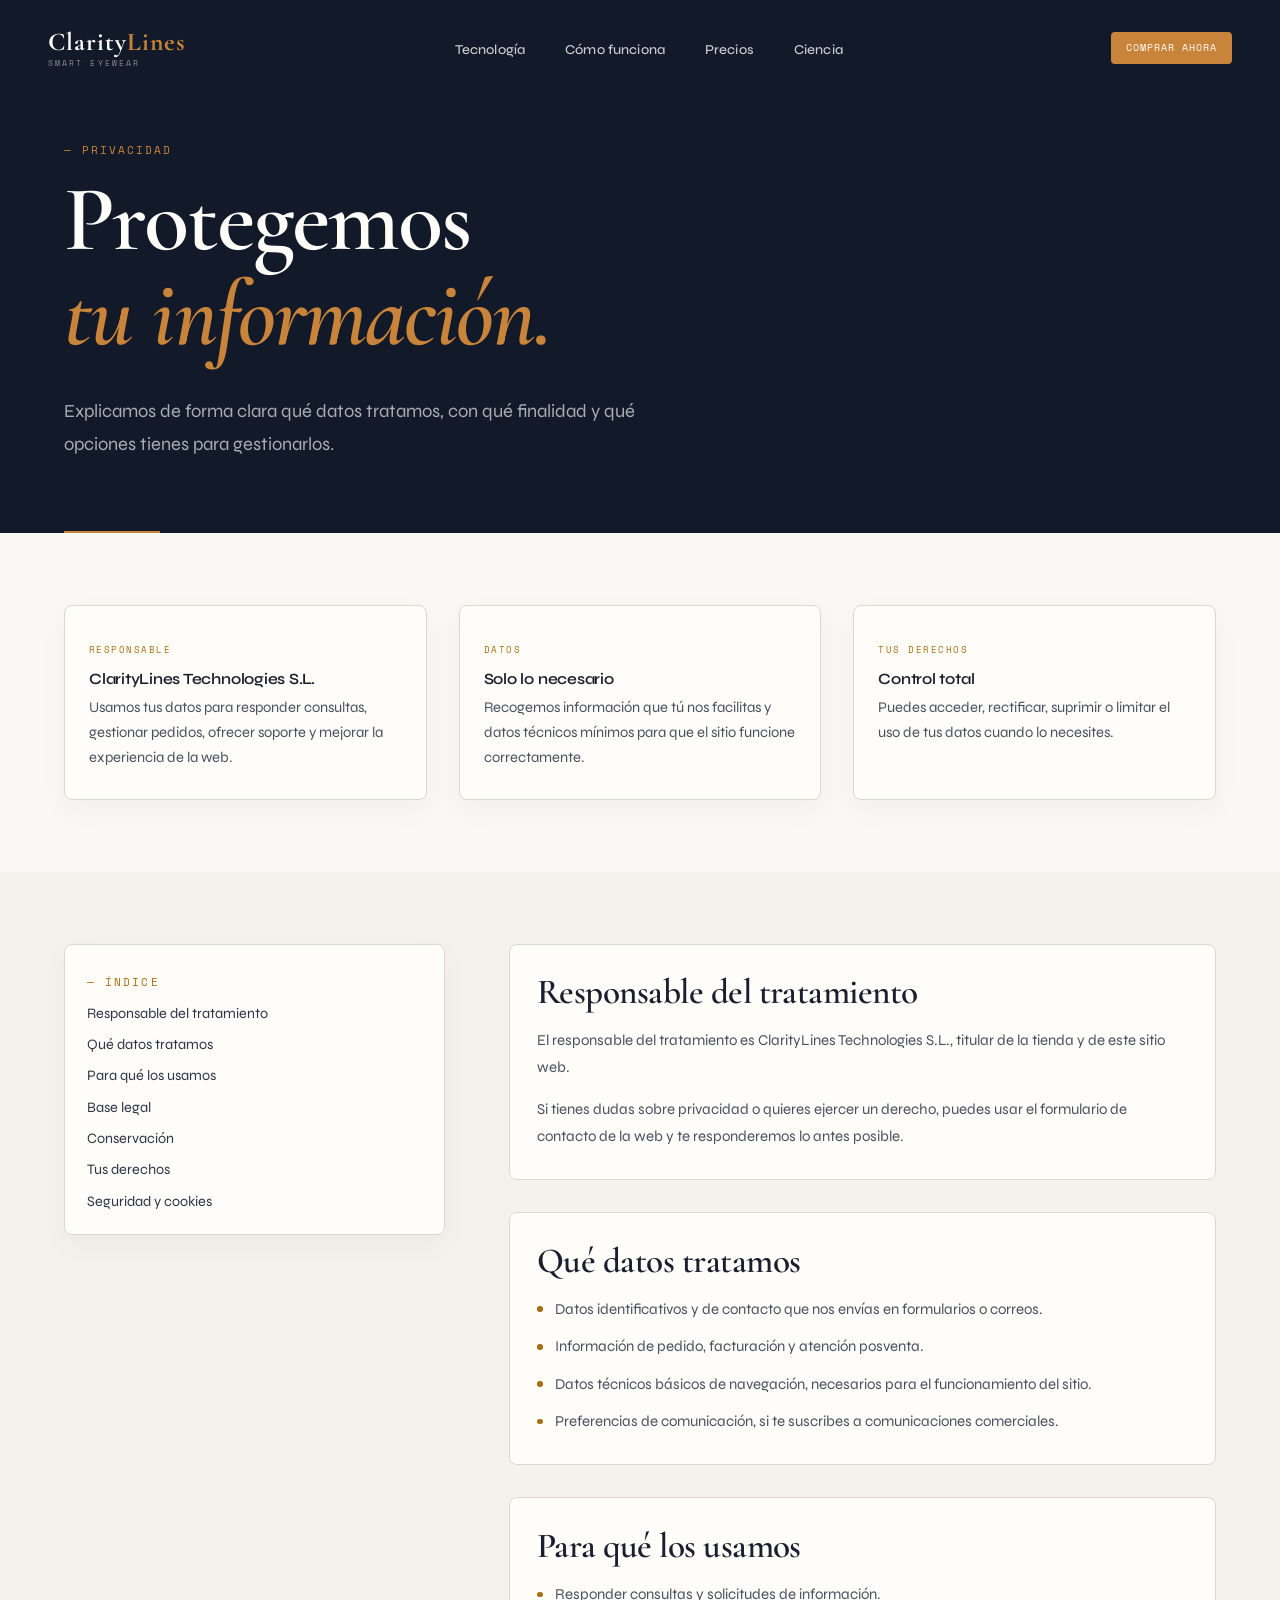
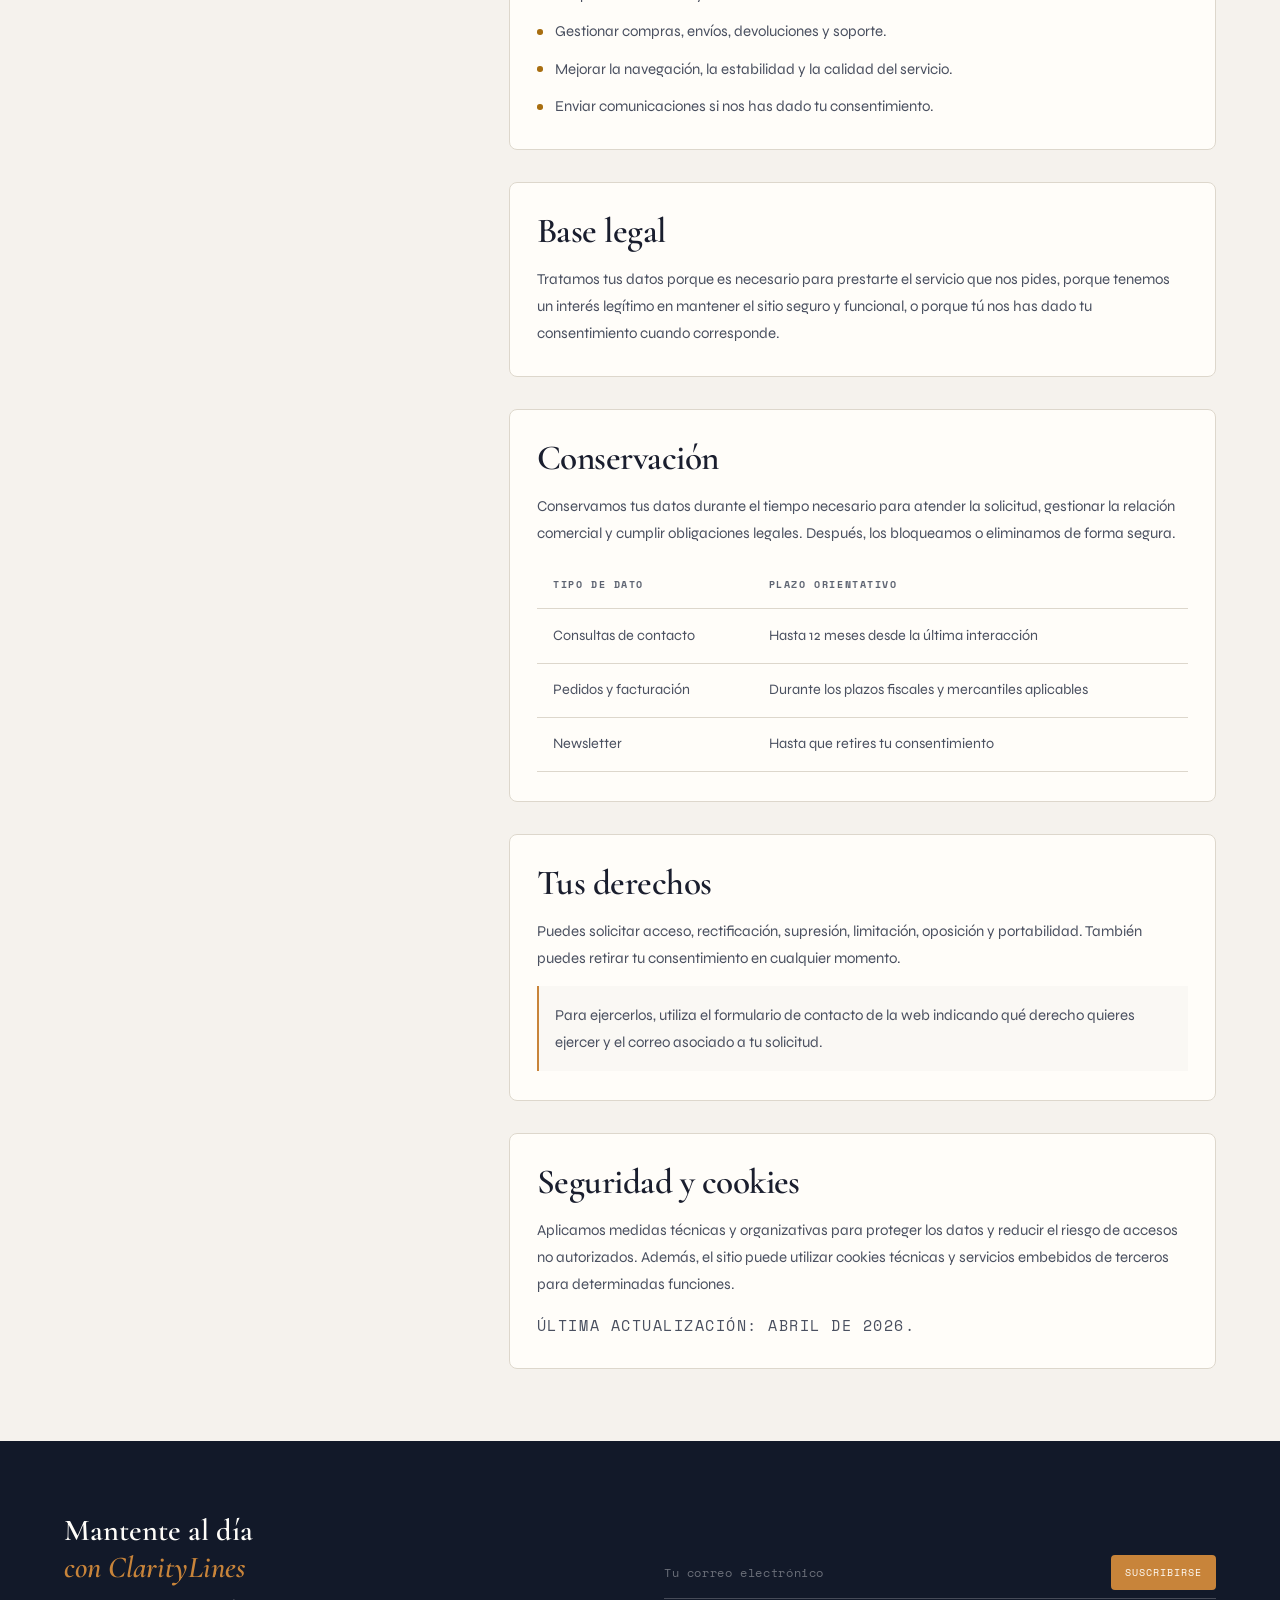
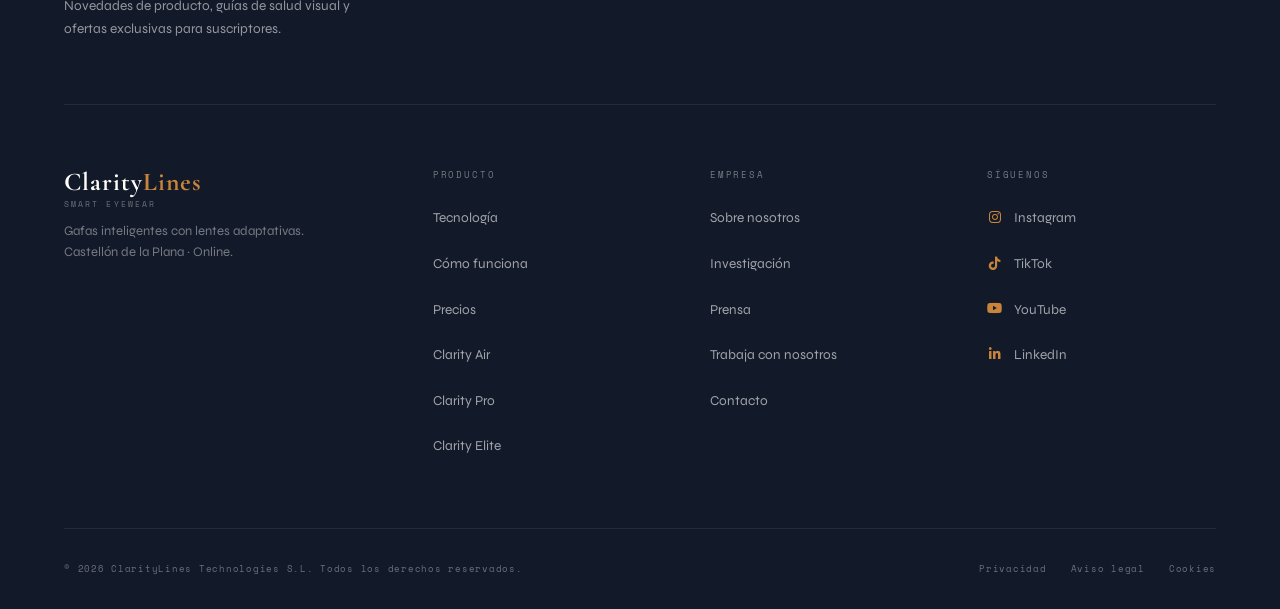
<file: pages/privacidad.html>
<!DOCTYPE html>
<html lang="es">
<head>

  <meta charset="UTF-8" />
  <meta name="viewport" content="width=device-width, initial-scale=1.0" />
  <title>Privacidad — ClarityLines Technologies S.L.</title>
  <meta name="description" content="Política de privacidad de ClarityLines Technologies S.L. Consulta qué datos tratamos, para qué los usamos y cómo ejercer tus derechos." />
  <meta name="robots" content="index, follow" />
  <link rel="canonical" href="https://www.claritylines.es/privacidad.html" />

  <!-- Google Fonts -->
  <link rel="preconnect" href="https://fonts.googleapis.com" />
  <link rel="preconnect" href="https://fonts.gstatic.com" crossorigin />
  <link href="https://fonts.googleapis.com/css2?family=Cormorant+Garamond:ital,wght@0,300;0,400;0,600;0,700;1,300;1,400;1,600&family=Syne:wght@400;500;600;700;800&family=Space+Mono:wght@400;700&display=swap" rel="stylesheet" />

  <!-- Font Awesome 6 Free -->
  <link rel="stylesheet" href="https://cdnjs.cloudflare.com/ajax/libs/font-awesome/6.5.0/css/all.min.css" />

  <!-- Estilos -->
  <link rel="stylesheet" href="../styles/style.css" />
  <link rel="stylesheet" href="../styles/legal.css" />
</head>
<body>

<div class="progress-bar" id="progress-bar" aria-hidden="true"></div>

<header class="site-header" id="site-header">
  <div class="header-inner">
    <a href="../index.html" class="logo" aria-label="ClarityLines inicio">
      <span class="logo-main">Clarity<span>Lines</span></span>
      <span class="logo-sub">Smart Eyewear</span>
    </a>

    <nav class="main-nav" aria-label="Navegación principal">
      <ul>
        <li><a href="../index.html#features">Tecnología</a></li>
        <li><a href="../index.html#how-it-works">Cómo funciona</a></li>
        <li><a href="../index.html#pricing">Precios</a></li>
        <li><a href="../index.html#avalada">Ciencia</a></li>
      </ul>
    </nav>

    <div class="header-actions">
      <a href="../index.html#pricing" class="btn btn--amber btn--header">Comprar ahora</a>
      <button class="hamburger" id="hamburger" aria-label="Abrir menú" aria-expanded="false">
        <span></span><span></span><span></span>
      </button>
    </div>
  </div>

  <div class="mobile-nav" id="mobile-nav">
    <ul>
      <li><a href="../index.html#features">Tecnología</a></li>
      <li><a href="../index.html#how-it-works">Cómo funciona</a></li>
      <li><a href="../index.html#pricing">Precios</a></li>
      <li><a href="../index.html#avalada">Ciencia</a></li>
    </ul>
  </div>
</header>

<section class="page-hero" aria-label="Cabecera de página Privacidad">
  <div class="page-hero-inner">
    <span class="label reveal">— Privacidad</span>
    <h1 class="page-hero-title reveal">Protegemos<br /><em>tu información.</em></h1>
    <p class="page-hero-sub reveal">
      Explicamos de forma clara qué datos tratamos, con qué finalidad y qué opciones tienes para gestionarlos.
    </p>
  </div>
</section>

<section class="legal-summary section" aria-label="Resumen de privacidad">
  <div class="legal-summary-grid">
    <article class="legal-summary-card reveal">
      <span class="legal-card-kicker">Responsable</span>
      <h2>ClarityLines Technologies S.L.</h2>
      <p>Usamos tus datos para responder consultas, gestionar pedidos, ofrecer soporte y mejorar la experiencia de la web.</p>
    </article>
    <article class="legal-summary-card reveal">
      <span class="legal-card-kicker">Datos</span>
      <h2>Solo lo necesario</h2>
      <p>Recogemos información que tú nos facilitas y datos técnicos mínimos para que el sitio funcione correctamente.</p>
    </article>
    <article class="legal-summary-card reveal">
      <span class="legal-card-kicker">Tus derechos</span>
      <h2>Control total</h2>
      <p>Puedes acceder, rectificar, suprimir o limitar el uso de tus datos cuando lo necesites.</p>
    </article>
  </div>
</section>

<section class="legal-layout section" aria-labelledby="privacidad-title">
  <div class="legal-layout-inner">
    <aside class="legal-toc reveal" aria-label="Índice de la política de privacidad">
      <span class="label">— Índice</span>
      <ul>
        <li><a href="#responsable">Responsable del tratamiento</a></li>
        <li><a href="#datos">Qué datos tratamos</a></li>
        <li><a href="#finalidades">Para qué los usamos</a></li>
        <li><a href="#base-legal">Base legal</a></li>
        <li><a href="#conservacion">Conservación</a></li>
        <li><a href="#derechos">Tus derechos</a></li>
        <li><a href="#seguridad">Seguridad y cookies</a></li>
      </ul>
    </aside>

    <div class="legal-content">
      <article class="legal-block reveal" id="responsable">
        <h2 id="privacidad-title">Responsable del tratamiento</h2>
        <p>El responsable del tratamiento es ClarityLines Technologies S.L., titular de la tienda y de este sitio web.</p>
        <p>Si tienes dudas sobre privacidad o quieres ejercer un derecho, puedes usar el formulario de contacto de la web y te responderemos lo antes posible.</p>
      </article>

      <article class="legal-block reveal" id="datos">
        <h2>Qué datos tratamos</h2>
        <ul class="legal-list">
          <li>Datos identificativos y de contacto que nos envías en formularios o correos.</li>
          <li>Información de pedido, facturación y atención posventa.</li>
          <li>Datos técnicos básicos de navegación, necesarios para el funcionamiento del sitio.</li>
          <li>Preferencias de comunicación, si te suscribes a comunicaciones comerciales.</li>
        </ul>
      </article>

      <article class="legal-block reveal" id="finalidades">
        <h2>Para qué los usamos</h2>
        <ul class="legal-list">
          <li>Responder consultas y solicitudes de información.</li>
          <li>Gestionar compras, envíos, devoluciones y soporte.</li>
          <li>Mejorar la navegación, la estabilidad y la calidad del servicio.</li>
          <li>Enviar comunicaciones si nos has dado tu consentimiento.</li>
        </ul>
      </article>

      <article class="legal-block reveal" id="base-legal">
        <h2>Base legal</h2>
        <p>Tratamos tus datos porque es necesario para prestarte el servicio que nos pides, porque tenemos un interés legítimo en mantener el sitio seguro y funcional, o porque tú nos has dado tu consentimiento cuando corresponde.</p>
      </article>

      <article class="legal-block reveal" id="conservacion">
        <h2>Conservación</h2>
        <p>Conservamos tus datos durante el tiempo necesario para atender la solicitud, gestionar la relación comercial y cumplir obligaciones legales. Después, los bloqueamos o eliminamos de forma segura.</p>
        <div class="legal-table-wrap">
          <table class="legal-table" aria-label="Plazos orientativos de conservación">
            <thead>
              <tr>
                <th scope="col">Tipo de dato</th>
                <th scope="col">Plazo orientativo</th>
              </tr>
            </thead>
            <tbody>
              <tr>
                <td>Consultas de contacto</td>
                <td>Hasta 12 meses desde la última interacción</td>
              </tr>
              <tr>
                <td>Pedidos y facturación</td>
                <td>Durante los plazos fiscales y mercantiles aplicables</td>
              </tr>
              <tr>
                <td>Newsletter</td>
                <td>Hasta que retires tu consentimiento</td>
              </tr>
            </tbody>
          </table>
        </div>
      </article>

      <article class="legal-block reveal" id="derechos">
        <h2>Tus derechos</h2>
        <p>Puedes solicitar acceso, rectificación, supresión, limitación, oposición y portabilidad. También puedes retirar tu consentimiento en cualquier momento.</p>
        <p class="legal-note">Para ejercerlos, utiliza el formulario de contacto de la web indicando qué derecho quieres ejercer y el correo asociado a tu solicitud.</p>
      </article>

      <article class="legal-block reveal" id="seguridad">
        <h2>Seguridad y cookies</h2>
        <p>Aplicamos medidas técnicas y organizativas para proteger los datos y reducir el riesgo de accesos no autorizados. Además, el sitio puede utilizar cookies técnicas y servicios embebidos de terceros para determinadas funciones.</p>
        <p class="legal-footer-note">Última actualización: abril de 2026.</p>
      </article>
    </div>
  </div>
</section>

<footer class="site-footer" id="site-footer">
  <div class="footer-newsletter reveal">
    <div class="newsletter-text">
      <h3>Mantente al día<br /><em>con ClarityLines</em></h3>
      <p>Novedades de producto, guías de salud visual y ofertas exclusivas para suscriptores.</p>
    </div>
    <div id="newsletter-form">
      <div class="newsletter-input-wrap" id="newsletter-input-wrap">
        <input type="email" id="newsletter-email" placeholder="Tu correo electrónico" aria-label="Correo electrónico para newsletter" />
        <button id="newsletter-btn" class="btn btn--amber btn--newsletter">Suscribirse</button>
      </div>
    </div>
  </div>

  <div class="footer-nav-grid">
    <div class="footer-brand">
      <a href="../index.html" class="logo" aria-label="ClarityLines inicio">
        <span class="logo-main">Clarity<span>Lines</span></span>
        <span class="logo-sub">Smart Eyewear</span>
      </a>
      <p class="footer-tagline">Gafas inteligentes con lentes adaptativas.<br />Castellón de la Plana · Online.</p>
    </div>

    <div class="footer-col">
      <h4 class="footer-col-title">Producto</h4>
      <ul>
        <li><a href="../index.html#features">Tecnología</a></li>
        <li><a href="../index.html#how-it-works">Cómo funciona</a></li>
        <li><a href="../index.html#pricing">Precios</a></li>
        <li><a href="clarity-air.html">Clarity Air</a></li>
        <li><a href="clarity-pro.html">Clarity Pro</a></li>
        <li><a href="clarity-elite.html">Clarity Elite</a></li>
      </ul>
    </div>

    <div class="footer-col">
      <h4 class="footer-col-title">Empresa</h4>
      <ul>
        <li><a href="sobre-nosotros.html">Sobre nosotros</a></li>
        <li><a href="investigacion.html">Investigación</a></li>
        <li><a href="prensa.html">Prensa</a></li>
        <li><a href="trabaja-con-nosotros.html">Trabaja con nosotros</a></li>
        <li><a href="contacto.html">Contacto</a></li>
      </ul>
    </div>

    <div class="footer-col">
      <h4 class="footer-col-title">Síguenos</h4>
      <ul class="footer-social">
        <li><a href="#" aria-label="Instagram"><i class="fab fa-instagram" aria-hidden="true"></i> Instagram</a></li>
        <li><a href="#" aria-label="TikTok"><i class="fab fa-tiktok" aria-hidden="true"></i> TikTok</a></li>
        <li><a href="#" aria-label="YouTube"><i class="fab fa-youtube" aria-hidden="true"></i> YouTube</a></li>
        <li><a href="#" aria-label="LinkedIn"><i class="fab fa-linkedin-in" aria-hidden="true"></i> LinkedIn</a></li>
      </ul>
    </div>
  </div>

  <div class="footer-legal">
    <p>&copy; <span id="footer-year"></span> ClarityLines Technologies S.L. Todos los derechos reservados.</p>
    <ul>
      <li><a href="privacidad.html">Privacidad</a></li>
      <li><a href="aviso-legal.html">Aviso legal</a></li>
      <li><a href="cookies.html">Cookies</a></li>
    </ul>
  </div>
</footer>

<script src="../scripts/script.js"></script>
</body>
</html>
</file>
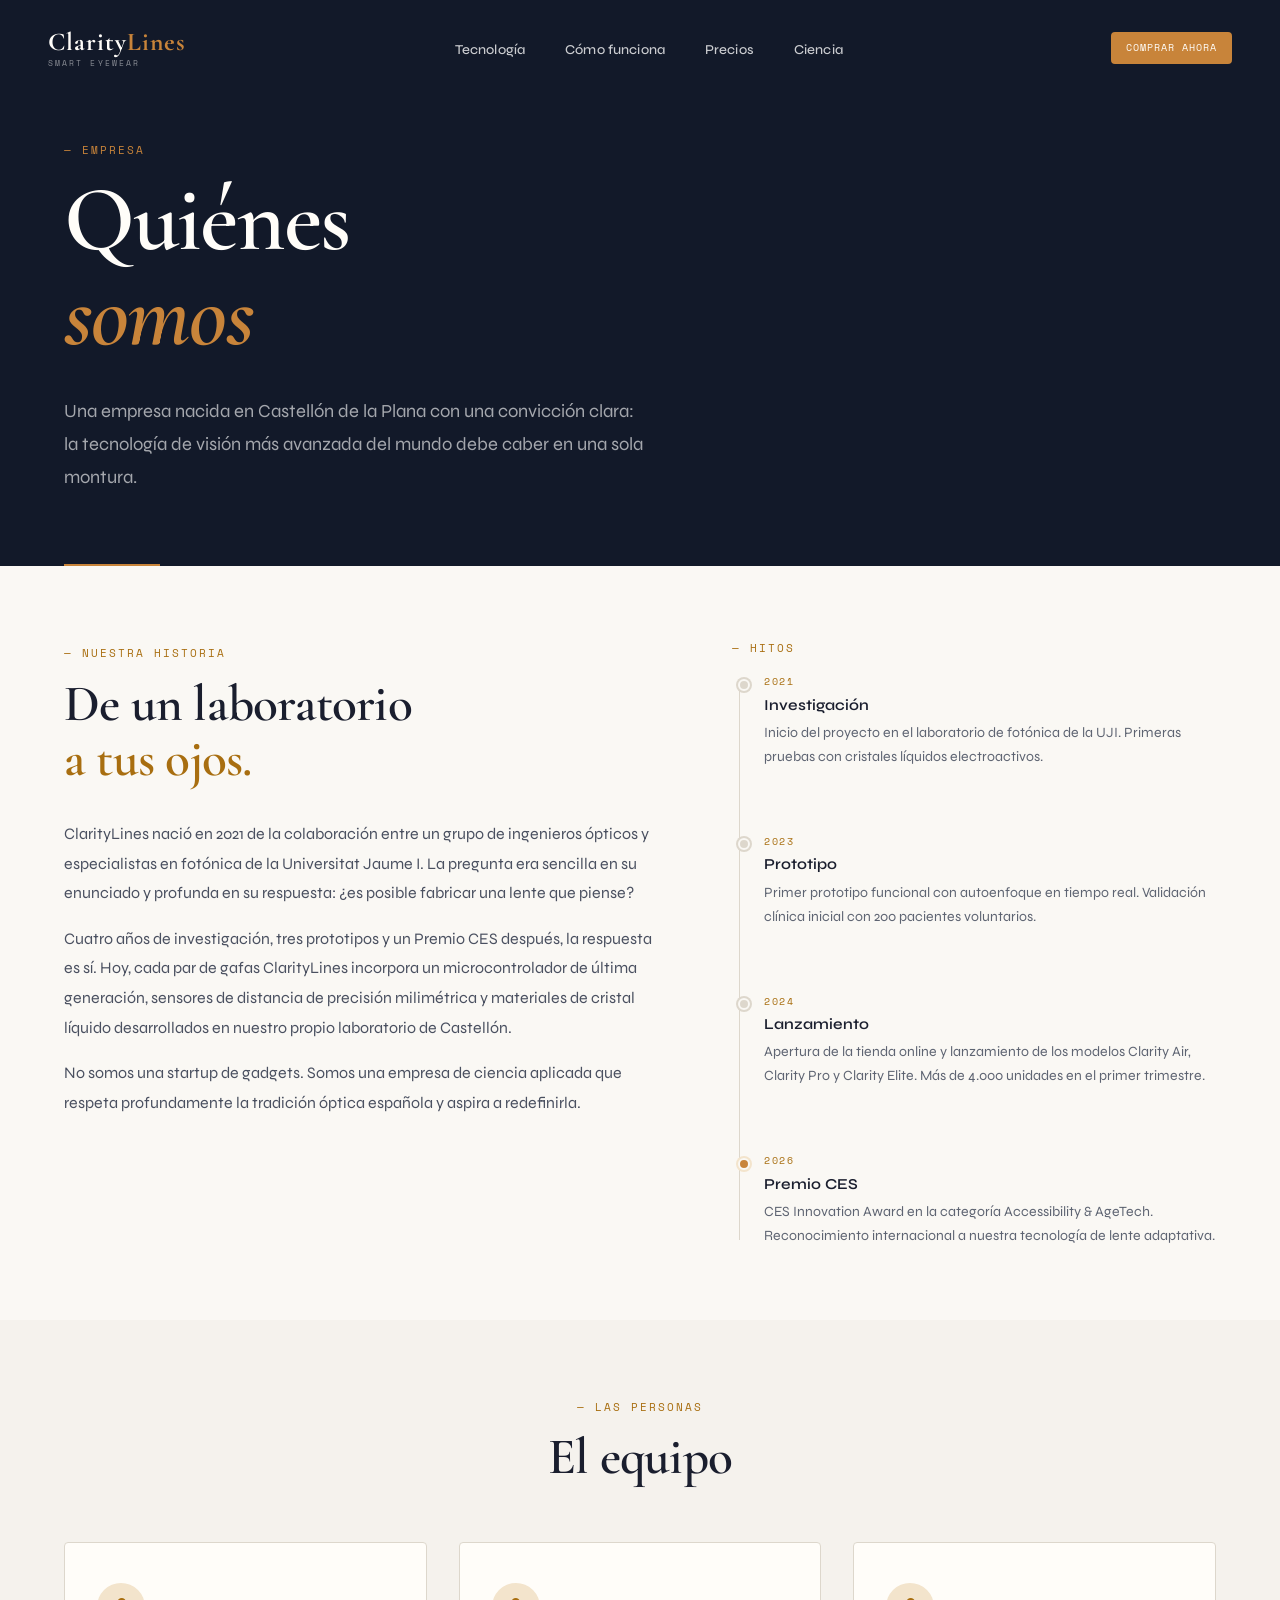
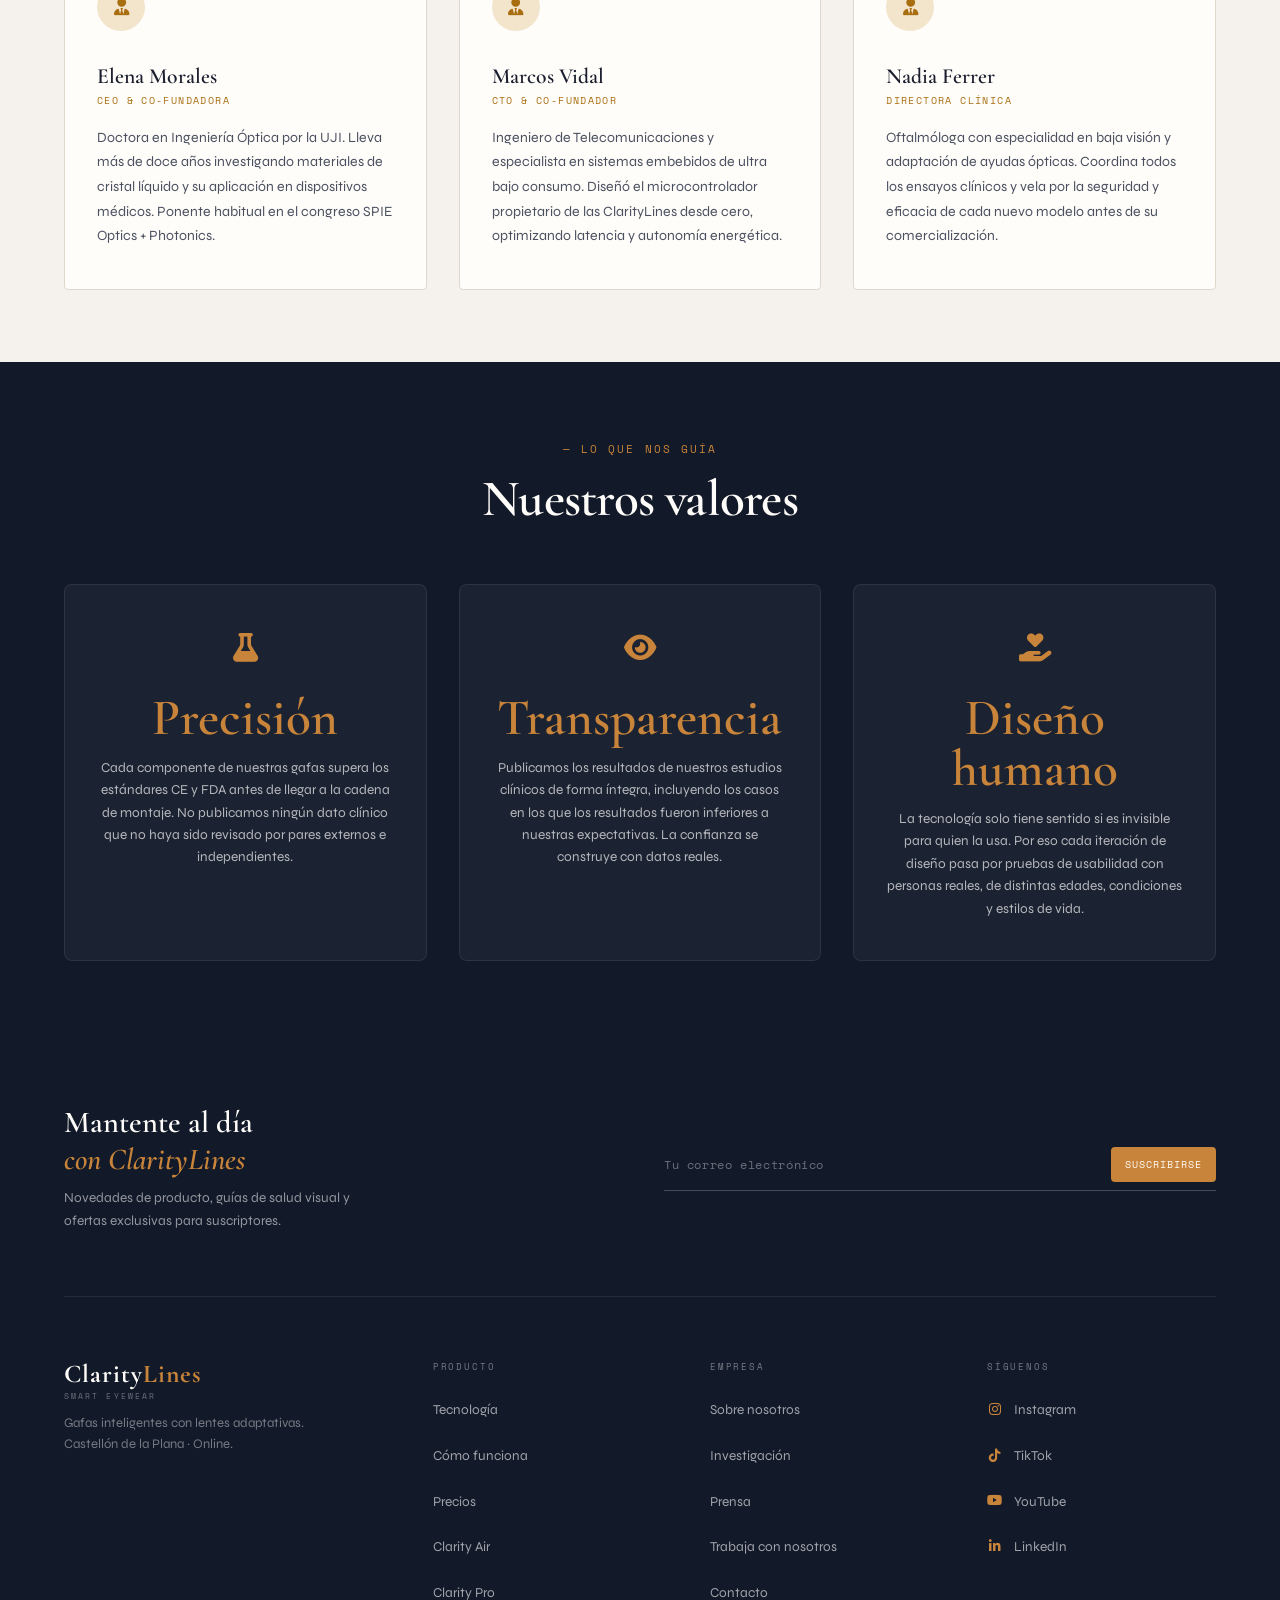
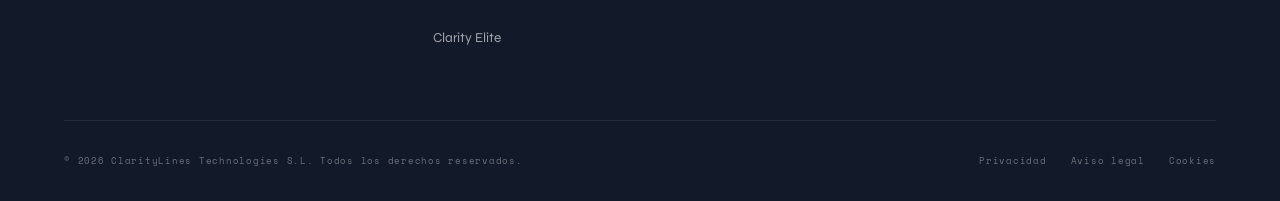
<file: pages/sobre-nosotros.html>
<!DOCTYPE html>
<html lang="es">
<head>

  <meta charset="UTF-8" />
  <meta name="viewport" content="width=device-width, initial-scale=1.0" />
  <title>Quiénes somos — ClarityLines Technologies S.L.</title>
  <meta name="description" content="Conoce la historia, el equipo y los valores de ClarityLines Technologies S.L., la empresa castellonense detrás de las gafas inteligentes con lentes adaptativas." />
  <meta name="robots" content="index, follow" />
  <link rel="canonical" href="https://www.claritylines.es/sobre-nosotros.html" />

  <!-- Google Fonts -->
  <link rel="preconnect" href="https://fonts.googleapis.com" />
  <link rel="preconnect" href="https://fonts.gstatic.com" crossorigin />
  <link href="https://fonts.googleapis.com/css2?family=Cormorant+Garamond:ital,wght@0,300;0,400;0,600;0,700;1,300;1,400;1,600&family=Syne:wght@400;500;600;700;800&family=Space+Mono:wght@400;700&display=swap" rel="stylesheet" />

  <!-- Font Awesome 6 Free -->
  <link rel="stylesheet" href="https://cdnjs.cloudflare.com/ajax/libs/font-awesome/6.5.0/css/all.min.css" />

  <!-- Estilos -->
  <link rel="stylesheet" href="../styles/style.css" />
  <link rel="stylesheet" href="../styles/sobre-nosotros.css" />
</head>
<body>


<!-- ====================================================
     BARRA DE PROGRESO DE LECTURA
===================================================== -->
<div class="progress-bar" id="progress-bar" aria-hidden="true"></div>


<!-- ====================================================
     HEADER
===================================================== -->
<header class="site-header" id="site-header">
  <div class="header-inner">
    <a href="../index.html" class="logo" aria-label="ClarityLines inicio">
      <span class="logo-main">Clarity<span>Lines</span></span>
      <span class="logo-sub">Smart Eyewear</span>
    </a>

    <nav class="main-nav" aria-label="Navegación principal">
      <ul>
        <li><a href="../index.html#features">Tecnología</a></li>
        <li><a href="../index.html#how-it-works">Cómo funciona</a></li>
        <li><a href="../index.html#pricing">Precios</a></li>
        <li><a href="../index.html#avalada">Ciencia</a></li>
      </ul>
    </nav>

    <div class="header-actions">
      <a href="../index.html#pricing" class="btn btn--amber btn--header">Comprar ahora</a>
      <button class="hamburger" id="hamburger" aria-label="Abrir menú" aria-expanded="false">
        <span></span><span></span><span></span>
      </button>
    </div>
  </div>

  <div class="mobile-nav" id="mobile-nav">
    <ul>
      <li><a href="../index.html#features">Tecnología</a></li>
      <li><a href="../index.html#how-it-works">Cómo funciona</a></li>
      <li><a href="../index.html#pricing">Precios</a></li>
      <li><a href="../index.html#avalada">Ciencia</a></li>
    </ul>
  </div>
</header>


<!-- ====================================================
     HERO INTERIOR — Quiénes somos
===================================================== -->
<section class="page-hero" aria-label="Cabecera de página Quiénes somos">
  <div class="page-hero-inner">
    <span class="label reveal">— Empresa</span>
    <h1 class="page-hero-title reveal">
      Quiénes<br /><em>somos</em>
    </h1>
    <p class="page-hero-sub reveal">
      Una empresa nacida en Castellón de la Plana con una convicción clara:<br />
      la tecnología de visión más avanzada del mundo debe caber en una sola montura.
    </p>
  </div>
</section>


<!-- ====================================================
     NUESTRA HISTORIA — texto editorial + timeline
===================================================== -->
<section class="historia section" id="historia" aria-labelledby="historia-title">

  <div class="historia-inner">

    <!-- Columna editorial izquierda -->
    <div class="historia-text">
      <span class="label reveal">— Nuestra historia</span>
      <h2 class="section-title" id="historia-title">
        <span class="reveal">De un laboratorio</span><br />
        <span class="reveal text-accent">a tus ojos.</span>
      </h2>
      <p class="historia-body reveal">
        ClarityLines nació en 2021 de la colaboración entre un grupo de ingenieros ópticos y
        especialistas en fotónica de la Universitat Jaume I. La pregunta era sencilla en su enunciado
        y profunda en su respuesta: ¿es posible fabricar una lente que piense?
      </p>
      <p class="historia-body reveal">
        Cuatro años de investigación, tres prototipos y un Premio CES después, la respuesta es sí.
        Hoy, cada par de gafas ClarityLines incorpora un microcontrolador de última generación,
        sensores de distancia de precisión milimétrica y materiales de cristal líquido desarrollados
        en nuestro propio laboratorio de Castellón.
      </p>
      <p class="historia-body reveal">
        No somos una startup de gadgets. Somos una empresa de ciencia aplicada que respeta
        profundamente la tradición óptica española y aspira a redefinirla.
      </p>
    </div>

    <!-- Timeline vertical derecha -->
    <div class="historia-timeline" aria-label="Hitos de ClarityLines">
      <span class="label reveal">— Hitos</span>

      <div class="timeline">

        <div class="timeline-item reveal">
          <div class="timeline-dot" aria-hidden="true"></div>
          <div class="timeline-content">
            <span class="timeline-year">2021</span>
            <h3 class="timeline-title">Investigación</h3>
            <p class="timeline-desc">Inicio del proyecto en el laboratorio de fotónica de la UJI. Primeras pruebas con cristales líquidos electroactivos.</p>
          </div>
        </div>

        <div class="timeline-item reveal">
          <div class="timeline-dot" aria-hidden="true"></div>
          <div class="timeline-content">
            <span class="timeline-year">2023</span>
            <h3 class="timeline-title">Prototipo</h3>
            <p class="timeline-desc">Primer prototipo funcional con autoenfoque en tiempo real. Validación clínica inicial con 200 pacientes voluntarios.</p>
          </div>
        </div>

        <div class="timeline-item reveal">
          <div class="timeline-dot" aria-hidden="true"></div>
          <div class="timeline-content">
            <span class="timeline-year">2024</span>
            <h3 class="timeline-title">Lanzamiento</h3>
            <p class="timeline-desc">Apertura de la tienda online y lanzamiento de los modelos Clarity Air, Clarity Pro y Clarity Elite. Más de 4.000 unidades en el primer trimestre.</p>
          </div>
        </div>

        <div class="timeline-item reveal">
          <div class="timeline-dot timeline-dot--active" aria-hidden="true"></div>
          <div class="timeline-content">
            <span class="timeline-year">2026</span>
            <h3 class="timeline-title">Premio CES</h3>
            <p class="timeline-desc">CES Innovation Award en la categoría Accessibility & AgeTech. Reconocimiento internacional a nuestra tecnología de lente adaptativa.</p>
          </div>
        </div>

      </div>
    </div>

  </div>

</section>


<!-- ====================================================
     EL EQUIPO
===================================================== -->
<section class="equipo section" id="equipo" aria-labelledby="equipo-title">

  <div class="section-header-center">
    <span class="label reveal">— Las personas</span>
    <h2 class="section-title" id="equipo-title">
      <span class="reveal">El equipo</span>
    </h2>
  </div>

  <div class="equipo-grid">

    <div class="equipo-card reveal" aria-label="Perfil de Elena Morales">
      <div class="equipo-icon" aria-hidden="true">
        <i class="fas fa-user-tie"></i>
      </div>
      <h3 class="equipo-nombre">Elena Morales</h3>
      <span class="equipo-cargo">CEO &amp; Co-fundadora</span>
      <p class="equipo-bio">
        Doctora en Ingeniería Óptica por la UJI. Lleva más de doce años investigando
        materiales de cristal líquido y su aplicación en dispositivos médicos.
        Ponente habitual en el congreso SPIE Optics + Photonics.
      </p>
    </div>

    <div class="equipo-card reveal" aria-label="Perfil de Marcos Vidal">
      <div class="equipo-icon" aria-hidden="true">
        <i class="fas fa-user-tie"></i>
      </div>
      <h3 class="equipo-nombre">Marcos Vidal</h3>
      <span class="equipo-cargo">CTO &amp; Co-fundador</span>
      <p class="equipo-bio">
        Ingeniero de Telecomunicaciones y especialista en sistemas embebidos de ultra bajo consumo.
        Diseñó el microcontrolador propietario de las ClarityLines desde cero,
        optimizando latencia y autonomía energética.
      </p>
    </div>

    <div class="equipo-card reveal" aria-label="Perfil de Nadia Ferrer">
      <div class="equipo-icon" aria-hidden="true">
        <i class="fas fa-user-tie"></i>
      </div>
      <h3 class="equipo-nombre">Nadia Ferrer</h3>
      <span class="equipo-cargo">Directora Clínica</span>
      <p class="equipo-bio">
        Oftalmóloga con especialidad en baja visión y adaptación de ayudas ópticas.
        Coordina todos los ensayos clínicos y vela por la seguridad y eficacia de
        cada nuevo modelo antes de su comercialización.
      </p>
    </div>

  </div>

</section>


<!-- ====================================================
     VALORES
===================================================== -->
<section class="valores section" id="valores" aria-labelledby="valores-title">

  <div class="section-header-center">
    <span class="label reveal">— Lo que nos guía</span>
    <h2 class="section-title" id="valores-title">
      <span class="reveal">Nuestros valores</span>
    </h2>
  </div>

  <div class="valores-grid">

    <div class="avalada-card reveal" aria-label="Valor: Precisión científica">
      <div class="avalada-icon" aria-hidden="true">
        <i class="fas fa-flask"></i>
      </div>
      <span class="avalada-num">Precisión</span>
      <p class="avalada-desc">
        Cada componente de nuestras gafas supera los estándares CE y FDA antes de llegar
        a la cadena de montaje. No publicamos ningún dato clínico que no haya sido
        revisado por pares externos e independientes.
      </p>
    </div>

    <div class="avalada-card reveal" aria-label="Valor: Transparencia radical">
      <div class="avalada-icon" aria-hidden="true">
        <i class="fas fa-eye"></i>
      </div>
      <span class="avalada-num">Transparencia</span>
      <p class="avalada-desc">
        Publicamos los resultados de nuestros estudios clínicos de forma íntegra,
        incluyendo los casos en los que los resultados fueron inferiores a nuestras
        expectativas. La confianza se construye con datos reales.
      </p>
    </div>

    <div class="avalada-card reveal" aria-label="Valor: Diseño humano">
      <div class="avalada-icon" aria-hidden="true">
        <i class="fas fa-hand-holding-heart"></i>
      </div>
      <span class="avalada-num">Diseño humano</span>
      <p class="avalada-desc">
        La tecnología solo tiene sentido si es invisible para quien la usa. Por eso
        cada iteración de diseño pasa por pruebas de usabilidad con personas reales,
        de distintas edades, condiciones y estilos de vida.
      </p>
    </div>

  </div>

</section>


<!-- ====================================================
     FOOTER
===================================================== -->
<footer class="site-footer" id="site-footer">

  <div class="footer-newsletter reveal">
    <div class="newsletter-text">
      <h3>Mantente al día<br /><em>con ClarityLines</em></h3>
      <p>Novedades de producto, guías de salud visual y ofertas exclusivas para suscriptores.</p>
    </div>
    <div id="newsletter-form">
      <div class="newsletter-input-wrap" id="newsletter-input-wrap">
        <input
          type="email"
          id="newsletter-email"
          placeholder="Tu correo electrónico"
          aria-label="Correo electrónico para newsletter"
        />
        <button id="newsletter-btn" class="btn btn--amber btn--newsletter">Suscribirse</button>
      </div>
    </div>
  </div>

  <div class="footer-nav-grid">

    <div class="footer-brand">
      <a href="../index.html" class="logo" aria-label="ClarityLines inicio">
        <span class="logo-main">Clarity<span>Lines</span></span>
        <span class="logo-sub">Smart Eyewear</span>
      </a>
      <p class="footer-tagline">
        Gafas inteligentes con lentes adaptativas.<br />Castellón de la Plana · Online.
      </p>
    </div>

    <div class="footer-col">
      <h4 class="footer-col-title">Producto</h4>
      <ul>
        <li><a href="../index.html#features">Tecnología</a></li>
        <li><a href="../index.html#how-it-works">Cómo funciona</a></li>
        <li><a href="../index.html#pricing">Precios</a></li>
        <li><a href="clarity-air.html">Clarity Air</a></li>
        <li><a href="clarity-pro.html">Clarity Pro</a></li>
        <li><a href="clarity-elite.html">Clarity Elite</a></li>
      </ul>
    </div>

    <div class="footer-col">
      <h4 class="footer-col-title">Empresa</h4>
      <ul>
        <li><a href="sobre-nosotros.html">Sobre nosotros</a></li>
        <li><a href="investigacion.html">Investigación</a></li>
        <li><a href="prensa.html">Prensa</a></li>
        <li><a href="trabaja-con-nosotros.html">Trabaja con nosotros</a></li>
        <li><a href="contacto.html">Contacto</a></li>
      </ul>
    </div>

    <div class="footer-col">
      <h4 class="footer-col-title">Síguenos</h4>
      <ul class="footer-social">
        <li><a href="#" aria-label="Instagram"><i class="fab fa-instagram" aria-hidden="true"></i> Instagram</a></li>
        <li><a href="#" aria-label="TikTok"><i class="fab fa-tiktok" aria-hidden="true"></i> TikTok</a></li>
        <li><a href="#" aria-label="YouTube"><i class="fab fa-youtube" aria-hidden="true"></i> YouTube</a></li>
        <li><a href="#" aria-label="LinkedIn"><i class="fab fa-linkedin-in" aria-hidden="true"></i> LinkedIn</a></li>
      </ul>
    </div>

  </div>

  <div class="footer-legal">
    <p>&copy; <span id="footer-year"></span> ClarityLines Technologies S.L. Todos los derechos reservados.</p>
    <ul>
      <li><a href="privacidad.html">Privacidad</a></li>
      <li><a href="aviso-legal.html">Aviso legal</a></li>
      <li><a href="cookies.html">Cookies</a></li>
    </ul>
  </div>

</footer>


<script src="../scripts/sobre-nosotros.js"></script>
</body>
</html>
</file>
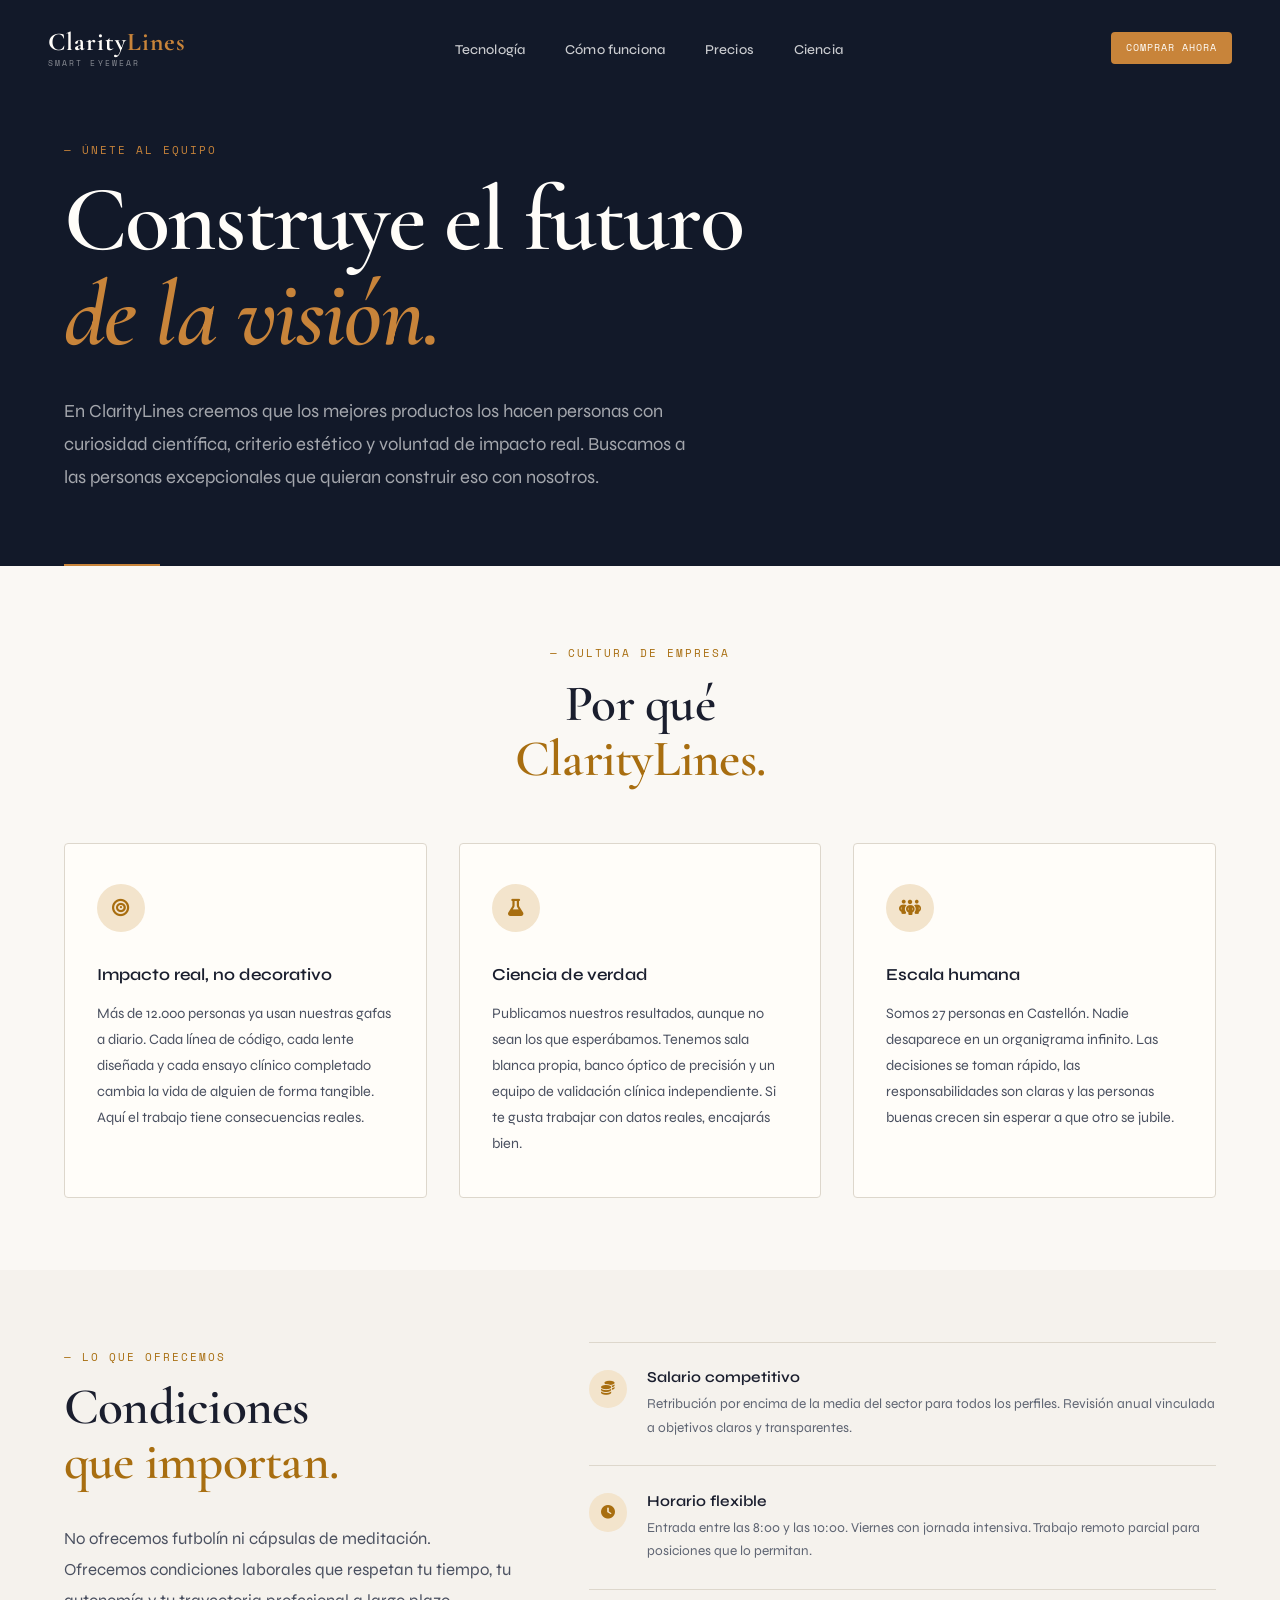
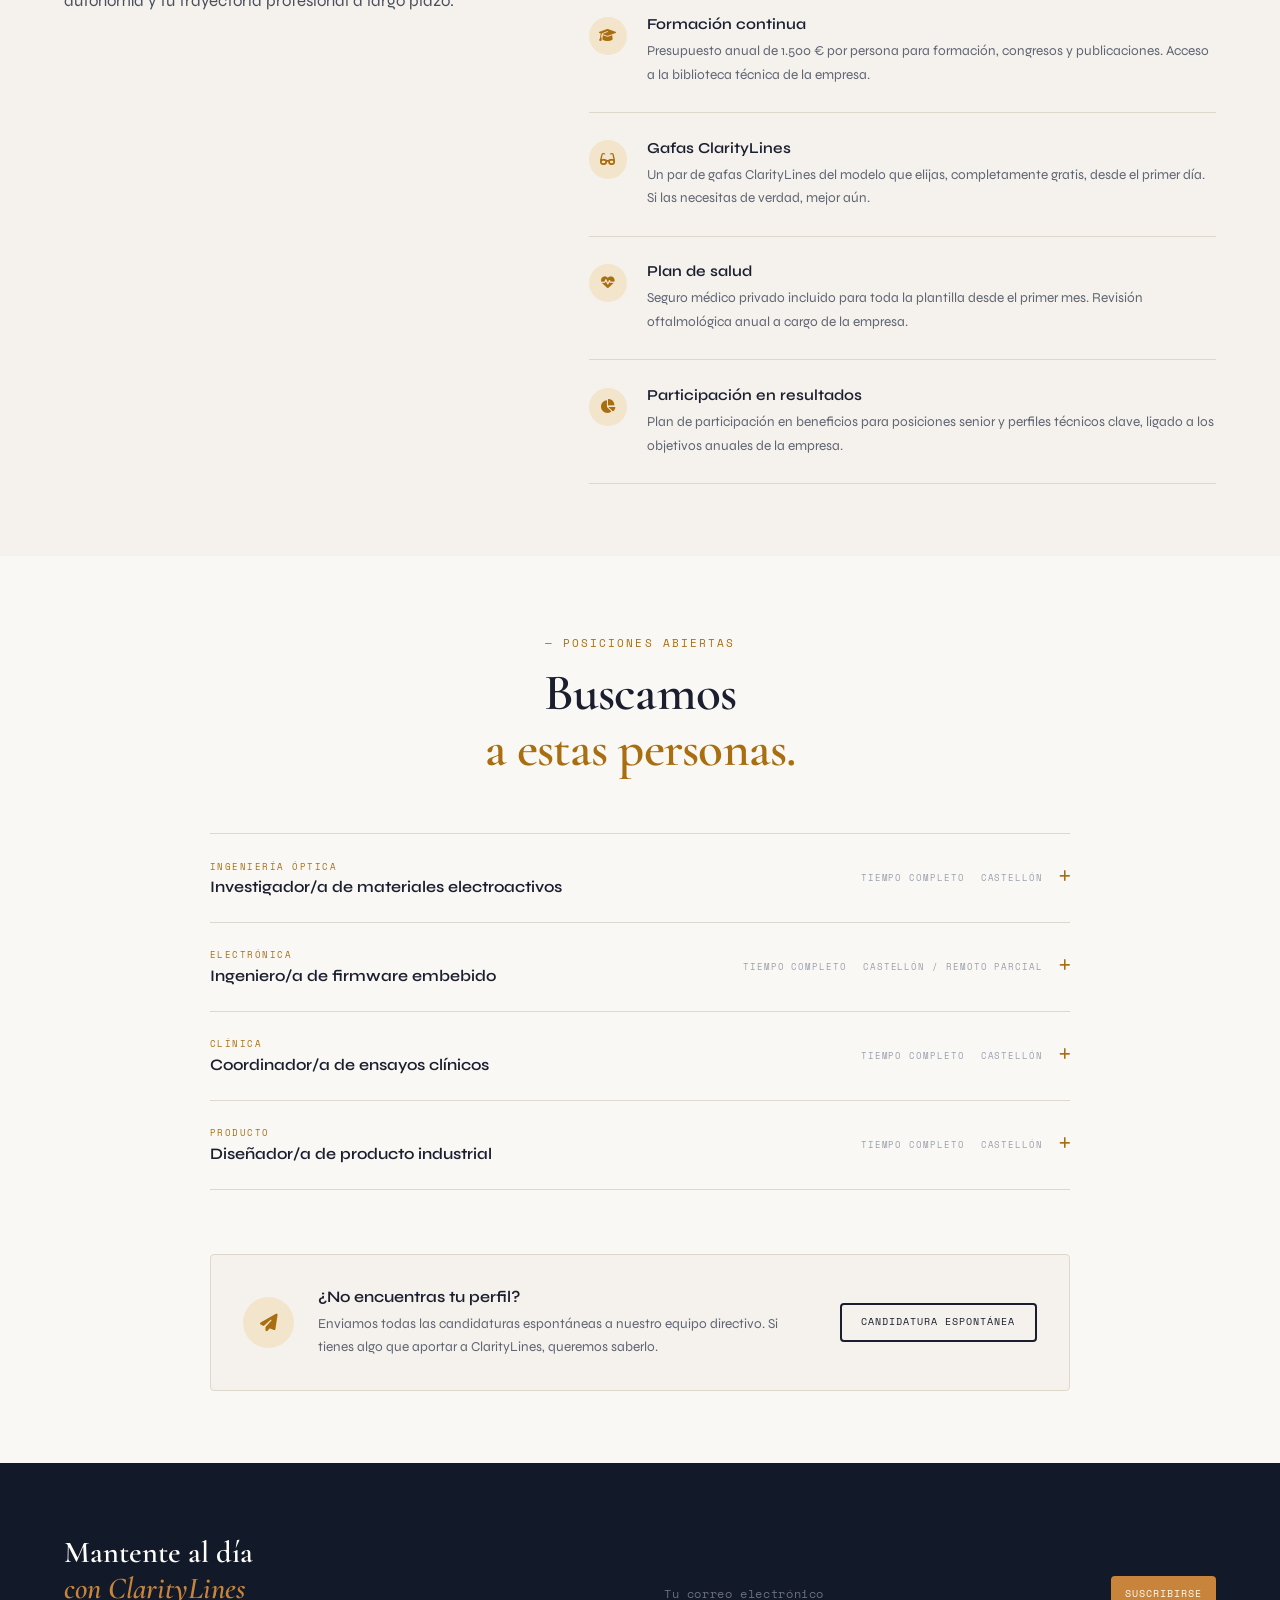
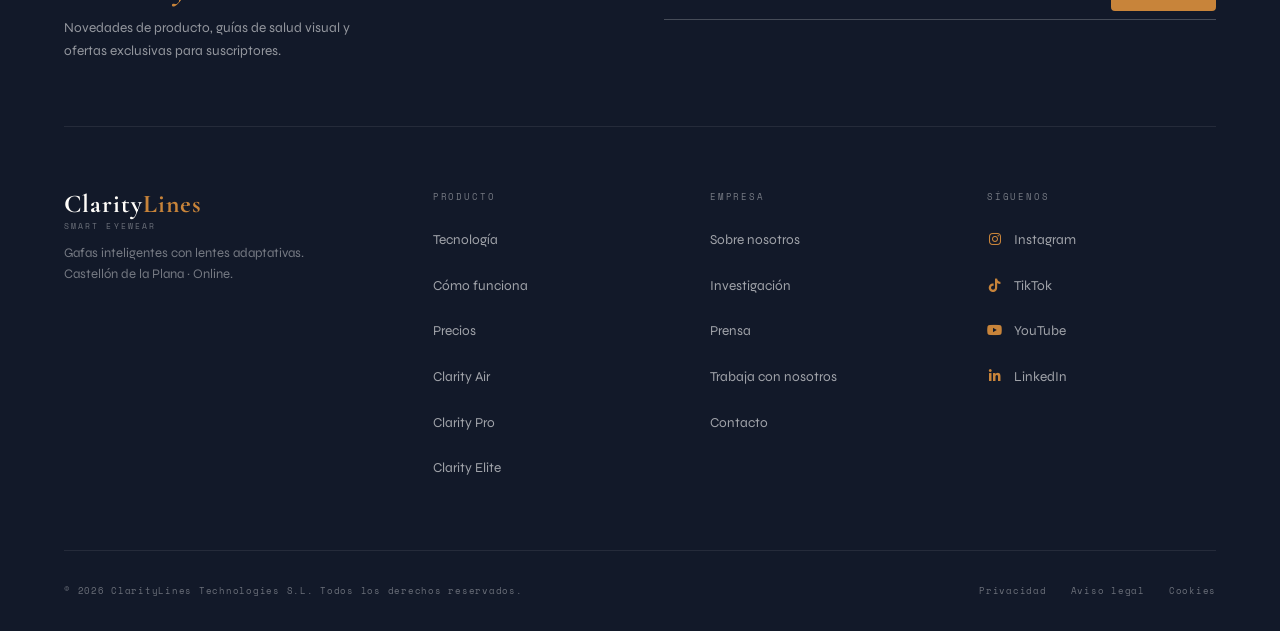
<file: pages/trabaja-con-nosotros.html>
<!DOCTYPE html>
<html lang="es">
<head>

  <meta charset="UTF-8" />
  <meta name="viewport" content="width=device-width, initial-scale=1.0" />
  <title>Trabaja con nosotros — ClarityLines Technologies S.L.</title>
  <meta name="description" content="Únete al equipo de ClarityLines Technologies S.L. en Castellón. Posiciones abiertas en ingeniería óptica, electrónica, clínica y producto. Cultura de empresa y beneficios." />
  <meta name="robots" content="index, follow" />
  <link rel="canonical" href="https://www.claritylines.es/trabaja-con-nosotros.html" />

  <!-- Google Fonts -->
  <link rel="preconnect" href="https://fonts.googleapis.com" />
  <link rel="preconnect" href="https://fonts.gstatic.com" crossorigin />
  <link href="https://fonts.googleapis.com/css2?family=Cormorant+Garamond:ital,wght@0,300;0,400;0,600;0,700;1,300;1,400;1,600&family=Syne:wght@400;500;600;700;800&family=Space+Mono:wght@400;700&display=swap" rel="stylesheet" />

  <!-- Font Awesome 6 Free -->
  <link rel="stylesheet" href="https://cdnjs.cloudflare.com/ajax/libs/font-awesome/6.5.0/css/all.min.css" />

  <!-- Estilos -->
  <link rel="stylesheet" href="../styles/style.css" />
  <link rel="stylesheet" href="../styles/trabaja-con-nosotros.css" />
</head>
<body>


<!-- ====================================================
     BARRA DE PROGRESO DE LECTURA
===================================================== -->
<div class="progress-bar" id="progress-bar" aria-hidden="true"></div>


<!-- ====================================================
     HEADER
===================================================== -->
<header class="site-header" id="site-header">
  <div class="header-inner">
    <a href="../index.html" class="logo" aria-label="ClarityLines inicio">
      <span class="logo-main">Clarity<span>Lines</span></span>
      <span class="logo-sub">Smart Eyewear</span>
    </a>

    <nav class="main-nav" aria-label="Navegación principal">
      <ul>
        <li><a href="../index.html#features">Tecnología</a></li>
        <li><a href="../index.html#how-it-works">Cómo funciona</a></li>
        <li><a href="../index.html#pricing">Precios</a></li>
        <li><a href="../index.html#avalada">Ciencia</a></li>
      </ul>
    </nav>

    <div class="header-actions">
      <a href="../index.html#pricing" class="btn btn--amber btn--header">Comprar ahora</a>
      <button class="hamburger" id="hamburger" aria-label="Abrir menú" aria-expanded="false">
        <span></span><span></span><span></span>
      </button>
    </div>
  </div>

  <div class="mobile-nav" id="mobile-nav">
    <ul>
      <li><a href="../index.html#features">Tecnología</a></li>
      <li><a href="../index.html#how-it-works">Cómo funciona</a></li>
      <li><a href="../index.html#pricing">Precios</a></li>
      <li><a href="../index.html#avalada">Ciencia</a></li>
    </ul>
  </div>
</header>


<!-- ====================================================
     HERO INTERIOR — Trabaja con nosotros
===================================================== -->
<section class="page-hero" aria-label="Cabecera de página Trabaja con nosotros">
  <div class="page-hero-inner">
    <span class="label reveal">— Únete al equipo</span>
    <h1 class="page-hero-title reveal">
      Construye el futuro<br /><em>de la visión.</em>
    </h1>
    <p class="page-hero-sub reveal">
      En ClarityLines creemos que los mejores productos los hacen personas
      con curiosidad científica, criterio estético y voluntad de impacto real.
      Buscamos a las personas excepcionales que quieran construir eso con nosotros.
    </p>
  </div>
</section>


<!-- ====================================================
     POR QUÉ CLARITYLINES — 3 razones culturales
===================================================== -->
<section class="tcn-porqué section" id="porque" aria-labelledby="porque-title">

  <div class="section-header-center">
    <span class="label reveal">— Cultura de empresa</span>
    <h2 class="section-title" id="porque-title">
      <span class="reveal">Por qué</span><br />
      <span class="reveal text-accent">ClarityLines.</span>
    </h2>
  </div>

  <div class="tcn-porque-grid">

    <div class="tcn-porque-card reveal" aria-label="Razón: Impacto real">
      <div class="tcn-porque-icon" aria-hidden="true">
        <i class="fas fa-bullseye"></i>
      </div>
      <h3 class="tcn-porque-title">Impacto real, no decorativo</h3>
      <p class="tcn-porque-desc">
        Más de 12.000 personas ya usan nuestras gafas a diario. Cada línea de código,
        cada lente diseñada y cada ensayo clínico completado cambia la vida de alguien
        de forma tangible. Aquí el trabajo tiene consecuencias reales.
      </p>
    </div>

    <div class="tcn-porque-card reveal" aria-label="Razón: Ciencia de verdad">
      <div class="tcn-porque-icon" aria-hidden="true">
        <i class="fas fa-flask"></i>
      </div>
      <h3 class="tcn-porque-title">Ciencia de verdad</h3>
      <p class="tcn-porque-desc">
        Publicamos nuestros resultados, aunque no sean los que esperábamos.
        Tenemos sala blanca propia, banco óptico de precisión y un equipo de validación
        clínica independiente. Si te gusta trabajar con datos reales, encajarás bien.
      </p>
    </div>

    <div class="tcn-porque-card reveal" aria-label="Razón: Escala humana">
      <div class="tcn-porque-icon" aria-hidden="true">
        <i class="fas fa-people-group"></i>
      </div>
      <h3 class="tcn-porque-title">Escala humana</h3>
      <p class="tcn-porque-desc">
        Somos 27 personas en Castellón. Nadie desaparece en un organigrama infinito.
        Las decisiones se toman rápido, las responsabilidades son claras y las personas
        buenas crecen sin esperar a que otro se jubile.
      </p>
    </div>

  </div>

</section>


<!-- ====================================================
     BENEFICIOS — lista visual
===================================================== -->
<section class="tcn-beneficios section" id="beneficios" aria-labelledby="beneficios-title">

  <div class="tcn-beneficios-inner">

    <div class="tcn-beneficios-text">
      <span class="label reveal">— Lo que ofrecemos</span>
      <h2 class="section-title" id="beneficios-title">
        <span class="reveal">Condiciones</span><br />
        <span class="reveal text-accent">que importan.</span>
      </h2>
      <p class="tcn-beneficios-intro reveal">
        No ofrecemos futbolín ni cápsulas de meditación. Ofrecemos condiciones laborales
        que respetan tu tiempo, tu autonomía y tu trayectoria profesional a largo plazo.
      </p>
    </div>

    <ul class="tcn-beneficios-lista" role="list" aria-label="Lista de beneficios laborales">

      <li class="tcn-beneficio-item reveal" aria-label="Beneficio: Salario competitivo">
        <div class="tcn-beneficio-icon" aria-hidden="true">
          <i class="fas fa-coins"></i>
        </div>
        <div class="tcn-beneficio-content">
          <h3 class="tcn-beneficio-title">Salario competitivo</h3>
          <p class="tcn-beneficio-desc">
            Retribución por encima de la media del sector para todos los perfiles.
            Revisión anual vinculada a objetivos claros y transparentes.
          </p>
        </div>
      </li>

      <li class="tcn-beneficio-item reveal" aria-label="Beneficio: Horario flexible">
        <div class="tcn-beneficio-icon" aria-hidden="true">
          <i class="fas fa-clock"></i>
        </div>
        <div class="tcn-beneficio-content">
          <h3 class="tcn-beneficio-title">Horario flexible</h3>
          <p class="tcn-beneficio-desc">
            Entrada entre las 8:00 y las 10:00. Viernes con jornada intensiva.
            Trabajo remoto parcial para posiciones que lo permitan.
          </p>
        </div>
      </li>

      <li class="tcn-beneficio-item reveal" aria-label="Beneficio: Formación continua">
        <div class="tcn-beneficio-icon" aria-hidden="true">
          <i class="fas fa-graduation-cap"></i>
        </div>
        <div class="tcn-beneficio-content">
          <h3 class="tcn-beneficio-title">Formación continua</h3>
          <p class="tcn-beneficio-desc">
            Presupuesto anual de 1.500 € por persona para formación, congresos
            y publicaciones. Acceso a la biblioteca técnica de la empresa.
          </p>
        </div>
      </li>

      <li class="tcn-beneficio-item reveal" aria-label="Beneficio: Gafas ClarityLines">
        <div class="tcn-beneficio-icon" aria-hidden="true">
          <i class="fas fa-glasses"></i>
        </div>
        <div class="tcn-beneficio-content">
          <h3 class="tcn-beneficio-title">Gafas ClarityLines</h3>
          <p class="tcn-beneficio-desc">
            Un par de gafas ClarityLines del modelo que elijas, completamente gratis,
            desde el primer día. Si las necesitas de verdad, mejor aún.
          </p>
        </div>
      </li>

      <li class="tcn-beneficio-item reveal" aria-label="Beneficio: Plan de salud">
        <div class="tcn-beneficio-icon" aria-hidden="true">
          <i class="fas fa-heart-pulse"></i>
        </div>
        <div class="tcn-beneficio-content">
          <h3 class="tcn-beneficio-title">Plan de salud</h3>
          <p class="tcn-beneficio-desc">
            Seguro médico privado incluido para toda la plantilla desde el primer mes.
            Revisión oftalmológica anual a cargo de la empresa.
          </p>
        </div>
      </li>

      <li class="tcn-beneficio-item reveal" aria-label="Beneficio: Participación en resultados">
        <div class="tcn-beneficio-icon" aria-hidden="true">
          <i class="fas fa-chart-pie"></i>
        </div>
        <div class="tcn-beneficio-content">
          <h3 class="tcn-beneficio-title">Participación en resultados</h3>
          <p class="tcn-beneficio-desc">
            Plan de participación en beneficios para posiciones senior y perfiles
            técnicos clave, ligado a los objetivos anuales de la empresa.
          </p>
        </div>
      </li>

    </ul>

  </div>

</section>


<!-- ====================================================
     POSICIONES ABIERTAS — acordeón
===================================================== -->
<section class="tcn-posiciones section" id="posiciones" aria-labelledby="posiciones-title">

  <div class="section-header-center">
    <span class="label reveal">— Posiciones abiertas</span>
    <h2 class="section-title" id="posiciones-title">
      <span class="reveal">Buscamos</span><br />
      <span class="reveal text-accent">a estas personas.</span>
    </h2>
  </div>

  <div class="tcn-posiciones-list" role="list" aria-label="Lista de posiciones abiertas">

    <div class="tcn-posicion-item reveal" role="listitem">
      <button
        class="tcn-posicion-header"
        aria-expanded="false"
        aria-controls="posicion-1-body"
        id="posicion-1-btn"
      >
        <div class="tcn-posicion-header-left">
          <span class="tcn-posicion-dpto">Ingeniería Óptica</span>
          <span class="tcn-posicion-nombre">Investigador/a de materiales electroactivos</span>
        </div>
        <div class="tcn-posicion-header-right">
          <span class="tcn-posicion-tipo">Tiempo completo</span>
          <span class="tcn-posicion-lugar">Castellón</span>
          <i class="fas fa-plus tcn-posicion-chevron" aria-hidden="true"></i>
        </div>
      </button>
      <div
        class="tcn-posicion-body"
        id="posicion-1-body"
        role="region"
        aria-labelledby="posicion-1-btn"
        hidden
      >
        <p class="tcn-posicion-desc">
          Buscamos un perfil con doctorado o máster en Ciencias de los Materiales, Física
          o Ingeniería Óptica. Experiencia mínima de 2 años en caracterización de cristales
          líquidos nemáticos o en síntesis de polímeros alineantes para dispositivos ópticos.
        </p>
        <ul class="tcn-posicion-req" aria-label="Requisitos de la posición">
          <li><i class="fas fa-check" aria-hidden="true"></i> Doctorado o máster en área técnica afín</li>
          <li><i class="fas fa-check" aria-hidden="true"></i> Experiencia con cristales líquidos o electro-óptica</li>
          <li><i class="fas fa-check" aria-hidden="true"></i> Publicaciones en revistas indexadas (valorable)</li>
          <li><i class="fas fa-check" aria-hidden="true"></i> Inglés técnico C1</li>
        </ul>
        <a href="contacto.html" class="btn btn--amber tcn-posicion-cta">
          Enviar candidatura <i class="fas fa-arrow-right" aria-hidden="true"></i>
        </a>
      </div>
    </div>

    <div class="tcn-posicion-item reveal" role="listitem">
      <button
        class="tcn-posicion-header"
        aria-expanded="false"
        aria-controls="posicion-2-body"
        id="posicion-2-btn"
      >
        <div class="tcn-posicion-header-left">
          <span class="tcn-posicion-dpto">Electrónica</span>
          <span class="tcn-posicion-nombre">Ingeniero/a de firmware embebido</span>
        </div>
        <div class="tcn-posicion-header-right">
          <span class="tcn-posicion-tipo">Tiempo completo</span>
          <span class="tcn-posicion-lugar">Castellón / Remoto parcial</span>
          <i class="fas fa-plus tcn-posicion-chevron" aria-hidden="true"></i>
        </div>
      </button>
      <div
        class="tcn-posicion-body"
        id="posicion-2-body"
        role="region"
        aria-labelledby="posicion-2-btn"
        hidden
      >
        <p class="tcn-posicion-desc">
          Incorporación al equipo de hardware para trabajar en el microcontrolador CL-Core.
          Responsable del ciclo completo del firmware: diseño, implementación, testing y
          actualización OTA. Entorno: C embebido, RTOS, BLE, gestión de energía.
        </p>
        <ul class="tcn-posicion-req" aria-label="Requisitos de la posición">
          <li><i class="fas fa-check" aria-hidden="true"></i> Mínimo 3 años en firmware embebido con C</li>
          <li><i class="fas fa-check" aria-hidden="true"></i> Experiencia con RTOS (FreeRTOS o similar)</li>
          <li><i class="fas fa-check" aria-hidden="true"></i> Conocimientos de gestión de energía y BLE</li>
          <li><i class="fas fa-check" aria-hidden="true"></i> Experiencia con dispositivos de baja potencia</li>
        </ul>
        <a href="contacto.html" class="btn btn--amber tcn-posicion-cta">
          Enviar candidatura <i class="fas fa-arrow-right" aria-hidden="true"></i>
        </a>
      </div>
    </div>

    <div class="tcn-posicion-item reveal" role="listitem">
      <button
        class="tcn-posicion-header"
        aria-expanded="false"
        aria-controls="posicion-3-body"
        id="posicion-3-btn"
      >
        <div class="tcn-posicion-header-left">
          <span class="tcn-posicion-dpto">Clínica</span>
          <span class="tcn-posicion-nombre">Coordinador/a de ensayos clínicos</span>
        </div>
        <div class="tcn-posicion-header-right">
          <span class="tcn-posicion-tipo">Tiempo completo</span>
          <span class="tcn-posicion-lugar">Castellón</span>
          <i class="fas fa-plus tcn-posicion-chevron" aria-hidden="true"></i>
        </div>
      </button>
      <div
        class="tcn-posicion-body"
        id="posicion-3-body"
        role="region"
        aria-labelledby="posicion-3-btn"
        hidden
      >
        <p class="tcn-posicion-desc">
          Apoyo a la Dirección Clínica en la planificación, ejecución y documentación de
          ensayos clínicos conforme a ISO 14971 y los requisitos del Reglamento (UE) 2017/745
          sobre productos sanitarios. Interlocución con centros colaboradores y CEICs.
        </p>
        <ul class="tcn-posicion-req" aria-label="Requisitos de la posición">
          <li><i class="fas fa-check" aria-hidden="true"></i> Titulación en Óptica, Medicina o Ciencias de la Salud</li>
          <li><i class="fas fa-check" aria-hidden="true"></i> Experiencia en coordinación de estudios clínicos</li>
          <li><i class="fas fa-check" aria-hidden="true"></i> Conocimiento del marco regulatorio MDR</li>
          <li><i class="fas fa-check" aria-hidden="true"></i> Inglés técnico B2 mínimo</li>
        </ul>
        <a href="contacto.html" class="btn btn--amber tcn-posicion-cta">
          Enviar candidatura <i class="fas fa-arrow-right" aria-hidden="true"></i>
        </a>
      </div>
    </div>

    <div class="tcn-posicion-item reveal" role="listitem">
      <button
        class="tcn-posicion-header"
        aria-expanded="false"
        aria-controls="posicion-4-body"
        id="posicion-4-btn"
      >
        <div class="tcn-posicion-header-left">
          <span class="tcn-posicion-dpto">Producto</span>
          <span class="tcn-posicion-nombre">Diseñador/a de producto industrial</span>
        </div>
        <div class="tcn-posicion-header-right">
          <span class="tcn-posicion-tipo">Tiempo completo</span>
          <span class="tcn-posicion-lugar">Castellón</span>
          <i class="fas fa-plus tcn-posicion-chevron" aria-hidden="true"></i>
        </div>
      </button>
      <div
        class="tcn-posicion-body"
        id="posicion-4-body"
        role="region"
        aria-labelledby="posicion-4-btn"
        hidden
      >
        <p class="tcn-posicion-desc">
          Responsable del diseño de las nuevas monturas y accesorios. Desde el concepto
          hasta los planos de fabricación. Trabajará en estrecha colaboración con el equipo
          de ingeniería óptica para integrar componentes electrónicos y ópticos en la montura.
        </p>
        <ul class="tcn-posicion-req" aria-label="Requisitos de la posición">
          <li><i class="fas fa-check" aria-hidden="true"></i> Grado en Diseño Industrial o Ingeniería de Producto</li>
          <li><i class="fas fa-check" aria-hidden="true"></i> Dominio de CAD (SolidWorks o Rhino)</li>
          <li><i class="fas fa-check" aria-hidden="true"></i> Portfolio de proyectos de hardware de consumo</li>
          <li><i class="fas fa-check" aria-hidden="true"></i> Sensibilidad por materiales sostenibles (valorable)</li>
        </ul>
        <a href="contacto.html" class="btn btn--amber tcn-posicion-cta">
          Enviar candidatura <i class="fas fa-arrow-right" aria-hidden="true"></i>
        </a>
      </div>
    </div>

  </div>

  <div class="tcn-espontanea reveal" aria-label="Candidatura espontánea">
    <div class="tcn-espontanea-icon" aria-hidden="true">
      <i class="fas fa-paper-plane"></i>
    </div>
    <div class="tcn-espontanea-text">
      <h3 class="tcn-espontanea-title">¿No encuentras tu perfil?</h3>
      <p class="tcn-espontanea-desc">
        Enviamos todas las candidaturas espontáneas a nuestro equipo directivo.
        Si tienes algo que aportar a ClarityLines, queremos saberlo.
      </p>
    </div>
    <a href="contacto.html" class="btn btn--outline tcn-espontanea-btn">
      Candidatura espontánea
    </a>
  </div>

</section>


<!-- ====================================================
     FOOTER
===================================================== -->
<footer class="site-footer" id="site-footer">

  <div class="footer-newsletter reveal">
    <div class="newsletter-text">
      <h3>Mantente al día<br /><em>con ClarityLines</em></h3>
      <p>Novedades de producto, guías de salud visual y ofertas exclusivas para suscriptores.</p>
    </div>
    <div id="newsletter-form">
      <div class="newsletter-input-wrap" id="newsletter-input-wrap">
        <input
          type="email"
          id="newsletter-email"
          placeholder="Tu correo electrónico"
          aria-label="Correo electrónico para newsletter"
        />
        <button id="newsletter-btn" class="btn btn--amber btn--newsletter">Suscribirse</button>
      </div>
    </div>
  </div>

  <div class="footer-nav-grid">

    <div class="footer-brand">
      <a href="../index.html" class="logo" aria-label="ClarityLines inicio">
        <span class="logo-main">Clarity<span>Lines</span></span>
        <span class="logo-sub">Smart Eyewear</span>
      </a>
      <p class="footer-tagline">
        Gafas inteligentes con lentes adaptativas.<br />Castellón de la Plana · Online.
      </p>
    </div>

    <div class="footer-col">
      <h4 class="footer-col-title">Producto</h4>
      <ul>
        <li><a href="../index.html#features">Tecnología</a></li>
        <li><a href="../index.html#how-it-works">Cómo funciona</a></li>
        <li><a href="../index.html#pricing">Precios</a></li>
        <li><a href="clarity-air.html">Clarity Air</a></li>
        <li><a href="clarity-pro.html">Clarity Pro</a></li>
        <li><a href="clarity-elite.html">Clarity Elite</a></li>
      </ul>
    </div>

    <div class="footer-col">
      <h4 class="footer-col-title">Empresa</h4>
      <ul>
        <li><a href="sobre-nosotros.html">Sobre nosotros</a></li>
        <li><a href="investigacion.html">Investigación</a></li>
        <li><a href="prensa.html">Prensa</a></li>
        <li><a href="trabaja-con-nosotros.html">Trabaja con nosotros</a></li>
        <li><a href="contacto.html">Contacto</a></li>
      </ul>
    </div>

    <div class="footer-col">
      <h4 class="footer-col-title">Síguenos</h4>
      <ul class="footer-social">
        <li><a href="#" aria-label="Instagram"><i class="fab fa-instagram" aria-hidden="true"></i> Instagram</a></li>
        <li><a href="#" aria-label="TikTok"><i class="fab fa-tiktok" aria-hidden="true"></i> TikTok</a></li>
        <li><a href="#" aria-label="YouTube"><i class="fab fa-youtube" aria-hidden="true"></i> YouTube</a></li>
        <li><a href="#" aria-label="LinkedIn"><i class="fab fa-linkedin-in" aria-hidden="true"></i> LinkedIn</a></li>
      </ul>
    </div>

  </div>

  <div class="footer-legal">
    <p>&copy; <span id="footer-year"></span> ClarityLines Technologies S.L. Todos los derechos reservados.</p>
    <ul>
      <li><a href="privacidad.html">Privacidad</a></li>
      <li><a href="aviso-legal.html">Aviso legal</a></li>
      <li><a href="cookies.html">Cookies</a></li>
    </ul>
  </div>

</footer>


<script src="../scripts/trabaja-con-nosotros.js"></script>
</body>
</html>
</file>
<file: styles/style.css>
/* ================================================================
   CLARITYLINES — style.css
   Versión: 2026 — Rediseño editorial
================================================================ */

/* ----------------------------------------------------------------
   VARIABLES DE DISEÑO
---------------------------------------------------------------- */
:root {
  /* Tipografía */
  --font-display: 'Cormorant Garamond', Georgia, serif;
  --font-ui:      'Syne', system-ui, sans-serif;
  --font-mono:    'Space Mono', 'Courier New', monospace;

  /* Escala tipográfica del hero con clamp fluido:
     mínimo seguro en 320px (1.9rem ≈ 30px), máximo editorial en ≥1440px (7.8rem).
     El breakpoint intermedio 768px llega a ~4.8rem, 480px a ~3rem. */
  --size-hero:    clamp(1.9rem, 3.6vw + 0.8rem, 5.2rem);
  --size-section: clamp(1.8rem, 3vw + 0.8rem, 4rem);
  --size-h3:      clamp(1.1rem, 1.5vw + 0.5rem, 1.6rem);
  --size-body:    1rem;
  --size-small:   0.85rem;
  --size-mono:    0.7rem;

  /* Paleta — sin negro puro; azul muy oscuro como base de tinta */
  --ink:          #1a1e2e;
  --ink-mid:      #2e3347;
  --ink-soft:     #5a6070;
  --ink-ghost:    #9aa0ae;

  /* Ámbar principal oscurecido de #c8843a a #a86e10 para superar
     ratio WCAG AA 4.5:1 sobre fondos claros (--paper, --white, --cream).
     Relación calculada: #a86e10 sobre #faf8f4 ≈ 5.1:1. */
  --amber:        #a86e10;
  --amber-light:  #c8843a;
  --amber-pale:   #f3e4cc;
  --amber-glow:   rgba(168, 110, 16, 0.18);

  --cream:        #f5f2ed;
  --cream-deep:   #ede8e0;
  --cream-border: #ddd7cc;
  --paper:        #faf8f4;
  --white:        #fffdf9;
  --navy:         #1b2a4a;
  --navy-dark:    #121929;
  --navy-mid:     #2e3f60;

  --text:         #1a1e2e;
  --text-mid:     #4a5060;
  /* --text-light ajustado de #6e7480 a #5e6472 para alcanzar 4.5:1
     sobre --paper (#faf8f4). Ratio resultante ≈ 5.0:1. */
  --text-light:   #5e6472;

  --space-xs: 0.5rem;
  --space-s:  1rem;
  --space-m:  2rem;
  --space-l:  4rem;
  --space-xl: 7rem;

  --ease:   cubic-bezier(0.22, 1, 0.36, 1);
  --dur:    0.55s;
  --radius: 4px;
}

/* ----------------------------------------------------------------
   RESET Y BASE
---------------------------------------------------------------- */
*, *::before, *::after { box-sizing: border-box; margin: 0; padding: 0; }

html {
  scroll-behavior: smooth;
  font-size: 16px;
  scrollbar-width: thin;
  scrollbar-color: var(--amber-light) var(--navy-dark);
}

body {
  background: var(--paper);
  color: var(--text);
  font-family: var(--font-ui);
  font-size: var(--size-body);
  font-weight: 400;
  line-height: 1.7;
  overflow-x: hidden;
}

img { display: block; max-width: 100%; height: auto; object-fit: cover; }
ul  { list-style: none; }
a   { color: inherit; text-decoration: none; }
button { cursor: pointer; border: none; background: none; font-family: inherit; }
::selection { background: var(--amber-light); color: var(--white); }

::-webkit-scrollbar { width: 6px; }
::-webkit-scrollbar-track { background: var(--navy-dark); }
::-webkit-scrollbar-thumb { background: var(--amber-light); border-radius: 3px; }
::-webkit-scrollbar-thumb:hover { background: var(--amber); }

/* ----------------------------------------------------------------
   BARRA DE PROGRESO DE LECTURA
---------------------------------------------------------------- */
.progress-bar {
  position: fixed;
  top: 0; left: 0;
  height: 2px;
  width: 0%;
  background: var(--amber-light);
  z-index: 2000;
  transition: width 0.1s linear;
}

/* ----------------------------------------------------------------
   ANIMACIONES DE ENTRADA
---------------------------------------------------------------- */
.reveal {
  opacity: 0;
  transform: translateY(28px);
  transition: opacity var(--dur) var(--ease), transform var(--dur) var(--ease);
}
.reveal.in-view { opacity: 1; transform: translateY(0); }
.reveal:nth-child(2) { transition-delay: 0.08s; }
.reveal:nth-child(3) { transition-delay: 0.16s; }
.reveal:nth-child(4) { transition-delay: 0.24s; }
.reveal:nth-child(5) { transition-delay: 0.32s; }
.reveal:nth-child(6) { transition-delay: 0.40s; }

@media (prefers-reduced-motion: reduce) {
  .reveal {
    opacity: 1;
    transform: none;
    transition: none;
  }
  * {
    animation-duration: 0.01ms !important;
    transition-duration: 0.01ms !important;
  }
}

/* ----------------------------------------------------------------
   TIPOGRAFÍA
---------------------------------------------------------------- */
h1, h2 {
  font-family: var(--font-display);
  font-weight: 600;
  line-height: 1.08;
  letter-spacing: -0.015em;
}
h3, h4 {
  font-family: var(--font-ui);
  font-weight: 600;
  line-height: 1.25;
}

/* em en contexto oscuro (hero, how, avalada, footer) conserva el dorado claro
   ya que el ratio sobre fondos navy es superior a 4.5:1 */
em { font-style: italic; color: var(--amber-light); }

.label {
  display: inline-block;
  font-family: var(--font-mono);
  font-size: var(--size-mono);
  letter-spacing: 0.18em;
  text-transform: uppercase;
  /* Dorado oscurecido para superar WCAG AA sobre fondos claros */
  color: var(--amber);
  margin-bottom: 0.9rem;
}
.section-title { font-size: var(--size-section); color: var(--ink); }
.text-accent { color: var(--amber); }

/* ----------------------------------------------------------------
   BOTONES
---------------------------------------------------------------- */
.btn {
  display: inline-flex;
  align-items: center;
  gap: 0.5rem;
  font-family: var(--font-mono);
  font-size: var(--size-mono);
  letter-spacing: 0.1em;
  text-transform: uppercase;
  padding: 0.9em 2em;
  border-radius: var(--radius);
  transition:
    background var(--dur) var(--ease),
    color var(--dur) var(--ease),
    border-color var(--dur) var(--ease),
    transform 0.2s,
    box-shadow 0.2s;
  cursor: pointer;
  white-space: nowrap;
}
.btn:hover { transform: translateY(-2px); }

.btn--amber {
  background: var(--amber-light);
  color: var(--white);
  border: 2px solid var(--amber-light);
}
.btn--amber:hover {
  background: var(--navy);
  border-color: var(--navy);
  box-shadow: 0 6px 24px rgba(26, 30, 46, 0.28);
}
.btn--outline {
  background: transparent;
  color: var(--ink);
  border: 2px solid var(--ink);
}
.btn--outline:hover {
  background: var(--ink);
  color: var(--white);
}
.btn--outline-light {
  background: transparent;
  color: var(--white);
  border: 2px solid rgba(255, 255, 255, 0.45);
}
.btn--outline-light:hover {
  background: rgba(255, 255, 255, 0.1);
  border-color: var(--white);
}
.btn--cta-white {
  background: var(--white);
  color: var(--amber);
  border: 2px solid var(--white);
}
.btn--cta-white:hover {
  background: transparent;
  color: var(--white);
  border-color: var(--white);
}
.btn--header    { padding: 0.55em 1.3em; font-size: 0.62rem; }
.btn--newsletter { padding: 0.55em 1.2em; font-size: 0.62rem; }
.btn--full { width: 100%; justify-content: center; }

/* ----------------------------------------------------------------
   SECCIONES — espaciado compartido
---------------------------------------------------------------- */
.section { padding: clamp(3rem, 8vh, 7rem) clamp(1.5rem, 5vw, 5rem); }
.section-header        { margin-bottom: 3.5rem; }
.section-header-center { text-align: center; margin-bottom: 3.5rem; }
.section-header-center .section-title { text-align: center; }

/* ----------------------------------------------------------------
   HEADER
---------------------------------------------------------------- */
.site-header {
  position: fixed;
  top: 0; left: 0; right: 0;
  z-index: 1000;
  transition: background var(--dur) var(--ease), box-shadow var(--dur) var(--ease);
}
.header-inner {
  display: flex;
  align-items: center;
  justify-content: space-between;
  padding: 1.8rem 3rem;
  transition: padding var(--dur) var(--ease);
}
.site-header.scrolled {
  background: rgba(250, 248, 244, 0.96);
  backdrop-filter: blur(16px);
  -webkit-backdrop-filter: blur(16px);
  box-shadow: 0 1px 0 var(--cream-border);
}
.site-header.scrolled .header-inner {
  padding-top: 1rem;
  padding-bottom: 1rem;
}

/* Logo */
.logo {
  display: flex;
  flex-direction: column;
  line-height: 1;
  gap: 0;
  row-gap: 0;
  position: relative;
  z-index: 1001;
}
.logo-main {
  font-family: var(--font-display);
  font-size: 1.6rem;
  font-weight: 700;
  letter-spacing: 0.04em;
  color: var(--white);
  transition: color var(--dur) var(--ease);
  line-height: 1;
}
.logo-main span { color: var(--amber-light); }
.logo-sub {
  font-family: var(--font-mono);
  font-size: 0.5rem;
  letter-spacing: 0.26em;
  text-transform: uppercase;
  color: rgba(255, 255, 255, 0.5);
  transition: color var(--dur) var(--ease);
  margin-top: 5px;
  line-height: 1;
}
.site-header.scrolled .logo-main      { color: var(--ink); }
.site-header.scrolled .logo-main span { color: var(--amber-light); }
.site-header.scrolled .logo-sub       { color: var(--text-light); }

/* Navegación escritorio */
.main-nav ul { display: flex; gap: 2.5rem; }
.main-nav a {
  font-family: var(--font-ui);
  font-size: 0.85rem;
  font-weight: 500;
  color: rgba(255, 255, 255, 0.78);
  position: relative;
  letter-spacing: 0.01em;
  transition: color 0.3s;
}
.main-nav a::after {
  content: '';
  position: absolute;
  bottom: -4px; left: 0;
  width: 0; height: 1px;
  background: var(--amber-light);
  transition: width 0.3s var(--ease);
}
.main-nav a:hover { color: var(--white); }
.main-nav a:hover::after { width: 100%; }
.site-header.scrolled .main-nav a       { color: var(--text-mid); }
.site-header.scrolled .main-nav a:hover { color: var(--ink); }
.site-header.scrolled .main-nav a::after { background: var(--amber-light); }

.header-actions { display: flex; align-items: center; gap: 1rem; }

/* Hamburguesa */
.hamburger { display: none; flex-direction: column; gap: 5px; width: 24px; }
.hamburger span {
  display: block;
  height: 1.5px;
  background: rgba(255, 255, 255, 0.85);
  border-radius: 2px;
  transition: transform 0.3s var(--ease), opacity 0.3s;
}
.site-header.scrolled .hamburger span { background: var(--ink); }

/* Menú móvil */
.mobile-nav {
  background: transparent;
  max-height: 0;
  overflow: hidden;
  transition: max-height 0.4s var(--ease), padding 0.4s var(--ease), background var(--dur) var(--ease);
  border-top: 1px solid transparent;
}
.site-header.scrolled .mobile-nav { background: var(--white); }
.mobile-nav.open {
  background: var(--white);
  max-height: 380px;
  padding: 1.5rem 0 2rem;
  border-top-color: var(--cream-border);
}
.mobile-nav ul { display: flex; flex-direction: column; }
.mobile-nav a {
  display: flex;
  align-items: center;
  padding: 0.75rem 2rem;
  font-family: var(--font-ui);
  font-size: 1rem;
  font-weight: 500;
  color: var(--ink);
  min-height: 44px;
  transition: background 0.2s, color 0.2s;
}
.mobile-nav a:hover { background: var(--cream); color: var(--amber); }

/* ----------------------------------------------------------------
   CONTENEDOR HERO + TICKER — 100vh exacto
---------------------------------------------------------------- */
.hero-ticker-wrap {
  display: flex;
  flex-direction: column;
  /* Use 100svh for modern browsers; min-height allows expansion if content needs more space */
  min-height: 100vh;
  min-height: 100svh;
  max-height: 100svh;
}

/* ----------------------------------------------------------------
   HERO
---------------------------------------------------------------- */
.hero {
  position: relative;
  flex: 1;
  display: flex;
  flex-direction: column;
  justify-content: flex-start;
  overflow: hidden;
  min-height: 0;
  /* min-height ensures hero is usable even at high zoom levels */
  min-height: 420px;
}

.hero-image-wrap {
  position: absolute;
  inset: 0;
  will-change: transform;
  pointer-events: none;
  z-index: 0;
}
.hero-img {
  width: 100%; height: 100%;
  object-fit: cover;
  transform: scale(1.08);
  transition: transform 6s var(--ease);
}
.hero-img.loaded { transform: scale(1); }

/* Overlay ligeramente más opaco en el vértice izquierdo
   para garantizar contraste del título en todos los breakpoints */
.hero-overlay {
  position: absolute; inset: 0;
  background: linear-gradient(
    110deg,
    rgba(26, 30, 46, 0.92) 0%,
    rgba(26, 30, 46, 0.65) 50%,
    rgba(26, 30, 46, 0.30) 100%
  );
  pointer-events: none;
}

/* hero-content-wrap:
   padding-top fluido para funcionar en todos los niveles de zoom.
   padding-bottom reserva espacio para hero-stats (80px) + margen.
   flex:1 hace que ocupe el espacio disponible sin desbordar. */
.hero-content-wrap {
  position: relative;
  z-index: 10;
  display: flex;
  /* Centrado vertical: el contenido flota en el medio del espacio disponible */
  align-items: center;
  /* padding-top generoso para compensar el header fijo (≈80px) y empujar visualmente
     el contenido hacia el tercio superior — más atractivo que centrado perfecto */
  padding: clamp(80px, 10vh, 130px) clamp(1.5rem, 5vw, 5rem) clamp(1rem, 2vh, 2rem);
  width: 100%;
  min-height: 0;
  flex: 1;
  overflow: hidden;
}
.hero-content { max-width: 820px; width: 100%; }

.hero-eyebrow {
  font-family: var(--font-mono);
  font-size: var(--size-mono);
  letter-spacing: 0.22em;
  text-transform: uppercase;
  color: var(--amber-light);
  margin-bottom: clamp(0.8rem, 1.5vh, 1.4rem);
}
.hero-title {
  font-size: var(--size-hero);
  font-weight: 600;
  color: var(--white);
  line-height: 1.05;
  margin-bottom: clamp(1rem, 2vh, 1.8rem);
  /* text-shadow refuerza el contraste sobre zonas más claras de la imagen */
  text-shadow: 0 2px 16px rgba(18, 25, 41, 0.45);
  /* Evita que el título desborde el contenedor en pantallas muy estrechas */
  word-break: break-word;
  overflow-wrap: break-word;
}
.hero-title em {
  color: var(--amber-light);
  font-style: italic;
  text-shadow: none;
}
.hero-sub {
  font-size: clamp(0.88rem, 1.2vw + 0.3rem, 1.05rem);
  color: rgba(255, 255, 255, 0.82);
  max-width: 48ch;
  margin-bottom: clamp(1.5rem, 2.5vh, 2.6rem);
  font-weight: 400;
  line-height: 1.65;
  font-family: var(--font-ui);
  text-shadow: 0 1px 8px rgba(18, 25, 41, 0.35);
}
.hero-btns {
  display: flex;
  gap: 1rem;
  flex-wrap: wrap;
  position: relative;
  z-index: 11;
}

/* Indicador de scroll */
.hero-scroll-hint {
  position: absolute;
  /* Position above the stats bar — stats is now ~80px tall, place above it */
  bottom: calc(80px + 1.5rem); right: clamp(1.5rem, 5vw, 5rem);
  z-index: 11;
  display: flex; flex-direction: column;
  align-items: center; gap: 0.5rem;
  font-family: var(--font-mono);
  font-size: 0.55rem;
  letter-spacing: 0.18em;
  text-transform: uppercase;
  color: rgba(255, 255, 255, 0.35);
  animation: scrollBounce 2.4s ease-in-out infinite;
  pointer-events: none;
}
.hero-scroll-hint::before {
  content: '';
  display: block;
  width: 1px;
  background: rgba(255, 255, 255, 0.3);
  margin-bottom: 0.25rem;
  animation: scrollLine 2.4s ease-in-out infinite;
}

@keyframes scrollLine {
  0%   { height: 0;    opacity: 0; }
  30%  { height: 30px; opacity: 1; }
  70%  { height: 30px; opacity: 1; }
  100% { height: 0;    opacity: 0; }
}
@keyframes scrollBounce {
  0%, 100% { transform: translateY(0); }
  50%       { transform: translateY(6px); }
}

/* Barra de estadísticas */
.hero-stats {
  position: relative;
  z-index: 8;
  background: rgba(26, 30, 46, 0.88);
  backdrop-filter: blur(12px);
  -webkit-backdrop-filter: blur(12px);
  border-top: 1px solid rgba(255, 255, 255, 0.06);
  display: flex;
  justify-content: center;
  flex-shrink: 0;
  /* Al estar en flujo normal, nunca se solapa con el contenido */
  pointer-events: auto;
  width: 100%;
}
.hero-stats-inner { display: flex; max-width: 1200px; width: 100%; }
.stat-item {
  flex: 1;
  padding: 1.2rem 2rem;
  border-right: 1px solid rgba(255, 255, 255, 0.06);
  text-align: center;
}
.stat-item:last-child { border-right: none; }
.stat-num {
  display: block;
  font-family: var(--font-display);
  font-size: 1.8rem;
  font-weight: 600;
  color: var(--amber-light);
  line-height: 1;
  margin-bottom: 0.3rem;
}
.stat-desc {
  font-size: 0.62rem;
  color: rgba(255, 255, 255, 0.65);
  font-family: var(--font-mono);
  letter-spacing: 0.1em;
  text-transform: uppercase;
}

/* ----------------------------------------------------------------
   TICKER — altura fija, complementa el 100vh del hero-ticker-wrap
---------------------------------------------------------------- */
.ticker-wrap {
  flex-shrink: 0;
  position: relative;
  z-index: 0;
  background: var(--navy-dark);
  overflow: hidden;
  padding: 0.7rem 0;
  border-bottom: 1px solid rgba(255, 255, 255, 0.06);
}
.ticker-track {
  display: flex;
  white-space: nowrap;
  animation: ticker 30s linear infinite;
}
.ticker-track span {
  font-family: var(--font-mono);
  font-size: 0.62rem;
  letter-spacing: 0.2em;
  text-transform: uppercase;
  color: rgba(255, 255, 255, 0.52);
  padding-right: 3rem;
  flex-shrink: 0;
}
@keyframes ticker {
  0%   { transform: translateX(0); }
  100% { transform: translateX(-50%); }
}

/* ----------------------------------------------------------------
   FEATURES — layout editorial asimétrico
---------------------------------------------------------------- */
.features { background: var(--paper); }

.features-intro {
  display: grid;
  grid-template-columns: 1fr 1fr;
  gap: 4rem;
  align-items: end;
  margin-bottom: 4rem;
}
.features-intro-body {
  font-size: 1.05rem;
  color: var(--text-mid);
  line-height: 1.75;
  max-width: 44ch;
  align-self: end;
  padding-bottom: 0.4rem;
}

/* Grid asimétrico principal */
.features-asymmetric {
  display: grid;
  grid-template-columns: 1fr 1.8fr;
  gap: 2px;
  background: var(--cream-border);
  border: 2px solid var(--cream-border);
  border-radius: calc(var(--radius) * 2);
  overflow: hidden;
}

/* Tarjeta grande */
.feature-card--hero {
  grid-row: 1 / 3;
  background: var(--navy-dark) !important;
  color: var(--white) !important;
  padding: 3.5rem 2.8rem;
  display: flex;
  flex-direction: column;
  justify-content: flex-end;
  position: relative;
  min-height: 460px;
  overflow: hidden;
}
.feature-card--hero::before {
  content: '';
  position: absolute;
  bottom: 0; left: 0; right: 0;
  height: 180px;
  background: linear-gradient(to top, rgba(200, 132, 58, 0.12), transparent);
  pointer-events: none;
}
.feature-card--hero .feature-card-num {
  position: absolute;
  top: 2.8rem; right: 2.8rem;
  font-family: var(--font-display);
  font-size: 6rem;
  font-weight: 300;
  color: rgba(255, 255, 255, 0.06);
  line-height: 1;
}
.feature-card--hero .feature-icon {
  width: 56px; height: 56px;
  background: var(--amber-glow);
  border: 1px solid rgba(200, 132, 58, 0.3);
  border-radius: var(--radius);
  display: flex; align-items: center; justify-content: center;
  font-size: 1.4rem;
  color: var(--amber-light);
  margin-bottom: 2rem;
  transition: background 0.3s, border-color 0.3s;
}
.feature-card--hero:hover .feature-icon {
  background: var(--amber-light);
  border-color: var(--amber-light);
  color: var(--white);
}
.feature-card--hero .feature-title {
  font-family: var(--font-display);
  font-size: 2rem;
  font-weight: 600;
  color: var(--white) !important;
  margin-bottom: 1rem;
  line-height: 1.2;
}
.feature-card--hero .feature-body {
  font-size: 0.9rem;
  color: rgba(255, 255, 255, 0.82) !important;
  line-height: 1.7;
  margin-bottom: 1.5rem;
}
.feature-tag {
  display: inline-block;
  font-family: var(--font-mono);
  font-size: 0.58rem;
  letter-spacing: 0.18em;
  text-transform: uppercase;
  color: var(--amber-light);
  border: 1px solid rgba(200, 132, 58, 0.35);
  padding: 0.3em 0.9em;
  border-radius: 20px;
}

/* Columna de la derecha */
.features-col {
  display: flex;
  flex-direction: column;
  gap: 2px;
}
.features-row-top {
  display: grid;
  grid-template-columns: 1fr 1fr;
  gap: 2px;
}
.features-row-bottom {
  display: grid;
  grid-template-columns: repeat(3, 1fr);
  gap: 2px;
}

/* Tarjetas normales */
.feature-card {
  background: var(--white);
  padding: 2.2rem 1.8rem;
  transition: background 0.3s;
  position: relative;
  overflow: hidden;
}
.feature-card:not(.feature-card--hero)::before {
  content: '';
  position: absolute;
  top: 0; left: 0;
  width: 0; height: 2px;
  background: var(--amber-light);
  transition: width 0.4s var(--ease);
}
.feature-card:not(.feature-card--hero):hover::before { width: 100%; }
.feature-card:not(.feature-card--hero):hover { background: var(--cream); }
.feature-card:not(.feature-card--hero) .feature-card-num {
  font-family: var(--font-mono);
  font-size: 0.58rem;
  letter-spacing: 0.14em;
  color: var(--text-light);
  margin-bottom: 1.2rem;
  display: block;
}
.feature-icon {
  width: 44px; height: 44px;
  background: var(--amber-pale);
  border-radius: var(--radius);
  display: flex; align-items: center; justify-content: center;
  font-size: 1.1rem;
  color: var(--amber);
  margin-bottom: 1.2rem;
  transition: background 0.3s, color 0.3s;
}
.feature-card:not(.feature-card--hero):hover .feature-icon {
  background: var(--amber-light);
  color: var(--white);
}
.feature-title {
  font-family: var(--font-ui);
  font-size: 0.95rem;
  font-weight: 600;
  color: var(--ink);
  margin-bottom: 0.6rem;
}
.feature-body { font-size: 0.85rem; color: var(--text-mid); line-height: 1.65; }

/* ----------------------------------------------------------------
   SPLIT SPEC — pantalla dividida con imagen
---------------------------------------------------------------- */
.split-spec { background: var(--cream-deep); padding-left: 0; padding-right: 0; }
.split-spec-inner {
  display: grid;
  grid-template-columns: 1fr 1fr;
  align-items: stretch;
  min-height: 600px;
}
.split-spec-image {
  position: relative;
  overflow: hidden;
}
.split-spec-image img {
  width: 100%; height: 100%;
  object-fit: cover;
  transition: transform 0.8s var(--ease);
}
.split-spec-image:hover img { transform: scale(1.03); }
.split-spec-overlay-tag {
  position: absolute;
  bottom: 2.5rem; right: 2.5rem;
  background: rgba(18, 25, 41, 0.88);
  backdrop-filter: blur(10px);
  border: 1px solid rgba(200, 132, 58, 0.25);
  border-radius: var(--radius);
  padding: 1rem 1.4rem;
}
.tag-mono {
  display: block;
  font-family: var(--font-mono);
  font-size: 0.72rem;
  color: var(--amber-light);
  margin-bottom: 0.2rem;
  letter-spacing: 0.08em;
}
.tag-desc {
  font-family: var(--font-mono);
  font-size: 0.58rem;
  color: rgba(255, 255, 255, 0.6);
  letter-spacing: 0.1em;
  text-transform: uppercase;
}
.split-spec-content {
  padding: clamp(2.5rem, 6vw, 6rem) clamp(1.5rem, 5vw, 5rem);
  display: flex;
  flex-direction: column;
  justify-content: center;
}
.split-spec-body {
  font-size: 1.05rem;
  color: var(--text-mid);
  line-height: 1.72;
  margin-bottom: 3rem;
  max-width: 44ch;
}
.spec-list { display: flex; flex-direction: column; gap: 0; }
.spec-row {
  display: flex;
  justify-content: space-between;
  align-items: baseline;
  gap: 1rem;
  padding: 0.85rem 0;
  border-bottom: 1px solid var(--cream-border);
}
.spec-row:last-child { border-bottom: none; }
.spec-key {
  font-family: var(--font-mono);
  font-size: 0.6rem;
  letter-spacing: 0.14em;
  text-transform: uppercase;
  color: var(--text-light);
  flex-shrink: 0;
}
.spec-val {
  font-family: var(--font-ui);
  font-size: 0.88rem;
  font-weight: 500;
  color: var(--ink);
  text-align: right;
}

/* ----------------------------------------------------------------
   CÓMO FUNCIONA — pasos en fila con conectores
---------------------------------------------------------------- */
.how { background: var(--navy-dark); }
.how .section-title { color: var(--white); }
.how .label         { color: var(--amber-light); }

.how-header {
  display: flex;
  justify-content: space-between;
  align-items: flex-end;
  margin-bottom: 4.5rem;
}
.how-header-text { max-width: 600px; }

.how-steps-scroll { overflow-x: auto; padding-bottom: 1rem; }
.how-steps {
  display: flex;
  gap: 0;
  align-items: flex-start;
  min-width: 800px;
}
.step {
  flex: 1;
  padding: 2.5rem 2rem;
  border: 1px solid rgba(255, 255, 255, 0.08);
  background: rgba(255, 255, 255, 0.03);
  border-radius: var(--radius);
  transition: background 0.3s, border-color 0.3s;
  position: relative;
}
.step:hover {
  background: rgba(255, 255, 255, 0.06);
  border-color: rgba(200, 132, 58, 0.2);
}
.step-connector {
  width: 3rem;
  flex-shrink: 0;
  height: 1px;
  background: rgba(255, 255, 255, 0.12);
  align-self: center;
  margin-top: -1.5rem;
  position: relative;
}
.step-connector::after {
  content: '';
  position: absolute;
  right: -4px; top: -3px;
  width: 7px; height: 7px;
  border-top: 1px solid rgba(255, 255, 255, 0.22);
  border-right: 1px solid rgba(255, 255, 255, 0.22);
  transform: rotate(45deg);
}
.step-num {
  font-family: var(--font-display);
  font-size: 3.5rem;
  font-weight: 300;
  color: rgba(200, 132, 58, 0.55);
  line-height: 1;
  margin-bottom: 1.2rem;
  display: block;
  transition: color 0.3s;
}
.step:hover .step-num { color: rgba(200, 132, 58, 0.85); }
.step-text h3 {
  font-family: var(--font-ui);
  font-size: 1rem;
  font-weight: 600;
  color: var(--white);
  margin-bottom: 0.6rem;
}
.step-text p { font-size: 0.88rem; color: rgba(255, 255, 255, 0.65); line-height: 1.65; }

/* ----------------------------------------------------------------
   POR QUÉ ELEGIRNOS
---------------------------------------------------------------- */
.porque { background: var(--cream); }

.porque-intro {
  text-align: center;
  color: var(--text-mid);
  font-size: 1rem;
  max-width: 52ch;
  margin: 0 auto 3.5rem;
  line-height: 1.65;
}

.porque-grid {
  display: grid;
  grid-template-columns: repeat(3, 1fr);
  gap: 1.5rem;
}

.porque-card {
  background: var(--white);
  border: 1px solid var(--cream-border);
  border-radius: calc(var(--radius) * 2);
  padding: 2.4rem 2rem;
  transition: border-color 0.3s, box-shadow 0.3s, transform 0.3s;
  position: relative;
  overflow: hidden;
}
.porque-card::before {
  content: '';
  position: absolute;
  top: 0; left: 0;
  width: 0; height: 3px;
  background: var(--amber-light);
  transition: width 0.4s var(--ease);
}
.porque-card:hover::before { width: 100%; }
.porque-card:hover {
  border-color: var(--amber-light);
  box-shadow: 0 8px 40px rgba(200, 132, 58, 0.1);
  transform: translateY(-3px);
}

.porque-icon {
  width: 52px; height: 52px;
  background: var(--amber-pale);
  border-radius: var(--radius);
  display: flex; align-items: center; justify-content: center;
  font-size: 1.3rem;
  color: var(--amber);
  margin-bottom: 1.4rem;
  transition: background 0.3s, color 0.3s;
}
.porque-card:hover .porque-icon {
  background: var(--amber-light);
  color: var(--white);
}

.porque-title {
  font-family: var(--font-ui);
  font-size: 1rem;
  font-weight: 600;
  color: var(--ink);
  margin-bottom: 0.6rem;
  line-height: 1.3;
}

.porque-body {
  font-size: 0.88rem;
  color: var(--text-mid);
  line-height: 1.65;
}

/* ----------------------------------------------------------------
   BENEFICIOS
---------------------------------------------------------------- */
.benefits { background: var(--paper); }
.benefits-inner {
  display: grid;
  grid-template-columns: 1fr 1.1fr;
  gap: 5rem;
  align-items: center;
}
.benefits-image { position: relative; }
.benefits-image img { width: 100%; height: 560px; object-fit: cover; border-radius: var(--radius); }
.benefits-image::after {
  content: '';
  position: absolute;
  inset: -10px 10px 10px -10px;
  border: 1px solid var(--amber-light);
  border-radius: var(--radius);
  z-index: -1;
  opacity: 0.35;
  transition: opacity 0.4s;
}
.benefits-image:hover::after { opacity: 0.6; }
.benefits-content { display: flex; flex-direction: column; gap: 1rem; }
.benefits-content .section-title { margin-bottom: 1.5rem; }
.benefit-item {
  display: flex; gap: 1.2rem;
  padding: 1.4rem;
  background: var(--white);
  border-radius: var(--radius);
  border: 1px solid var(--cream-border);
  transition: border-color 0.3s, box-shadow 0.3s, transform 0.3s;
}
.benefit-item:hover {
  border-color: var(--amber-light);
  box-shadow: 0 4px 24px rgba(200, 132, 58, 0.1);
  transform: translateX(4px);
}
.benefit-icon {
  flex-shrink: 0;
  width: 40px; height: 40px;
  background: var(--amber-pale);
  border-radius: 50%;
  display: flex; align-items: center; justify-content: center;
  font-size: 0.95rem;
  color: var(--amber);
  transition: background 0.3s, color 0.3s;
}
.benefit-item:hover .benefit-icon { background: var(--amber-light); color: var(--white); }
.benefit-item h4 {
  font-family: var(--font-ui);
  font-size: 0.95rem;
  font-weight: 600;
  color: var(--ink);
  margin-bottom: 0.2rem;
}
.benefit-item p { font-size: 0.85rem; color: var(--text-mid); line-height: 1.6; }

/* ----------------------------------------------------------------
   PRECIOS
---------------------------------------------------------------- */
.pricing { background: var(--cream-deep); }
.pricing-grid {
  display: grid;
  grid-template-columns: repeat(3, 1fr);
  gap: 1.5rem;
  margin-top: 1rem;
  align-items: start;
}
.price-card {
  background: var(--white);
  border: 1px solid var(--cream-border);
  border-radius: calc(var(--radius) * 2);
  padding: 2.8rem 2.4rem;
  position: relative;
  transition: border-color 0.3s, box-shadow 0.3s, transform 0.3s;
}
.price-card:hover { box-shadow: 0 8px 40px rgba(26, 30, 46, 0.1); transform: translateY(-4px); }
.price-card--featured {
  border-color: var(--amber-light);
  background: var(--navy-dark);
  transform: scale(1.03);
  padding-top: 3.4rem;
  box-shadow: 0 20px 60px rgba(200, 132, 58, 0.2);
}
.price-card--featured:hover { transform: scale(1.03) translateY(-4px); }
.price-badge {
  position: absolute;
  top: -13px; left: 50%;
  transform: translateX(-50%);
  background: var(--amber-light);
  color: var(--white);
  font-family: var(--font-mono);
  font-size: 0.58rem;
  letter-spacing: 0.14em;
  text-transform: uppercase;
  padding: 0.3em 1.2em;
  border-radius: 20px;
  white-space: nowrap;
}
.price-tier {
  font-family: var(--font-mono);
  font-size: 0.6rem;
  letter-spacing: 0.18em;
  text-transform: uppercase;
  color: var(--amber);
  margin-bottom: 0.5rem;
}
.price-card--featured .price-tier { color: var(--amber-light); }
.price-name {
  font-family: var(--font-display);
  font-size: 1.8rem;
  font-weight: 600;
  color: var(--ink);
  margin-bottom: 0.25rem;
}
.price-card--featured .price-name { color: var(--white); }
.price-tagline { font-size: 0.88rem; color: var(--text-mid); margin-bottom: 2rem; }
.price-card--featured .price-tagline { color: rgba(255, 255, 255, 0.65); }
.price-amount {
  display: flex;
  align-items: flex-start;
  gap: 0.3rem;
  margin-bottom: 2rem;
  padding-bottom: 2rem;
  border-bottom: 1px solid var(--cream-border);
}
.price-card--featured .price-amount { border-bottom-color: rgba(255, 255, 255, 0.1); }
.price-currency { font-family: var(--font-mono); font-size: 1rem; color: var(--text-mid); margin-top: 0.5rem; }
.price-card--featured .price-currency { color: rgba(255, 255, 255, 0.55); }
.price-num { font-family: var(--font-display); font-size: 3.4rem; font-weight: 600; color: var(--ink); line-height: 1; }
.price-card--featured .price-num { color: var(--amber-light); }
.price-period { font-family: var(--font-mono); font-size: 0.6rem; color: var(--text-light); align-self: flex-end; margin-bottom: 0.5rem; letter-spacing: 0.08em; }
.price-card--featured .price-period { color: rgba(255, 255, 255, 0.45); }
.price-features { display: flex; flex-direction: column; gap: 0.85rem; margin-bottom: 2.5rem; }
.price-features li { display: flex; gap: 0.7rem; align-items: flex-start; font-size: 0.88rem; color: var(--text-mid); }
.price-card--featured .price-features li { color: rgba(255, 255, 255, 0.78); }
.price-features li i { flex-shrink: 0; color: var(--amber-light); margin-top: 0.15rem; font-size: 0.75rem; }
.price-features li.muted { opacity: 0.45; }
.price-features li.muted i { color: var(--text-light); }
.pricing-intro {
  text-align: center;
  color: var(--text-mid);
  margin-top: 0.8rem;
  font-size: 0.95rem;
  max-width: 50ch;
  margin-left: auto;
  margin-right: auto;
  line-height: 1.65;
}
.pricing-note {
  text-align: center;
  margin-top: 2.5rem;
  font-family: var(--font-mono);
  font-size: 0.62rem;
  letter-spacing: 0.1em;
  color: var(--text-light);
  text-transform: uppercase;
}
.pricing-note i { color: var(--amber-light); margin-right: 0.4rem; }

/* ----------------------------------------------------------------
   AVALADA POR LA CIENCIA
---------------------------------------------------------------- */
.avalada { background: var(--navy-dark); }
.avalada .section-title { color: var(--white); }
.avalada .label         { color: var(--amber-light); }

.avalada-grid {
  display: grid;
  grid-template-columns: repeat(3, 1fr);
  gap: 1.5rem;
  margin-top: 3rem;
}
.avalada-card {
  background: rgba(255, 255, 255, 0.04);
  border: 1px solid rgba(255, 255, 255, 0.08);
  border-radius: calc(var(--radius) * 2);
  padding: 2.5rem 2rem;
  text-align: center;
  transition: border-color 0.3s, background 0.3s, transform 0.3s;
}
.avalada-card:hover {
  border-color: rgba(200, 132, 58, 0.28);
  background: rgba(255, 255, 255, 0.06);
  transform: translateY(-3px);
}
.avalada-icon { font-size: 1.8rem; color: var(--amber-light); margin-bottom: 1.2rem; }
.avalada-num {
  display: block;
  font-family: var(--font-display);
  font-size: 3.2rem;
  font-weight: 600;
  color: var(--amber-light);
  line-height: 1;
  margin-bottom: 0.8rem;
}
.avalada-desc { font-size: 0.85rem; color: rgba(255, 255, 255, 0.68); line-height: 1.65; }

/* Trust badges */
.trust-bar {
  margin-top: 4rem;
  padding-top: 3rem;
  border-top: 1px solid rgba(255, 255, 255, 0.08);
  display: flex;
  gap: 3rem;
  justify-content: center;
  align-items: center;
  flex-wrap: wrap;
}
.trust-item { display: flex; flex-direction: column; align-items: center; gap: 0.5rem; text-align: center; }
.trust-item i { font-size: 1.5rem; color: var(--amber-light); }
.trust-item span {
  font-family: var(--font-mono);
  font-size: 0.58rem;
  letter-spacing: 0.14em;
  text-transform: uppercase;
  color: rgba(255, 255, 255, 0.55);
  max-width: 12ch;
  text-align: center;
  line-height: 1.4;
}

/* ----------------------------------------------------------------
   CTA
---------------------------------------------------------------- */
.cta-section {
  background: var(--cream-deep);
  padding: clamp(3rem, 8vh, 7rem) clamp(1.5rem, 5vw, 5rem);
  position: relative;
  overflow: hidden;
  text-align: center;
}
.cta-section::before {
  content: '';
  position: absolute;
  top: 50%; left: 50%;
  transform: translate(-50%, -50%);
  width: 700px; height: 700px;
  background: radial-gradient(circle, rgba(200, 132, 58, 0.08) 0%, transparent 70%);
  pointer-events: none;
}
.cta-inner { max-width: 680px; margin: 0 auto; position: relative; z-index: 1; }
.cta-section .label { color: var(--amber); }
.cta-title {
  font-family: var(--font-display);
  font-size: clamp(1.9rem, 3.5vw + 0.5rem, 3.4rem);
  font-weight: 600;
  color: var(--ink);
  margin-bottom: 1.2rem;
  line-height: 1.1;
}
.cta-sub { font-size: 1rem; color: var(--text-mid); margin-bottom: 2.5rem; line-height: 1.65; }
.cta-btns { display: flex; gap: 1rem; justify-content: center; flex-wrap: wrap; }
.cta-section .btn--outline-light {
  color: var(--ink);
  border-color: rgba(26, 30, 46, 0.3);
}
.cta-section .btn--outline-light:hover {
  background: var(--ink);
  color: var(--white);
  border-color: var(--ink);
}

/* ----------------------------------------------------------------
   FOOTER
---------------------------------------------------------------- */
.site-footer {
  background: var(--navy-dark);
  color: var(--white);
  padding: clamp(3rem, 8vh, 7rem) clamp(1.5rem, 5vw, 5rem) var(--space-m);
}
.footer-newsletter {
  display: grid;
  grid-template-columns: 1fr 1fr;
  gap: 3rem;
  align-items: center;
  padding-bottom: var(--space-l);
  border-bottom: 1px solid rgba(255, 255, 255, 0.08);
  margin-bottom: var(--space-l);
}
.newsletter-text h3 {
  font-family: var(--font-display);
  font-size: 1.9rem;
  font-weight: 600;
  color: var(--white);
  line-height: 1.2;
  margin-bottom: 0.5rem;
}
.newsletter-text h3 em { color: var(--amber-light); }
.newsletter-text p { font-size: 0.85rem; color: rgba(255, 255, 255, 0.55); max-width: 36ch; }
.newsletter-input-wrap {
  display: flex;
  border-bottom: 1px solid rgba(255, 255, 255, 0.22);
  padding-bottom: 0.5rem;
}
#newsletter-email {
  flex: 1;
  min-width: 0;
  background: transparent;
  border: none;
  outline: none;
  color: var(--white);
  font-family: var(--font-mono);
  font-size: 0.78rem;
  letter-spacing: 0.05em;
  padding: 0.5rem 0;
}
#newsletter-email::placeholder { color: rgba(255, 255, 255, 0.38); }
.newsletter-confirm {
  font-family: var(--font-mono);
  font-size: 0.72rem;
  letter-spacing: 0.1em;
  color: var(--amber-light);
  padding: 1rem 0;
  display: flex; align-items: center; gap: 0.6rem;
}
.newsletter-confirm .fa-circle-check {
  animation: confirmIconPop 0.5s var(--ease) forwards;
}
@keyframes confirmIconPop {
  0%   { transform: scale(0); opacity: 0; }
  70%  { transform: scale(1.2); opacity: 1; }
  100% { transform: scale(1); opacity: 1; }
}

.footer-nav-grid {
  display: grid;
  grid-template-columns: 1.4fr 1fr 1fr 1fr;
  gap: 3rem;
  padding-bottom: var(--space-l);
  border-bottom: 1px solid rgba(255, 255, 255, 0.08);
  margin-bottom: var(--space-m);
}
.footer-brand .logo-main      { color: var(--white); }
.footer-brand .logo-main span { color: var(--amber-light); }
.footer-brand .logo-sub       { color: rgba(255, 255, 255, 0.38); }
.footer-tagline { font-size: 0.82rem; color: rgba(255, 255, 255, 0.42); line-height: 1.6; margin-top: 0.85rem; }
.footer-col-title {
  font-family: var(--font-mono);
  font-size: 0.58rem;
  letter-spacing: 0.2em;
  text-transform: uppercase;
  color: rgba(255, 255, 255, 0.42);
  margin-bottom: 1.2rem;
  font-weight: 400;
}
.footer-col ul { display: flex; flex-direction: column; gap: 0.6rem; }
.footer-col a {
  font-size: 0.85rem;
  color: rgba(255, 255, 255, 0.60);
  transition: color 0.3s;
  min-height: 36px;
  display: inline-flex;
  align-items: center;
}
.footer-col a:hover { color: var(--white); }
.footer-social a { display: flex; align-items: center; gap: 0.7rem; }
.footer-social i { width: 16px; text-align: center; color: var(--amber-light); font-size: 0.85rem; }
.footer-legal {
  display: flex; align-items: center; justify-content: space-between;
  font-family: var(--font-mono);
  font-size: 0.58rem;
  letter-spacing: 0.08em;
  color: rgba(255, 255, 255, 0.38);
}
.footer-legal ul { display: flex; gap: 1.5rem; }
.footer-legal a:hover { color: rgba(255, 255, 255, 0.72); }

/* ================================================================
   RESPONSIVE
================================================================ */

/* 1440px+ — limitar ancho en pantallas muy anchas */
@media (min-width: 1440px) {
  .header-inner { max-width: 1500px; margin: 0 auto; }
  .hero-content-wrap { max-width: 1500px; margin: 0 auto; }
  .features-intro, .features-asymmetric,
  .how-header, .how-steps-scroll,
  .porque-grid,
  .benefits-inner, .pricing-grid,
  .avalada-grid, .cta-inner,
  .footer-newsletter, .footer-nav-grid, .footer-legal {
    max-width: 1400px;
    margin-left: auto;
    margin-right: auto;
  }
  .section {
    max-width: 100%;
  }
}

/* 1200px — ajustes de columnas */
@media (max-width: 1200px) {
  .features-row-bottom { grid-template-columns: 1fr 1fr; }
  .porque-grid { grid-template-columns: repeat(3, 1fr); }
}

/* 1100px — grids a 2 columnas */
@media (max-width: 1100px) {
  .section { padding: clamp(2.5rem, 6vh, 4rem) 3rem; }
  .features-asymmetric { grid-template-columns: 1fr; }
  .feature-card--hero { grid-row: auto; min-height: 380px; }
  .features-row-top { grid-template-columns: 1fr 1fr; }
  .features-row-bottom { grid-template-columns: repeat(3, 1fr); }
  .split-spec-inner { grid-template-columns: 1fr; }
  .split-spec-image { height: 420px; }
  .split-spec-image img { height: 420px; }
  .split-spec-content { padding: 4rem 3rem; }
  .benefits-inner { gap: 3rem; }
  .footer-nav-grid { grid-template-columns: 1fr 1fr; gap: 2rem; }
  .pricing-grid { gap: 1rem; }
  .avalada-grid { gap: 1rem; }
  .price-card--featured { transform: scale(1.01); }
  .price-card--featured:hover { transform: scale(1.01) translateY(-4px); }
  .porque-grid { grid-template-columns: repeat(2, 1fr); }
}

/* 900px */
@media (max-width: 900px) {
  .features-intro { grid-template-columns: 1fr; gap: 1.5rem; }
  /* Paso intermedio: 2 columnas en tablet antes del colapso total a 1 col */
  .features-row-bottom { grid-template-columns: 1fr 1fr; }
  .benefits-inner { grid-template-columns: 1fr; }
  .benefits-image { display: none; }
  .avalada-grid { grid-template-columns: 1fr 1fr; }
  .how-steps { gap: 0; }
  .porque-grid { grid-template-columns: repeat(2, 1fr); gap: 1.2rem; }
}

/* 820px — navegación móvil */
@media (max-width: 820px) {
  .main-nav  { display: none; }
  .hamburger { display: flex; }
  .header-inner { padding: 1.3rem 1.5rem; }

  /* Overlay más opaco en móvil para garantizar contraste del título
     al ocupar todo el ancho sin gradiente lateral */
  .hero-overlay {
    background: linear-gradient(
      160deg,
      rgba(26, 30, 46, 0.94) 0%,
      rgba(26, 30, 46, 0.75) 55%,
      rgba(26, 30, 46, 0.45) 100%
    );
  }

  /* padding-bottom suficiente para que los botones queden separados
     de la barra de stats (≈70px) con margen holgado */
  .hero-content-wrap {
    padding: clamp(80px, 12vh, 120px) 1.5rem clamp(1.2rem, 2vh, 2rem);
    align-items: flex-start;
  }

  .hero-scroll-hint  { bottom: calc(80px + 1rem); right: 1.5rem; }
  .hero-stats-inner  { flex-wrap: wrap; }
  .stat-item {
    min-width: 50%;
    border-right: none;
    border-bottom: 1px solid rgba(255, 255, 255, 0.06);
  }
  .stat-item:nth-last-child(-n+2) { border-bottom: none; }
  .section { padding: var(--space-l) 1.5rem; }
  .pricing-grid {
    grid-template-columns: 1fr;
    max-width: 440px;
    margin-left: auto;
    margin-right: auto;
  }
  .price-card--featured { transform: none; margin-top: 1rem; }
  .price-card--featured:hover { transform: translateY(-4px); }
  .avalada-grid { grid-template-columns: 1fr; }
  .footer-newsletter { grid-template-columns: 1fr; gap: 2rem; }
  .footer-nav-grid { grid-template-columns: 1fr 1fr; }
  .footer-legal { flex-direction: column; gap: 0.8rem; text-align: center; }
  .footer-legal ul { flex-wrap: wrap; justify-content: center; }
  .cta-section { padding: var(--space-l) 1.5rem; }
  .site-footer { padding-left: 1.5rem; padding-right: 1.5rem; }
  .porque-grid { grid-template-columns: 1fr; max-width: 480px; margin: 0 auto; }
  /* Las tarjetas de tecnología colapsan a 2 columnas en tablet */
  .features-row-top    { grid-template-columns: 1fr 1fr; }
  .features-row-bottom { grid-template-columns: 1fr 1fr; }
}

/* 768px — punto clave tablet retrato */
@media (max-width: 768px) {
  /* Las tarjetas de la fila inferior se ajustan a 2 columnas antes
     de llegar al colapso completo de 640px */
  .features-row-bottom { grid-template-columns: 1fr 1fr; }
  .avalada-grid { grid-template-columns: 1fr 1fr; }
}

/* 640px */
@media (max-width: 640px) {
  .hero-content-wrap { padding: clamp(78px, 11vh, 110px) 1.25rem clamp(1rem, 2vh, 1.5rem); }
  .hero-scroll-hint  { display: none; }
  .hero-btns {
    flex-direction: column;
    align-items: flex-start;
    gap: 0.75rem;
  }
  .hero-btns .btn { width: 100%; justify-content: center; }
  /* En móvil las tarjetas colapsan a 1 columna */
  .features-asymmetric { grid-template-columns: 1fr; }
  .features-row-top    { grid-template-columns: 1fr; }
  .features-row-bottom { grid-template-columns: 1fr; }
  .trust-bar { gap: 1.5rem; }
  .cta-btns  { flex-direction: column; align-items: center; }
  .cta-btns .btn { width: 100%; max-width: 340px; justify-content: center; }
  .how-steps { flex-direction: column; min-width: unset; }
  .step-connector { display: none; }
  .porque-grid { grid-template-columns: 1fr; max-width: 100%; }
}

/* 480px */
@media (max-width: 480px) {
  .hero-content-wrap { padding: clamp(75px, 10vh, 100px) 1rem clamp(1rem, 2vh, 1.5rem); }
  .hero-stats-inner  { flex-direction: column; }
  .stat-item { min-width: 100%; border-bottom: 1px solid rgba(255, 255, 255, 0.06); }
  .stat-item:last-child { border-bottom: none; }
  .section { padding: var(--space-m) 1rem; }
  .footer-nav-grid { grid-template-columns: 1fr; }
  .footer-legal ul { gap: 1rem; }
  .pricing-grid { max-width: 100%; }
  .price-card   { padding: 2rem 1.5rem; }
  .trust-bar    { gap: 1.2rem; }
  .split-spec-content { padding: 2.5rem 1.5rem; }
  .feature-card--hero { padding: 2.5rem 1.8rem; min-height: 320px; }
  .porque-card  { padding: 2rem 1.5rem; }
}

/* 375px */
@media (max-width: 375px) {
  .hero-content-wrap { padding: clamp(72px, 10vh, 92px) 1rem 1rem; }
  .header-inner { padding: 1rem; }
  .logo-main    { font-size: 1.3rem; }
}

/* 320px */
@media (max-width: 320px) {
  .hero-content-wrap { padding: 70px 0.75rem 0.75rem; }
  .header-inner { padding: 0.9rem 0.75rem; }
  .logo-main    { font-size: 1.15rem; }
  .logo-sub     { display: none; }
  .hero-stats   { display: none; }
  .section      { padding: 2rem 0.75rem; }
  .price-card   { padding: 1.5rem 1rem; }
  .avalada-card { padding: 1.5rem 1rem; }
}
</file>
<file: styles/carrito.css>
/* === CLARITYLINES — cart.css === */

.header-on-light .site-header {
  background: rgba(250, 248, 244, 0.96);
  backdrop-filter: blur(16px);
  -webkit-backdrop-filter: blur(16px);
  box-shadow: 0 1px 0 var(--cream-border);
}

.header-on-light .logo-main {
  color: var(--ink);
}

.header-on-light .logo-main span {
  color: var(--amber-light);
}

.header-on-light .logo-sub {
  color: var(--text-light);
}

.header-on-light .main-nav a {
  color: var(--text-mid);
}

.header-on-light .main-nav a:hover {
  color: var(--ink);
}

.header-on-light .main-nav a::after {
  background: var(--amber-light);
}

.header-on-light .hamburger span {
  background: var(--ink);
}

.cart-icon {
  position: relative;
  display: inline-flex;
  align-items: center;
  justify-content: center;
  width: 2.5rem;
  height: 2.5rem;
  border: 1px solid rgba(255, 255, 255, 0.38);
  border-radius: 50%;
  color: rgba(255, 255, 255, 0.92);
  background: rgba(18, 25, 41, 0.18);
  transition: border-color 0.3s, color 0.3s, background 0.3s, transform 0.3s;
}

.cart-icon i {
  font-size: 0.95rem;
}

.cart-icon:hover {
  border-color: var(--amber-light);
  color: var(--white);
  background: rgba(200, 132, 58, 0.24);
  transform: translateY(-1px);
}

.site-header.scrolled .cart-icon,
.header-on-light .cart-icon {
  border-color: var(--cream-border);
  color: var(--ink);
  background: transparent;
}

.site-header.scrolled .cart-icon:hover,
.header-on-light .cart-icon:hover {
  border-color: var(--amber);
  color: var(--amber);
  background: rgba(200, 132, 58, 0.08);
}

.cart-count {
  position: absolute;
  top: -0.28rem;
  right: -0.28rem;
  min-width: 1rem;
  height: 1rem;
  padding: 0 0.2rem;
  border-radius: 999px;
  background: var(--amber);
  color: var(--white);
  font-family: var(--font-mono);
  font-size: 0.55rem;
  line-height: 1;
  display: inline-flex;
  align-items: center;
  justify-content: center;
}

.cart-main,
.checkout-main {
  background: var(--paper);
  padding: clamp(6.4rem, 12vh, 8rem) clamp(1.5rem, 5vw, 5rem) clamp(4rem, 8vh, 6rem);
}

.cart-wrap,
.checkout-wrap {
  max-width: 1200px;
  margin: 0 auto;
  display: grid;
  grid-template-columns: 1.6fr 1fr;
  gap: clamp(1.5rem, 3vw, 2.5rem);
  align-items: start;
}

.cart-box,
.checkout-box {
  background: var(--white);
  border: 1px solid var(--cream-border);
  border-radius: var(--radius);
  padding: clamp(1rem, 2vw, 1.5rem);
}

.cart-empty {
  min-height: 340px;
  display: flex;
  flex-direction: column;
  align-items: center;
  justify-content: center;
  text-align: center;
  gap: 0.8rem;
}

.cart-empty i {
  font-size: 2.8rem;
  color: var(--ink-ghost);
}

.cart-empty h2 {
  font-family: var(--font-display);
  font-size: clamp(1.7rem, 3vw, 2.4rem);
  color: var(--ink);
}

.cart-empty p {
  color: var(--text-light);
  max-width: 36ch;
}

.cart-table {
  width: 100%;
  border-collapse: collapse;
  border: 1px solid var(--cream-border);
}

.cart-table thead th {
  font-family: var(--font-mono);
  font-size: 0.62rem;
  letter-spacing: 0.14em;
  text-transform: uppercase;
  color: var(--ink-soft);
  background: var(--cream);
  padding: 0.85rem 0.9rem;
  border-bottom: 1px solid var(--cream-border);
  text-align: left;
}

.cart-table tbody td {
  padding: 0.9rem;
  border-top: 1px solid var(--cream-border);
  vertical-align: middle;
}

.cart-prod {
  display: flex;
  align-items: center;
  gap: 0.8rem;
}

.cart-thumb {
  width: 80px;
  height: 80px;
  border-radius: 10px;
  background: linear-gradient(145deg, var(--cream), var(--paper));
  border: 1px solid var(--cream-border);
  flex-shrink: 0;
}

.cart-prod-name {
  font-family: var(--font-ui);
  font-weight: 600;
  color: var(--ink);
}

.cart-prod-desc {
  margin-top: 0.2rem;
  color: var(--text-light);
  font-size: 0.82rem;
}

.cart-qty {
  width: 4rem;
  border: 1px solid var(--cream-border);
  border-radius: 999px;
  padding: 0.45rem 0.65rem;
  background: transparent;
  color: var(--ink);
  font-family: var(--font-ui);
  text-align: center;
  appearance: none;
  -webkit-appearance: none;
  -moz-appearance: textfield;
}

.cart-qty:focus {
  outline: none;
  border-color: var(--amber);
}

.cart-remove {
  border: none;
  background: none;
  color: var(--text-light);
  cursor: pointer;
  transition: color 0.25s;
}

.cart-remove:hover {
  color: var(--amber);
}

.cart-summary,
.checkout-summary {
  position: sticky;
  top: calc(var(--cl-header-h, 80px) + 1rem);
  background: var(--white);
  border: 1px solid var(--cream-border);
  border-radius: var(--radius);
  padding: clamp(1rem, 2vw, 1.4rem);
}

.cart-summary h2,
.checkout-summary h2 {
  font-family: var(--font-display);
  font-size: 1.7rem;
  color: var(--ink);
  margin-bottom: 1rem;
}

.summary-line {
  display: flex;
  justify-content: space-between;
  align-items: baseline;
  padding: 0.55rem 0;
  border-bottom: 1px dashed var(--cream-border);
}

.summary-line:last-of-type {
  border-bottom: none;
}

.summary-line strong {
  font-family: var(--font-ui);
  font-weight: 700;
}

.summary-note {
  margin-top: 0.6rem;
  color: var(--text-light);
  font-size: 0.78rem;
}

.summary-actions {
  margin-top: 1rem;
}

.checkout-form {
  display: grid;
  gap: 0.9rem;
}

.checkout-form label {
  font-family: var(--font-mono);
  font-size: 0.62rem;
  letter-spacing: 0.12em;
  text-transform: uppercase;
  color: var(--ink-soft);
}

.checkout-form input {
  width: 100%;
  border: none;
  border-bottom: 1px solid var(--cream-border);
  padding: 0.58rem 0.2rem;
  background: transparent;
  color: var(--ink);
  font-family: var(--font-ui);
}

.checkout-form input:focus {
  outline: none;
  border-bottom-color: var(--amber);
}

.confirmation {
  background: var(--white);
  border: 1px solid var(--cream-border);
  border-radius: var(--radius);
  padding: 2rem 1.2rem;
  text-align: center;
}

.confirmation i {
  font-size: 2.2rem;
  color: var(--amber);
}

.confirmation h2 {
  margin-top: 0.6rem;
  font-family: var(--font-display);
  color: var(--ink);
}

.confirmation p {
  color: var(--text-light);
  margin-top: 0.4rem;
}

.confirmation .order-id {
  margin-top: 0.75rem;
  font-family: var(--font-mono);
  font-size: 0.82rem;
  letter-spacing: 0.12em;
  color: var(--ink);
}

@media (max-width: 880px) {
  .cart-wrap,
  .checkout-wrap {
    grid-template-columns: 1fr;
  }

  .cart-summary,
  .checkout-summary {
    position: static;
  }
}

@media (max-width: 640px) {
  .cart-main,
  .checkout-main {
    padding-top: clamp(5.6rem, 10vh, 7rem);
  }

  .cart-table thead {
    display: none;
  }

  .cart-table,
  .cart-table tbody,
  .cart-table tr,
  .cart-table td {
    display: block;
    width: 100%;
  }

  .cart-table tr {
    border-top: 1px solid var(--cream-border);
    padding: 0.75rem 0;
  }

  .cart-table td {
    border: none;
    padding: 0.35rem 0.3rem;
  }
}
</file>
<file: styles/legal.css>
/* === CLARITYLINES — legal.css === */

.page-hero {
  background: var(--navy-dark);
  padding: clamp(7rem, 15vh, 11rem) clamp(1.5rem, 5vw, 5rem) clamp(4rem, 8vh, 6rem);
  position: relative;
  overflow: hidden;
}

.page-hero::after {
  content: '';
  position: absolute;
  bottom: 0;
  left: clamp(1.5rem, 5vw, 5rem);
  width: clamp(3rem, 8vw, 6rem);
  height: 2px;
  background: var(--amber-light);
}

.page-hero-inner {
  max-width: 840px;
}

.page-hero .label {
  color: var(--amber-light);
}

.page-hero-title {
  font-family: var(--font-display);
  font-size: clamp(3rem, 6vw + 1rem, 7rem);
  font-weight: 600;
  line-height: 1.02;
  letter-spacing: -0.02em;
  color: var(--white);
  margin-bottom: var(--space-m);
}

.page-hero-title em {
  color: var(--amber-light);
}

.page-hero-sub {
  font-size: clamp(0.95rem, 1.2vw + 0.4rem, 1.15rem);
  color: rgba(255, 255, 255, 0.64);
  line-height: 1.8;
  max-width: 640px;
}

.legal-summary {
  background: var(--paper);
}

.legal-summary-grid {
  display: grid;
  grid-template-columns: repeat(3, 1fr);
  gap: var(--space-m);
}

.legal-summary-card {
  background: var(--white);
  border: 1px solid var(--cream-border);
  border-radius: calc(var(--radius) * 2);
  padding: 1.75rem 1.5rem;
  box-shadow: 0 10px 28px rgba(26, 30, 46, 0.04);
}

.legal-summary-card .legal-card-kicker {
  display: inline-block;
  font-family: var(--font-mono);
  font-size: 0.58rem;
  letter-spacing: 0.16em;
  text-transform: uppercase;
  color: var(--amber);
  margin-bottom: 0.8rem;
}

.legal-summary-card h2,
.legal-summary-card h3 {
  font-family: var(--font-ui);
  font-size: 0.98rem;
  color: var(--ink);
  margin-bottom: 0.5rem;
}

.legal-summary-card p {
  color: var(--text-mid);
  line-height: 1.7;
  font-size: 0.92rem;
}

.legal-layout {
  background: var(--cream);
}

.legal-layout-inner {
  display: grid;
  grid-template-columns: minmax(220px, 0.7fr) minmax(0, 1.3fr);
  gap: clamp(2rem, 5vw, 5rem);
  align-items: start;
}

.legal-toc {
  position: sticky;
  top: 6.5rem;
  background: var(--white);
  border: 1px solid var(--cream-border);
  border-radius: calc(var(--radius) * 2);
  padding: 1.4rem;
  box-shadow: 0 10px 28px rgba(26, 30, 46, 0.04);
}

.legal-toc .label {
  margin-bottom: 0.8rem;
}

.legal-toc ul {
  display: flex;
  flex-direction: column;
  gap: 0.7rem;
}

.legal-toc a {
  display: block;
  font-family: var(--font-ui);
  font-size: 0.9rem;
  color: var(--ink-mid);
  line-height: 1.4;
  transition: color 0.2s ease, transform 0.2s ease;
}

.legal-toc a:hover {
  color: var(--amber);
  transform: translateX(3px);
}

.legal-content {
  display: flex;
  flex-direction: column;
  gap: var(--space-m);
}

.legal-block {
  background: var(--white);
  border: 1px solid var(--cream-border);
  border-radius: calc(var(--radius) * 2);
  padding: 1.8rem 1.7rem;
}

.legal-block h2 {
  font-family: var(--font-display);
  font-size: clamp(1.5rem, 2vw + 0.6rem, 2.4rem);
  color: var(--ink);
  line-height: 1.08;
  margin-bottom: 1rem;
}

.legal-block h3 {
  font-family: var(--font-ui);
  font-size: 0.98rem;
  color: var(--ink);
  margin: 1rem 0 0.6rem;
}

.legal-block p,
.legal-block li {
  color: var(--text-mid);
  line-height: 1.8;
  font-size: 0.94rem;
}

.legal-block p + p {
  margin-top: 0.9rem;
}

.legal-list {
  display: grid;
  gap: 0.65rem;
  margin-top: 0.8rem;
}

.legal-list li {
  position: relative;
  padding-left: 1.1rem;
}

.legal-list li::before {
  content: '';
  position: absolute;
  left: 0;
  top: 0.72em;
  width: 0.35rem;
  height: 0.35rem;
  border-radius: 50%;
  background: var(--amber);
}

.legal-table-wrap {
  overflow-x: auto;
  margin-top: 1rem;
}

.legal-table {
  width: 100%;
  min-width: 520px;
  border-collapse: collapse;
}

.legal-table th,
.legal-table td {
  text-align: left;
  padding: 0.9rem 1rem;
  border-bottom: 1px solid var(--cream-border);
  vertical-align: top;
}

.legal-table th {
  font-family: var(--font-mono);
  font-size: 0.62rem;
  letter-spacing: 0.16em;
  text-transform: uppercase;
  color: var(--text-light);
  background: transparent;
}

.legal-table td {
  font-size: 0.9rem;
  color: var(--text-mid);
}

.legal-note {
  margin-top: 1rem;
  padding: 0.95rem 1rem;
  border-left: 2px solid var(--amber-light);
  background: var(--paper);
  color: var(--text-mid);
  font-size: 0.9rem;
  line-height: 1.7;
}

.legal-footer-note {
  margin-top: 1rem;
  font-family: var(--font-mono);
  font-size: 0.62rem;
  letter-spacing: 0.1em;
  text-transform: uppercase;
  color: var(--text-light);
}

@media (max-width: 900px) {
  .legal-summary-grid {
    grid-template-columns: 1fr;
  }

  .legal-layout-inner {
    grid-template-columns: 1fr;
  }

  .legal-toc {
    position: static;
  }
}

@media (max-width: 640px) {
  .page-hero {
    padding-top: clamp(5.5rem, 12vh, 8rem);
  }

  .legal-summary-card,
  .legal-block,
  .legal-toc {
    padding: 1.3rem;
  }

  .legal-table {
    min-width: 480px;
  }
}
</file>
<file: styles/contacto.css>
/* === CLARITYLINES — contacto.css === */

/* ----------------------------------------------------------------
   HERO INTERIOR — idéntico al de sobre-nosotros
---------------------------------------------------------------- */
.page-hero {
  background: var(--navy-dark);
  padding: clamp(7rem, 15vh, 11rem) clamp(1.5rem, 5vw, 5rem) clamp(4rem, 8vh, 6rem);
  position: relative;
  overflow: hidden;
}

.page-hero::after {
  content: '';
  position: absolute;
  bottom: 0;
  left: clamp(1.5rem, 5vw, 5rem);
  width: clamp(3rem, 8vw, 6rem);
  height: 2px;
  background: var(--amber-light);
}

.page-hero-inner {
  max-width: 820px;
}

.page-hero .label {
  color: var(--amber-light);
}

.page-hero-title {
  font-family: var(--font-display);
  font-size: clamp(3rem, 6vw + 1rem, 7rem);
  font-weight: 600;
  line-height: 1.02;
  letter-spacing: -0.02em;
  color: var(--white);
  margin-bottom: var(--space-m);
}

.page-hero-title em {
  color: var(--amber-light);
}

.page-hero-sub {
  font-size: clamp(0.95rem, 1.2vw + 0.4rem, 1.15rem);
  color: rgba(255, 255, 255, 0.62);
  line-height: 1.8;
  max-width: 640px;
}

/* ----------------------------------------------------------------
   UTILIDAD: visually-hidden (accesibilidad)
---------------------------------------------------------------- */
.visually-hidden {
  position: absolute;
  width: 1px;
  height: 1px;
  padding: 0;
  margin: -1px;
  overflow: hidden;
  clip: rect(0, 0, 0, 0);
  white-space: nowrap;
  border: 0;
}

/* ----------------------------------------------------------------
   SECCIÓN PRINCIPAL — layout 60/40
---------------------------------------------------------------- */
.contacto-section {
  background: var(--paper);
}

.contacto-inner {
  display: grid;
  grid-template-columns: 1.5fr 1fr;
  gap: clamp(3rem, 6vw, 6rem);
  align-items: start;
}

/* ----------------------------------------------------------------
   FORMULARIO
---------------------------------------------------------------- */
.contacto-form-wrap .label {
  display: block;
  margin-bottom: var(--space-s);
}

.contacto-form {
  display: flex;
  flex-direction: column;
  gap: var(--space-m);
}

.cf-row {
  display: flex;
  flex-direction: column;
  gap: var(--space-m);
}

.cf-row--2col {
  display: grid;
  grid-template-columns: 1fr 1fr;
  gap: var(--space-m);
}

.cf-row--actions {
  gap: 0;
}

.cf-field {
  display: flex;
  flex-direction: column;
  gap: 0.5rem;
}

.cf-label {
  font-family: var(--font-mono);
  font-size: 0.62rem;
  letter-spacing: 0.14em;
  text-transform: uppercase;
  color: var(--ink-soft);
}

.cf-input {
  width: 100%;
  background: transparent;
  border: none;
  border-bottom: 1px solid var(--cream-border);
  border-radius: 0;
  padding: 0.75rem 0;
  font-family: var(--font-ui);
  font-size: 0.95rem;
  color: var(--text);
  outline: none;
  transition: border-color var(--dur) var(--ease), color var(--dur) var(--ease);
  -webkit-appearance: none;
  appearance: none;
}

.cf-input::placeholder {
  color: var(--ink-ghost);
}

.cf-input:focus {
  border-bottom-color: var(--amber);
}

.cf-select {
  cursor: pointer;
  background-image: url("data:image/svg+xml,%3Csvg xmlns='http://www.w3.org/2000/svg' width='12' height='8' viewBox='0 0 12 8'%3E%3Cpath d='M1 1l5 5 5-5' stroke='%235a6070' stroke-width='1.5' fill='none' stroke-linecap='round'/%3E%3C/svg%3E");
  background-repeat: no-repeat;
  background-position: right 0.5rem center;
  padding-right: 2rem;
}

.cf-textarea {
  resize: vertical;
  min-height: 9rem;
  line-height: 1.7;
}

/* Estado de error en campos */
.cf-input--error {
  border-bottom-color: #c0392b;
  color: #c0392b;
}

/* ----------------------------------------------------------------
   CONFIRMACIÓN DEL FORMULARIO
---------------------------------------------------------------- */
.cf-confirm {
  display: flex;
  align-items: flex-start;
  gap: 1rem;
  padding: var(--space-m) 0;
  border-top: 1px solid var(--cream-border);
}

.cf-confirm[hidden] {
  display: none;
}

.cf-confirm .fa-circle-check {
  color: var(--amber-light);
  font-size: 1.6rem;
  flex-shrink: 0;
  margin-top: 0.1rem;
  animation: confirmIconPop 0.5s var(--ease) forwards;
}

.cf-confirm strong {
  display: block;
  font-family: var(--font-ui);
  font-weight: 600;
  color: var(--ink);
  margin-bottom: 0.25rem;
}

.cf-confirm p {
  font-size: 0.88rem;
  color: var(--text-light);
  line-height: 1.6;
}

/* ----------------------------------------------------------------
   COLUMNA DE DATOS DE CONTACTO
---------------------------------------------------------------- */
.contacto-info {
  padding-top: 2.2rem; /* alinea con el label del formulario */
}

.contacto-info .label {
  display: block;
  margin-bottom: var(--space-s);
}

.contacto-info-list {
  display: flex;
  flex-direction: column;
  gap: var(--space-m);
  margin-bottom: var(--space-l);
}

.contacto-info-item {
  display: flex;
  align-items: flex-start;
  gap: 1rem;
}

.contacto-info-icon {
  width: 2.4rem;
  height: 2.4rem;
  border-radius: 50%;
  background: var(--amber-pale);
  display: flex;
  align-items: center;
  justify-content: center;
  color: var(--amber);
  font-size: 0.85rem;
  flex-shrink: 0;
  margin-top: 0.1rem;
}

.contacto-info-text {
  display: flex;
  flex-direction: column;
  gap: 0.2rem;
}

.contacto-info-label {
  font-family: var(--font-mono);
  font-size: 0.58rem;
  letter-spacing: 0.16em;
  text-transform: uppercase;
  color: var(--ink-ghost);
}

.contacto-info-value {
  font-size: 0.9rem;
  color: var(--text);
  line-height: 1.65;
}

.contacto-info-link {
  color: var(--amber);
  transition: color 0.3s;
}

.contacto-info-link:hover {
  color: var(--amber-light);
}

/* ----------------------------------------------------------------
   BLOQUE DECORATIVO DE COORDENADAS + MAPA
---------------------------------------------------------------- */
.contacto-coords {
  border: 1px solid var(--cream-border);
  border-radius: var(--radius);
  padding: 1.5rem;
  background: var(--cream);
}

.contacto-coords-label {
  font-family: var(--font-mono);
  font-size: 0.58rem;
  letter-spacing: 0.16em;
  text-transform: uppercase;
  color: var(--amber);
  display: block;
  margin-bottom: 0.8rem;
}

.contacto-coords-data {
  display: flex;
  flex-direction: column;
  gap: 0.2rem;
  margin-bottom: var(--space-s);
}

.contacto-coords-line {
  font-family: var(--font-mono);
  font-size: 0.8rem;
  color: var(--ink-mid);
  letter-spacing: 0.04em;
}

.contacto-map-wrap {
  overflow: hidden;
  border-radius: var(--radius);
  border: 1px solid var(--cream-border);
  margin-top: 0.75rem;
}

.contacto-map-wrap iframe {
  display: block;
  width: 100%;
  height: 200px;
  border: 0;
  filter: grayscale(20%) contrast(0.95);
  transition: filter 0.4s var(--ease);
}

.contacto-map-wrap:hover iframe {
  filter: grayscale(0%) contrast(1);
}

/* ----------------------------------------------------------------
   RESPONSIVE
---------------------------------------------------------------- */
@media (max-width: 1100px) {
  .contacto-inner { grid-template-columns: 1.2fr 1fr; gap: 3rem; }
}

@media (max-width: 820px) {
  .page-hero { padding-top: clamp(5.5rem, 12vh, 8rem); }
  .contacto-inner { grid-template-columns: 1fr; gap: 3.5rem; }
  .contacto-info { padding-top: 0; }
}

@media (max-width: 640px) {
  .cf-row--2col { grid-template-columns: 1fr; gap: var(--space-s); }
}

@media (max-width: 480px) {
  .contacto-map-wrap iframe { height: 160px; }
}
</file>
<file: styles/prensa.css>
/* === CLARITYLINES — prensa.css === */

/* ----------------------------------------------------------------
   HERO INTERIOR
---------------------------------------------------------------- */
.page-hero {
  background: var(--navy-dark);
  padding: clamp(7rem, 15vh, 11rem) clamp(1.5rem, 5vw, 5rem) clamp(4rem, 8vh, 6rem);
  position: relative;
  overflow: hidden;
}

.page-hero::after {
  content: '';
  position: absolute;
  bottom: 0;
  left: clamp(1.5rem, 5vw, 5rem);
  width: clamp(3rem, 8vw, 6rem);
  height: 2px;
  background: var(--amber-light);
}

.page-hero-inner { max-width: 820px; }

.page-hero .label { color: var(--amber-light); }

.page-hero-title {
  font-family: var(--font-display);
  font-size: clamp(3rem, 6vw + 1rem, 7rem);
  font-weight: 600;
  line-height: 1.02;
  letter-spacing: -0.02em;
  color: var(--white);
  margin-bottom: var(--space-m);
}

.page-hero-title em { color: var(--amber-light); }

.page-hero-sub {
  font-size: clamp(0.95rem, 1.2vw + 0.4rem, 1.15rem);
  color: rgba(255, 255, 255, 0.62);
  line-height: 1.8;
  max-width: 640px;
}

/* ----------------------------------------------------------------
   COBERTURA MEDIÁTICA — grid de medios
---------------------------------------------------------------- */
.prensa-cobertura {
  background: var(--paper);
}

.prensa-medios-grid {
  display: grid;
  grid-template-columns: repeat(3, 1fr);
  gap: var(--space-m);
}

.prensa-medio-item {
  background: var(--white);
  border: 1px solid var(--cream-border);
  border-radius: var(--radius);
  padding: 2rem 1.75rem;
  display: flex;
  flex-direction: column;
  gap: 0.6rem;
  transition: transform var(--dur) var(--ease), box-shadow var(--dur) var(--ease);
}

.prensa-medio-item:hover {
  transform: translateY(-4px);
  box-shadow: 0 12px 36px rgba(26, 30, 46, 0.08);
}

.prensa-medio-logo {
  width: 2.8rem;
  height: 2.8rem;
  border-radius: 50%;
  background: var(--amber-pale);
  display: flex;
  align-items: center;
  justify-content: center;
  color: var(--amber);
  font-size: 1rem;
  margin-bottom: 0.4rem;
}

.prensa-medio-nombre {
  font-family: var(--font-ui);
  font-weight: 700;
  font-size: 0.88rem;
  color: var(--ink);
  letter-spacing: 0.02em;
}

.prensa-medio-cita {
  font-family: var(--font-display);
  font-size: clamp(0.95rem, 1.1vw + 0.3rem, 1.1rem);
  font-style: italic;
  color: var(--ink-mid);
  line-height: 1.6;
  flex: 1;
}

.prensa-medio-fecha {
  font-family: var(--font-mono);
  font-size: 0.58rem;
  letter-spacing: 0.14em;
  text-transform: uppercase;
  color: var(--ink-ghost);
  margin-top: 0.4rem;
}

/* ----------------------------------------------------------------
   NOTAS DE PRENSA — lista cronológica
---------------------------------------------------------------- */
.prensa-notas {
  background: var(--cream);
}

.prensa-notas-header {
  display: grid;
  grid-template-columns: 1fr 1fr;
  gap: clamp(2rem, 5vw, 5rem);
  align-items: end;
  margin-bottom: clamp(2.5rem, 5vh, 4rem);
}

.prensa-notas-intro {
  font-size: clamp(0.9rem, 1.1vw + 0.3rem, 1.05rem);
  color: var(--text-mid);
  line-height: 1.85;
  padding-bottom: 0.4rem;
}

.prensa-notas-list {
  display: flex;
  flex-direction: column;
  gap: 0;
  border-top: 1px solid var(--cream-border);
}

.prensa-nota-item {
  display: grid;
  grid-template-columns: 4.5rem 1fr 3rem;
  gap: 1.5rem;
  align-items: start;
  padding: 2rem 0;
  border-bottom: 1px solid var(--cream-border);
  transition: background var(--dur) var(--ease);
}

.prensa-nota-item:hover {
  background: var(--paper);
  padding-left: 1rem;
  padding-right: 1rem;
  margin: 0 -1rem;
  border-radius: var(--radius);
  border-bottom-color: transparent;
}

.prensa-nota-fecha {
  display: flex;
  flex-direction: column;
  align-items: flex-start;
  padding-top: 0.15rem;
}

.prensa-nota-mes {
  font-family: var(--font-mono);
  font-size: 0.6rem;
  letter-spacing: 0.18em;
  text-transform: uppercase;
  color: var(--amber);
}

.prensa-nota-anio {
  font-family: var(--font-mono);
  font-size: 0.7rem;
  letter-spacing: 0.08em;
  color: var(--ink-soft);
}

.prensa-nota-tag {
  font-family: var(--font-mono);
  font-size: 0.55rem;
  letter-spacing: 0.14em;
  text-transform: uppercase;
  color: var(--amber);
  background: var(--amber-pale);
  padding: 0.2em 0.6em;
  border-radius: 2px;
  display: inline-block;
  margin-bottom: 0.6rem;
}

.prensa-nota-title {
  font-family: var(--font-ui);
  font-weight: 600;
  font-size: 0.98rem;
  color: var(--ink);
  line-height: 1.45;
  margin-bottom: 0.5rem;
}

.prensa-nota-resumen {
  font-size: 0.85rem;
  color: var(--text-light);
  line-height: 1.75;
}

.prensa-nota-dl {
  display: flex;
  flex-direction: column;
  align-items: center;
  gap: 0.25rem;
  color: var(--ink-ghost);
  font-family: var(--font-mono);
  font-size: 0.55rem;
  letter-spacing: 0.1em;
  text-transform: uppercase;
  padding-top: 0.25rem;
  transition: color var(--dur) var(--ease);
}

.prensa-nota-dl i {
  font-size: 1.2rem;
}

.prensa-nota-dl:hover {
  color: var(--amber);
}

/* ----------------------------------------------------------------
   KIT DE PRENSA — 4 tarjetas
---------------------------------------------------------------- */
.prensa-kit {
  background: var(--paper);
}

.prensa-kit-sub {
  font-size: clamp(0.9rem, 1.1vw + 0.3rem, 1rem);
  color: var(--text-mid);
  line-height: 1.8;
  max-width: 560px;
  margin: var(--space-s) auto 0;
}

.prensa-kit-grid {
  display: grid;
  grid-template-columns: repeat(4, 1fr);
  gap: var(--space-m);
}

.prensa-kit-item {
  background: var(--white);
  border: 1px solid var(--cream-border);
  border-radius: var(--radius);
  padding: 2rem 1.75rem;
  display: flex;
  flex-direction: column;
  gap: 0;
  transition: transform var(--dur) var(--ease), box-shadow var(--dur) var(--ease);
}

.prensa-kit-item:hover {
  transform: translateY(-4px);
  box-shadow: 0 12px 36px rgba(26, 30, 46, 0.08);
}

.prensa-kit-icon {
  width: 2.8rem;
  height: 2.8rem;
  border-radius: 50%;
  background: var(--amber-pale);
  display: flex;
  align-items: center;
  justify-content: center;
  color: var(--amber);
  font-size: 1rem;
  margin-bottom: var(--space-m);
  flex-shrink: 0;
}

.prensa-kit-title {
  font-family: var(--font-ui);
  font-weight: 600;
  font-size: 0.95rem;
  color: var(--ink);
  margin-bottom: var(--space-s);
}

.prensa-kit-desc {
  font-size: 0.85rem;
  color: var(--text-mid);
  line-height: 1.75;
  flex: 1;
  margin-bottom: var(--space-m);
}

.prensa-kit-btn {
  align-self: flex-start;
  font-size: 0.6rem;
  padding: 0.7em 1.4em;
}

/* ----------------------------------------------------------------
   CONTACTO DE PRENSA — fondo navy
---------------------------------------------------------------- */
.prensa-contacto-section {
  background: linear-gradient(135deg, var(--navy) 0%, var(--navy-dark) 100%);
  padding: clamp(4rem, 10vh, 8rem) clamp(1.5rem, 5vw, 5rem);
}

.prensa-contacto-inner {
  display: grid;
  grid-template-columns: 1fr 1fr;
  gap: clamp(3rem, 6vw, 7rem);
  align-items: center;
  max-width: 1100px;
}

.prensa-contacto-section .label { color: var(--amber-light); }

.prensa-contacto-title {
  font-family: var(--font-display);
  font-size: clamp(2.2rem, 4.5vw + 0.5rem, 5rem);
  font-weight: 600;
  line-height: 1.06;
  letter-spacing: -0.02em;
  color: var(--white);
  margin-bottom: var(--space-m);
}

.prensa-contacto-title em { color: var(--amber-light); }

.prensa-contacto-sub {
  font-size: clamp(0.9rem, 1.1vw + 0.3rem, 1.05rem);
  color: rgba(255, 255, 255, 0.60);
  line-height: 1.85;
}

.prensa-contacto-datos {
  display: flex;
  flex-direction: column;
  gap: var(--space-m);
}

.prensa-contacto-dato {
  display: flex;
  align-items: flex-start;
  gap: 1rem;
}

.prensa-contacto-icon {
  width: 2.4rem;
  height: 2.4rem;
  border-radius: 50%;
  background: rgba(200, 132, 58, 0.18);
  display: flex;
  align-items: center;
  justify-content: center;
  color: var(--amber-light);
  font-size: 0.85rem;
  flex-shrink: 0;
}

.prensa-contacto-label {
  font-family: var(--font-mono);
  font-size: 0.58rem;
  letter-spacing: 0.16em;
  text-transform: uppercase;
  color: rgba(255, 255, 255, 0.38);
  display: block;
  margin-bottom: 0.2rem;
}

.prensa-contacto-value {
  font-size: 0.92rem;
  color: var(--white);
  line-height: 1.5;
  transition: color 0.3s;
}

a.prensa-contacto-value:hover {
  color: var(--amber-light);
}

.prensa-contacto-btn {
  margin-top: var(--space-s);
  align-self: flex-start;
}

/* ----------------------------------------------------------------
   RESPONSIVE
---------------------------------------------------------------- */
@media (max-width: 1100px) {
  .prensa-kit-grid    { grid-template-columns: repeat(2, 1fr); }
  .prensa-medios-grid { grid-template-columns: repeat(2, 1fr); }
}

@media (max-width: 820px) {
  .page-hero { padding-top: clamp(5.5rem, 12vh, 8rem); }
  .prensa-notas-header    { grid-template-columns: 1fr; gap: 1.5rem; }
  .prensa-contacto-inner  { grid-template-columns: 1fr; }
  .prensa-nota-item       { grid-template-columns: 3.5rem 1fr 2.5rem; gap: 1rem; }
}

@media (max-width: 640px) {
  .prensa-medios-grid { grid-template-columns: 1fr; max-width: 440px; margin: 0 auto; }
  .prensa-kit-grid    { grid-template-columns: 1fr; max-width: 440px; margin: 0 auto; }
  .prensa-nota-item   { grid-template-columns: 1fr; gap: 0.5rem; }
  .prensa-nota-fecha  { flex-direction: row; gap: 0.5rem; align-items: baseline; }
  .prensa-nota-dl     { display: none; }
}

@media (max-width: 480px) {
  .prensa-medio-item { padding: 1.5rem 1.25rem; }
  .prensa-kit-item   { padding: 1.5rem 1.25rem; }
}
</file>
<file: styles/sobre-nosotros.css>
/* === CLARITYLINES — sobre-nosotros.css === */

/* ----------------------------------------------------------------
   HERO INTERIOR
---------------------------------------------------------------- */
.page-hero {
  background: var(--navy-dark);
  padding: clamp(7rem, 15vh, 11rem) clamp(1.5rem, 5vw, 5rem) clamp(4rem, 8vh, 6rem);
  position: relative;
  overflow: hidden;
}

/* Línea decorativa ámbar en el borde inferior */
.page-hero::after {
  content: '';
  position: absolute;
  bottom: 0;
  left: clamp(1.5rem, 5vw, 5rem);
  width: clamp(3rem, 8vw, 6rem);
  height: 2px;
  background: var(--amber-light);
}

.page-hero-inner {
  max-width: 820px;
}

.page-hero .label {
  color: var(--amber-light);
}

.page-hero-title {
  font-family: var(--font-display);
  font-size: clamp(3rem, 6vw + 1rem, 7rem);
  font-weight: 600;
  line-height: 1.02;
  letter-spacing: -0.02em;
  color: var(--white);
  margin-bottom: var(--space-m);
}

.page-hero-title em {
  color: var(--amber-light);
}

.page-hero-sub {
  font-size: clamp(0.95rem, 1.2vw + 0.4rem, 1.15rem);
  color: rgba(255, 255, 255, 0.62);
  line-height: 1.8;
  max-width: 640px;
}

/* ----------------------------------------------------------------
   SECCIÓN HISTORIA — layout editorial 2 columnas
---------------------------------------------------------------- */
.historia {
  background: var(--paper);
}

.historia-inner {
  display: grid;
  grid-template-columns: 1.1fr 0.9fr;
  gap: clamp(3rem, 6vw, 6rem);
  align-items: start;
}

.historia-text .label { margin-top: 0; }

.historia-body {
  color: var(--text-mid);
  line-height: 1.85;
  margin-top: var(--space-m);
  font-size: 1rem;
}

.historia-body + .historia-body {
  margin-top: var(--space-s);
}

/* ----------------------------------------------------------------
   TIMELINE VERTICAL
---------------------------------------------------------------- */
.historia-timeline .label {
  display: block;
  margin-bottom: var(--space-s);
}

.timeline {
  position: relative;
  padding-left: 2rem;
}

/* Línea vertical conectora */
.timeline::before {
  content: '';
  position: absolute;
  top: 0.5rem;
  left: 0.4rem;
  width: 1px;
  height: calc(100% - 1rem);
  background: var(--cream-border);
}

.timeline-item {
  position: relative;
  margin-bottom: var(--space-l);
}

.timeline-item:last-child {
  margin-bottom: 0;
}

.timeline-dot {
  position: absolute;
  left: -1.62rem;
  top: 0.35rem;
  width: 0.75rem;
  height: 0.75rem;
  border-radius: 50%;
  background: var(--cream-border);
  border: 2px solid var(--paper);
  box-shadow: 0 0 0 2px var(--cream-border);
}

.timeline-dot--active {
  background: var(--amber-light);
  box-shadow: 0 0 0 2px var(--amber-pale);
}

.timeline-year {
  font-family: var(--font-mono);
  font-size: 0.65rem;
  letter-spacing: 0.16em;
  text-transform: uppercase;
  color: var(--amber);
  display: block;
  margin-bottom: 0.3rem;
}

.timeline-title {
  font-family: var(--font-ui);
  font-weight: 600;
  font-size: 0.95rem;
  color: var(--ink);
  margin-bottom: 0.4rem;
}

.timeline-desc {
  font-size: 0.88rem;
  color: var(--text-light);
  line-height: 1.7;
}

/* ----------------------------------------------------------------
   SECCIÓN EQUIPO
---------------------------------------------------------------- */
.equipo {
  background: var(--cream);
}

.equipo-grid {
  display: grid;
  grid-template-columns: repeat(3, 1fr);
  gap: var(--space-m);
}

/* Reutiliza la estructura visual de .price-card */
.equipo-card {
  background: var(--white);
  border: 1px solid var(--cream-border);
  border-radius: var(--radius);
  padding: 2.5rem 2rem;
  display: flex;
  flex-direction: column;
  align-items: flex-start;
  gap: 0;
  transition: transform var(--dur) var(--ease), box-shadow var(--dur) var(--ease);
}

.equipo-card:hover {
  transform: translateY(-4px);
  box-shadow: 0 12px 40px rgba(26, 30, 46, 0.10);
}

.equipo-icon {
  width: 3rem;
  height: 3rem;
  border-radius: 50%;
  background: var(--amber-pale);
  display: flex;
  align-items: center;
  justify-content: center;
  color: var(--amber);
  font-size: 1.1rem;
  margin-bottom: var(--space-m);
}

.equipo-nombre {
  font-family: var(--font-display);
  font-weight: 600;
  font-size: 1.35rem;
  color: var(--ink);
  margin-bottom: 0.2rem;
}

.equipo-cargo {
  font-family: var(--font-mono);
  font-size: 0.62rem;
  letter-spacing: 0.14em;
  text-transform: uppercase;
  color: var(--amber);
  display: block;
  margin-bottom: var(--space-s);
}

.equipo-bio {
  font-size: 0.88rem;
  color: var(--text-mid);
  line-height: 1.75;
}

/* ----------------------------------------------------------------
   SECCIÓN VALORES — reutiliza .avalada-card de style.css
---------------------------------------------------------------- */
.valores {
  background: var(--navy-dark);
}

.valores .section-header-center .label {
  color: var(--amber-light);
}

.valores .section-title {
  color: var(--white);
}

.valores-grid {
  display: grid;
  grid-template-columns: repeat(3, 1fr);
  gap: var(--space-m);
}

/* ----------------------------------------------------------------
   RESPONSIVE
---------------------------------------------------------------- */
@media (max-width: 1100px) {
  .historia-inner { grid-template-columns: 1fr; gap: 3rem; }
  .equipo-grid { grid-template-columns: 1fr 1fr; }
  .valores-grid { grid-template-columns: 1fr 1fr; }
}

@media (max-width: 820px) {
  .page-hero { padding-top: clamp(5.5rem, 12vh, 8rem); }
  .equipo-grid { grid-template-columns: 1fr 1fr; }
  .valores-grid { grid-template-columns: 1fr 1fr; }
}

@media (max-width: 640px) {
  .equipo-grid { grid-template-columns: 1fr; max-width: 440px; margin: 0 auto; }
  .valores-grid { grid-template-columns: 1fr; max-width: 440px; margin: 0 auto; }
}

@media (max-width: 480px) {
  .equipo-card { padding: 2rem 1.5rem; }
  .historia-inner { gap: 2rem; }
}
</file>
<file: styles/trabaja-con-nosotros.css>
/* === CLARITYLINES — trabaja-con-nosotros.css === */

/* ----------------------------------------------------------------
   HERO INTERIOR
---------------------------------------------------------------- */
.page-hero {
  background: var(--navy-dark);
  padding: clamp(7rem, 15vh, 11rem) clamp(1.5rem, 5vw, 5rem) clamp(4rem, 8vh, 6rem);
  position: relative;
  overflow: hidden;
}

.page-hero::after {
  content: '';
  position: absolute;
  bottom: 0;
  left: clamp(1.5rem, 5vw, 5rem);
  width: clamp(3rem, 8vw, 6rem);
  height: 2px;
  background: var(--amber-light);
}

.page-hero-inner { max-width: 820px; }

.page-hero .label { color: var(--amber-light); }

.page-hero-title {
  font-family: var(--font-display);
  font-size: clamp(3rem, 6vw + 1rem, 7rem);
  font-weight: 600;
  line-height: 1.02;
  letter-spacing: -0.02em;
  color: var(--white);
  margin-bottom: var(--space-m);
}

.page-hero-title em { color: var(--amber-light); }

.page-hero-sub {
  font-size: clamp(0.95rem, 1.2vw + 0.4rem, 1.15rem);
  color: rgba(255, 255, 255, 0.62);
  line-height: 1.8;
  max-width: 640px;
}

/* ----------------------------------------------------------------
   POR QUÉ — 3 razones culturales
---------------------------------------------------------------- */
.tcn-porqué {
  background: var(--paper);
}

.tcn-porque-grid {
  display: grid;
  grid-template-columns: repeat(3, 1fr);
  gap: var(--space-m);
}

.tcn-porque-card {
  background: var(--white);
  border: 1px solid var(--cream-border);
  border-radius: var(--radius);
  padding: 2.5rem 2rem;
  display: flex;
  flex-direction: column;
  gap: 0;
  transition: transform var(--dur) var(--ease), box-shadow var(--dur) var(--ease);
}

.tcn-porque-card:hover {
  transform: translateY(-4px);
  box-shadow: 0 12px 40px rgba(26, 30, 46, 0.08);
}

.tcn-porque-icon {
  width: 3rem;
  height: 3rem;
  border-radius: 50%;
  background: var(--amber-pale);
  display: flex;
  align-items: center;
  justify-content: center;
  color: var(--amber);
  font-size: 1.1rem;
  margin-bottom: var(--space-m);
  flex-shrink: 0;
}

.tcn-porque-title {
  font-family: var(--font-ui);
  font-weight: 600;
  font-size: 1.05rem;
  color: var(--ink);
  margin-bottom: var(--space-s);
}

.tcn-porque-desc {
  font-size: 0.9rem;
  color: var(--text-mid);
  line-height: 1.8;
}

/* ----------------------------------------------------------------
   BENEFICIOS — layout editorial 2 columnas
---------------------------------------------------------------- */
.tcn-beneficios {
  background: var(--cream);
}

.tcn-beneficios-inner {
  display: grid;
  grid-template-columns: 1fr 1.4fr;
  gap: clamp(3rem, 6vw, 7rem);
  align-items: start;
}

.tcn-beneficios-intro {
  font-size: clamp(0.9rem, 1.1vw + 0.3rem, 1.05rem);
  color: var(--text-mid);
  line-height: 1.85;
  margin-top: var(--space-m);
}

.tcn-beneficios-lista {
  display: flex;
  flex-direction: column;
  gap: 0;
  border-top: 1px solid var(--cream-border);
}

.tcn-beneficio-item {
  display: flex;
  align-items: flex-start;
  gap: 1.25rem;
  padding: 1.6rem 0;
  border-bottom: 1px solid var(--cream-border);
  transition: background var(--dur) var(--ease);
}

.tcn-beneficio-item:hover {
  background: var(--paper);
  padding-left: 0.75rem;
  padding-right: 0.75rem;
  margin: 0 -0.75rem;
  border-radius: var(--radius);
  border-bottom-color: transparent;
}

.tcn-beneficio-icon {
  width: 2.4rem;
  height: 2.4rem;
  border-radius: 50%;
  background: var(--amber-pale);
  display: flex;
  align-items: center;
  justify-content: center;
  color: var(--amber);
  font-size: 0.85rem;
  flex-shrink: 0;
  margin-top: 0.1rem;
}

.tcn-beneficio-title {
  font-family: var(--font-ui);
  font-weight: 600;
  font-size: 0.95rem;
  color: var(--ink);
  margin-bottom: 0.3rem;
}

.tcn-beneficio-desc {
  font-size: 0.85rem;
  color: var(--text-light);
  line-height: 1.75;
}

/* ----------------------------------------------------------------
   POSICIONES ABIERTAS — acordeón accesible
---------------------------------------------------------------- */
.tcn-posiciones {
  background: var(--paper);
}

.tcn-posiciones-list {
  display: flex;
  flex-direction: column;
  gap: 0;
  border-top: 1px solid var(--cream-border);
  max-width: 860px;
  margin: 0 auto;
}

.tcn-posicion-item {
  border-bottom: 1px solid var(--cream-border);
}

.tcn-posicion-header {
  width: 100%;
  display: flex;
  align-items: center;
  justify-content: space-between;
  gap: 1.5rem;
  padding: 1.6rem 0;
  background: none;
  border: none;
  cursor: pointer;
  text-align: left;
  transition: background var(--dur) var(--ease);
}

.tcn-posicion-header:hover {
  background: var(--cream);
  padding-left: 1rem;
  padding-right: 1rem;
  margin: 0 -1rem;
  width: calc(100% + 2rem);
  border-radius: var(--radius);
}

.tcn-posicion-header[aria-expanded="true"] .tcn-posicion-chevron {
  transform: rotate(45deg);
}

.tcn-posicion-header-left {
  display: flex;
  flex-direction: column;
  gap: 0.3rem;
}

.tcn-posicion-dpto {
  font-family: var(--font-mono);
  font-size: 0.58rem;
  letter-spacing: 0.16em;
  text-transform: uppercase;
  color: var(--amber);
}

.tcn-posicion-nombre {
  font-family: var(--font-ui);
  font-weight: 600;
  font-size: 1rem;
  color: var(--ink);
}

.tcn-posicion-header-right {
  display: flex;
  align-items: center;
  gap: 1rem;
  flex-shrink: 0;
}

.tcn-posicion-tipo,
.tcn-posicion-lugar {
  font-family: var(--font-mono);
  font-size: 0.58rem;
  letter-spacing: 0.1em;
  text-transform: uppercase;
  color: var(--ink-ghost);
}

.tcn-posicion-chevron {
  color: var(--amber);
  font-size: 0.8rem;
  transition: transform var(--dur) var(--ease);
  flex-shrink: 0;
}

.tcn-posicion-body {
  padding: 0 0 var(--space-m);
}

.tcn-posicion-body[hidden] { display: none; }

.tcn-posicion-desc {
  font-size: 0.9rem;
  color: var(--text-mid);
  line-height: 1.85;
  margin-bottom: var(--space-m);
}

.tcn-posicion-req {
  display: flex;
  flex-direction: column;
  gap: 0.5rem;
  margin-bottom: var(--space-m);
}

.tcn-posicion-req li {
  display: flex;
  align-items: flex-start;
  gap: 0.75rem;
  font-size: 0.88rem;
  color: var(--text-mid);
  line-height: 1.65;
}

.tcn-posicion-req .fa-check {
  color: var(--amber-light);
  font-size: 0.72rem;
  margin-top: 0.25rem;
  flex-shrink: 0;
}

.tcn-posicion-cta {
  font-size: 0.62rem;
}

/* ----------------------------------------------------------------
   CANDIDATURA ESPONTÁNEA
---------------------------------------------------------------- */
.tcn-espontanea {
  display: flex;
  align-items: center;
  gap: 1.5rem;
  max-width: 860px;
  margin: var(--space-l) auto 0;
  padding: var(--space-m) var(--space-m);
  background: var(--cream);
  border: 1px solid var(--cream-border);
  border-radius: var(--radius);
}

.tcn-espontanea-icon {
  width: 3.2rem;
  height: 3.2rem;
  border-radius: 50%;
  background: var(--amber-pale);
  display: flex;
  align-items: center;
  justify-content: center;
  color: var(--amber);
  font-size: 1.1rem;
  flex-shrink: 0;
}

.tcn-espontanea-text {
  flex: 1;
}

.tcn-espontanea-title {
  font-family: var(--font-ui);
  font-weight: 600;
  font-size: 1rem;
  color: var(--ink);
  margin-bottom: 0.3rem;
}

.tcn-espontanea-desc {
  font-size: 0.85rem;
  color: var(--text-light);
  line-height: 1.7;
}

.tcn-espontanea-btn {
  flex-shrink: 0;
  font-size: 0.62rem;
}

/* ----------------------------------------------------------------
   RESPONSIVE
---------------------------------------------------------------- */
@media (max-width: 1100px) {
  .tcn-beneficios-inner { grid-template-columns: 1fr; gap: 2.5rem; }
}

@media (max-width: 820px) {
  .page-hero { padding-top: clamp(5.5rem, 12vh, 8rem); }
  .tcn-porque-grid { grid-template-columns: 1fr 1fr; }
  .tcn-posicion-header-right .tcn-posicion-tipo,
  .tcn-posicion-header-right .tcn-posicion-lugar { display: none; }
}

@media (max-width: 640px) {
  .tcn-porque-grid { grid-template-columns: 1fr; max-width: 440px; margin: 0 auto; }
  .tcn-espontanea  { flex-direction: column; align-items: flex-start; gap: 1rem; }
  .tcn-espontanea-btn { align-self: flex-start; }
  .tcn-posicion-header-right { gap: 0.5rem; }
}

@media (max-width: 480px) {
  .tcn-porque-card { padding: 2rem 1.5rem; }
}
</file>
